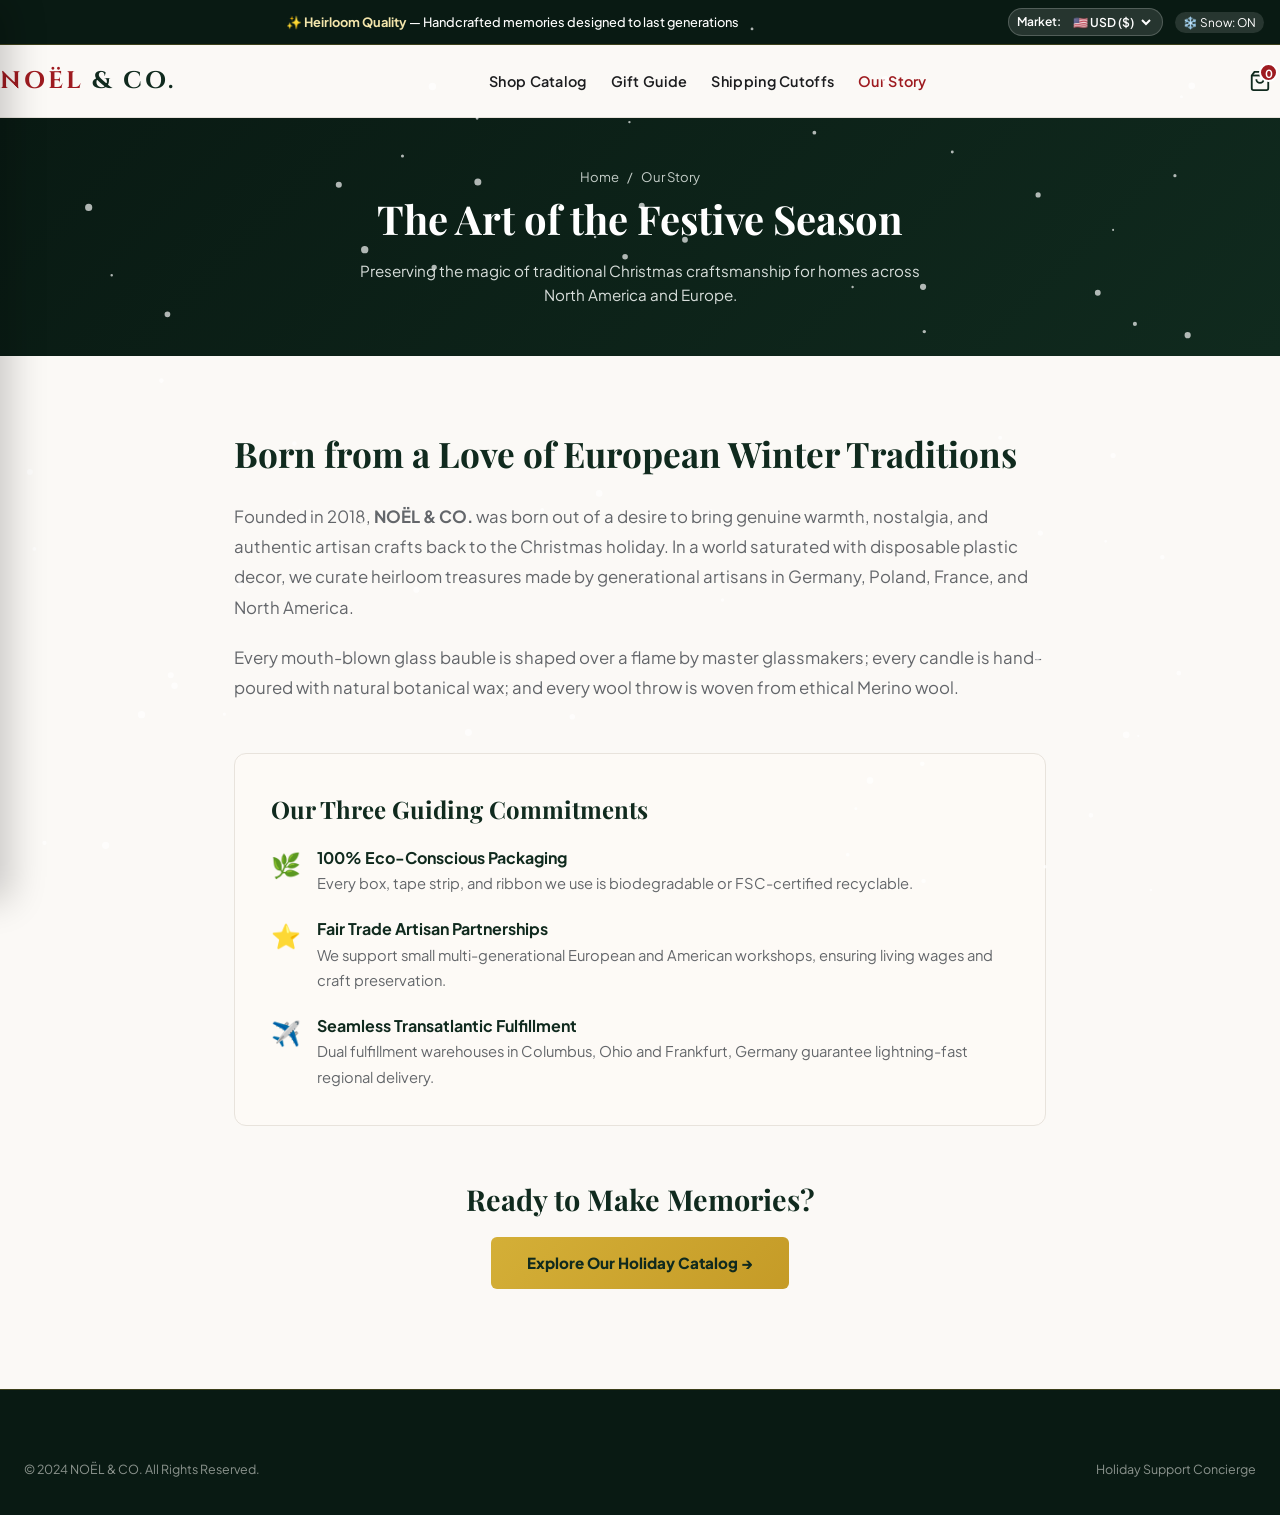
<file: about.html>
<!DOCTYPE html>
<html lang="en">
<head>
  <meta charset="UTF-8">
  <meta name="viewport" content="width=device-width, initial-scale=1.0">
  <title>Our Story &amp; Craftsmanship | NOËL & CO.</title>
  <meta name="description" content="Discover the artisans behind NOËL & CO., preserving centuries-old European Christmas crafts and sustainable holiday traditions.">
  <link rel="icon" href="data:image/svg+xml,<svg xmlns=%22http://www.w3.org/2000/svg%22 viewBox=%220 0 100 100%22><text y=%22.9em%22 font-size=%2290%22>🎄</text></svg>">
  <link rel="stylesheet" href="assets/css/theme.css">
</head>
<body>
  <canvas id="snow-canvas"></canvas>

  <div class="announcement-bar">
    <div class="announcement-bar__inner">
      <div class="announcement-slider" id="announcement-msg">
        <span>✨ <strong>Heirloom Quality</strong> — Handcrafted memories designed to last generations</span>
      </div>
      <div class="announcement-controls">
        <div class="currency-selector">
          <label for="currency-select" style="font-size:0.75rem; margin-right:4px;">Market:</label>
          <select id="currency-select">
            <option value="USD">🇺🇸 USD ($)</option>
            <option value="EUR">🇪🇺 EUR (€)</option>
          </select>
        </div>
        <button class="snow-toggle-btn" id="snow-toggle">❄️ Snow: ON</button>
      </div>
    </div>
  </div>

  <header class="site-header">
    <div class="container header-inner">
      <button class="hamburger-btn" id="hamburger-btn" aria-label="Menu">
        <svg width="24" height="24" viewBox="0 0 24 24" fill="none" stroke="currentColor" stroke-width="2.2"><line x1="3" y1="12" x2="21" y2="12"></line><line x1="3" y1="6" x2="21" y2="6"></line><line x1="3" y1="18" x2="21" y2="18"></line></svg>
      </button>
      <a href="index.html" class="site-brand">
        <div class="brand-logo-text"><span>NOËL</span> &amp; CO.</div>
      </a>
      <nav aria-label="Main Navigation">
        <ul class="site-nav">
          <li><a href="collections.html" class="nav-link">Shop Catalog</a></li>
          <li><a href="gift-guide.html" class="nav-link">Gift Guide</a></li>
          <li><a href="shipping-policy.html" class="nav-link">Shipping Cutoffs</a></li>
          <li><a href="about.html" class="nav-link active">Our Story</a></li>
        </ul>
      </nav>
      <div class="header-actions">
        <button class="action-btn" id="cart-toggle-btn" aria-label="Cart">
          <svg width="22" height="22" viewBox="0 0 24 24" fill="none" stroke="currentColor" stroke-width="2"><path d="M6 2L3 6v14a2 2 0 0 0 2 2h14a2 2 0 0 0 2-2V6l-3-4z"></path><line x1="3" y1="6" x2="21" y2="6"></line><path d="M16 10a4 4 0 0 1-8 0"></path></svg>
          <span class="cart-counter" id="cart-counter">0</span>
        </button>
      </div>
    </div>
  </header>

  <!-- Mobile Drawer -->
  <div class="mobile-nav-overlay" id="mobile-nav-overlay"></div>
  <aside class="mobile-nav-drawer" id="mobile-nav-drawer">
    <div class="mobile-nav-header">
      <div class="brand-logo-text" style="font-size:1.25rem;"><span>NOËL</span> &amp; CO.</div>
      <button id="close-mobile-nav-btn" style="font-size:1.2rem;">✕</button>
    </div>
    <div class="mobile-nav-body">
      <ul class="mobile-nav-list">
        <li class="mobile-nav-item"><a href="index.html">Home Page <span>→</span></a></li>
        <li class="mobile-nav-item"><a href="collections.html">Shop Catalog <span>→</span></a></li>
        <li class="mobile-nav-item"><a href="gift-guide.html">Official Gift Guide <span>→</span></a></li>
        <li class="mobile-nav-item"><a href="about.html" class="active">Our Craftsmanship Story <span>→</span></a></li>
        <li class="mobile-nav-item"><a href="shipping-policy.html">Shipping Cutoffs <span>→</span></a></li>
      </ul>
    </div>
  </aside>

  <div class="page-header-banner">
    <div class="container">
      <div class="breadcrumbs">
        <a href="index.html">Home</a> <span>/</span> <span>Our Story</span>
      </div>
      <h1 class="page-title">The Art of the Festive Season</h1>
      <p style="color: #d8dedb; max-width: 600px; margin: 0 auto; font-size: 0.95rem;">
        Preserving the magic of traditional Christmas craftsmanship for homes across North America and Europe.
      </p>
    </div>
  </div>

  <main style="padding: 70px 0 100px;">
    <div class="container" style="max-width: 860px;">
      <div style="margin-bottom: 50px;">
        <h2 style="font-family: var(--font-heading); font-size: 2.2rem; color: var(--color-primary-forest); margin-bottom: 20px;">
          Born from a Love of European Winter Traditions
        </h2>
        <p style="font-size: 1.05rem; line-height: 1.8; color: var(--color-text-muted); margin-bottom: 20px;">
          Founded in 2018, <strong>NOËL &amp; CO.</strong> was born out of a desire to bring genuine warmth, nostalgia, and authentic artisan crafts back to the Christmas holiday. In a world saturated with disposable plastic decor, we curate heirloom treasures made by generational artisans in Germany, Poland, France, and North America.
        </p>
        <p style="font-size: 1.05rem; line-height: 1.8; color: var(--color-text-muted);">
          Every mouth-blown glass bauble is shaped over a flame by master glassmakers; every candle is hand-poured with natural botanical wax; and every wool throw is woven from ethical Merino wool.
        </p>
      </div>

      <div style="background: #fdfaf6; border: 1px solid var(--color-border); border-radius: 12px; padding: 36px; margin-bottom: 50px;">
        <h3 style="font-family: var(--font-heading); font-size: 1.5rem; color: var(--color-primary-forest); margin-bottom: 16px;">
          Our Three Guiding Commitments
        </h3>
        <div style="display: flex; flex-direction: column; gap: 20px;">
          <div style="display: flex; gap: 16px;">
            <span style="font-size: 1.5rem;">🌿</span>
            <div>
              <strong style="color: var(--color-primary-forest); display: block; font-size: 1rem;">100% Eco-Conscious Packaging</strong>
              <span style="color: var(--color-text-muted); font-size: 0.92rem;">Every box, tape strip, and ribbon we use is biodegradable or FSC-certified recyclable.</span>
            </div>
          </div>
          <div style="display: flex; gap: 16px;">
            <span style="font-size: 1.5rem;">⭐</span>
            <div>
              <strong style="color: var(--color-primary-forest); display: block; font-size: 1rem;">Fair Trade Artisan Partnerships</strong>
              <span style="color: var(--color-text-muted); font-size: 0.92rem;">We support small multi-generational European and American workshops, ensuring living wages and craft preservation.</span>
            </div>
          </div>
          <div style="display: flex; gap: 16px;">
            <span style="font-size: 1.5rem;">✈️</span>
            <div>
              <strong style="color: var(--color-primary-forest); display: block; font-size: 1rem;">Seamless Transatlantic Fulfillment</strong>
              <span style="color: var(--color-text-muted); font-size: 0.92rem;">Dual fulfillment warehouses in Columbus, Ohio and Frankfurt, Germany guarantee lightning-fast regional delivery.</span>
            </div>
          </div>
        </div>
      </div>

      <div style="text-align: center;">
        <h3 style="font-family: var(--font-heading); font-size: 1.8rem; color: var(--color-primary-forest); margin-bottom: 14px;">
          Ready to Make Memories?
        </h3>
        <a href="collections.html" class="btn btn-gold" style="padding: 14px 36px;">
          Explore Our Holiday Catalog →
        </a>
      </div>
    </div>
  </main>

  <nav class="mobile-bottom-nav">
    <a href="index.html" class="bottom-nav-item">
      <svg viewBox="0 0 24 24" fill="none" stroke="currentColor" stroke-width="2"><path d="M3 9l9-7 9 7v11a2 2 0 0 1-2 2H5a2 2 0 0 1-2-2z"></path><polyline points="9 22 9 12 15 12 15 22"></polyline></svg>
      <span>Home</span>
    </a>
    <a href="collections.html" class="bottom-nav-item">
      <svg viewBox="0 0 24 24" fill="none" stroke="currentColor" stroke-width="2"><rect x="3" y="3" width="7" height="7"></rect><rect x="14" y="3" width="7" height="7"></rect><rect x="14" y="14" width="7" height="7"></rect><rect x="3" y="14" width="7" height="7"></rect></svg>
      <span>Shop</span>
    </a>
    <a href="gift-guide.html" class="bottom-nav-item">
      <svg viewBox="0 0 24 24" fill="none" stroke="currentColor" stroke-width="2"><polyline points="20 12 20 22 4 22 4 12"></polyline><rect x="2" y="7" width="20" height="5"></rect><line x1="12" y1="22" x2="12" y2="7"></line></svg>
      <span>Gift Guide</span>
    </a>
    <button class="bottom-nav-item" id="bottom-cart-toggle">
      <svg viewBox="0 0 24 24" fill="none" stroke="currentColor" stroke-width="2"><path d="M6 2L3 6v14a2 2 0 0 0 2 2h14a2 2 0 0 0 2-2V6l-3-4z"></path><line x1="3" y1="6" x2="21" y2="6"></line><path d="M16 10a4 4 0 0 1-8 0"></path></svg>
      <span>Bag</span>
      <span class="bottom-cart-badge" id="bottom-cart-badge">0</span>
    </button>
  </nav>

  <footer class="site-footer">
    <div class="container">
      <div class="footer-bottom" style="border-top:none; padding-top:0;">
        <div>&copy; 2024 NOËL &amp; CO. All Rights Reserved.</div>
        <div><a href="contact.html">Holiday Support Concierge</a></div>
      </div>
    </div>
  </footer>

  <script src="assets/js/products-data.js"></script>
  <script src="assets/js/theme.js"></script>
</body>
</html>
</file>
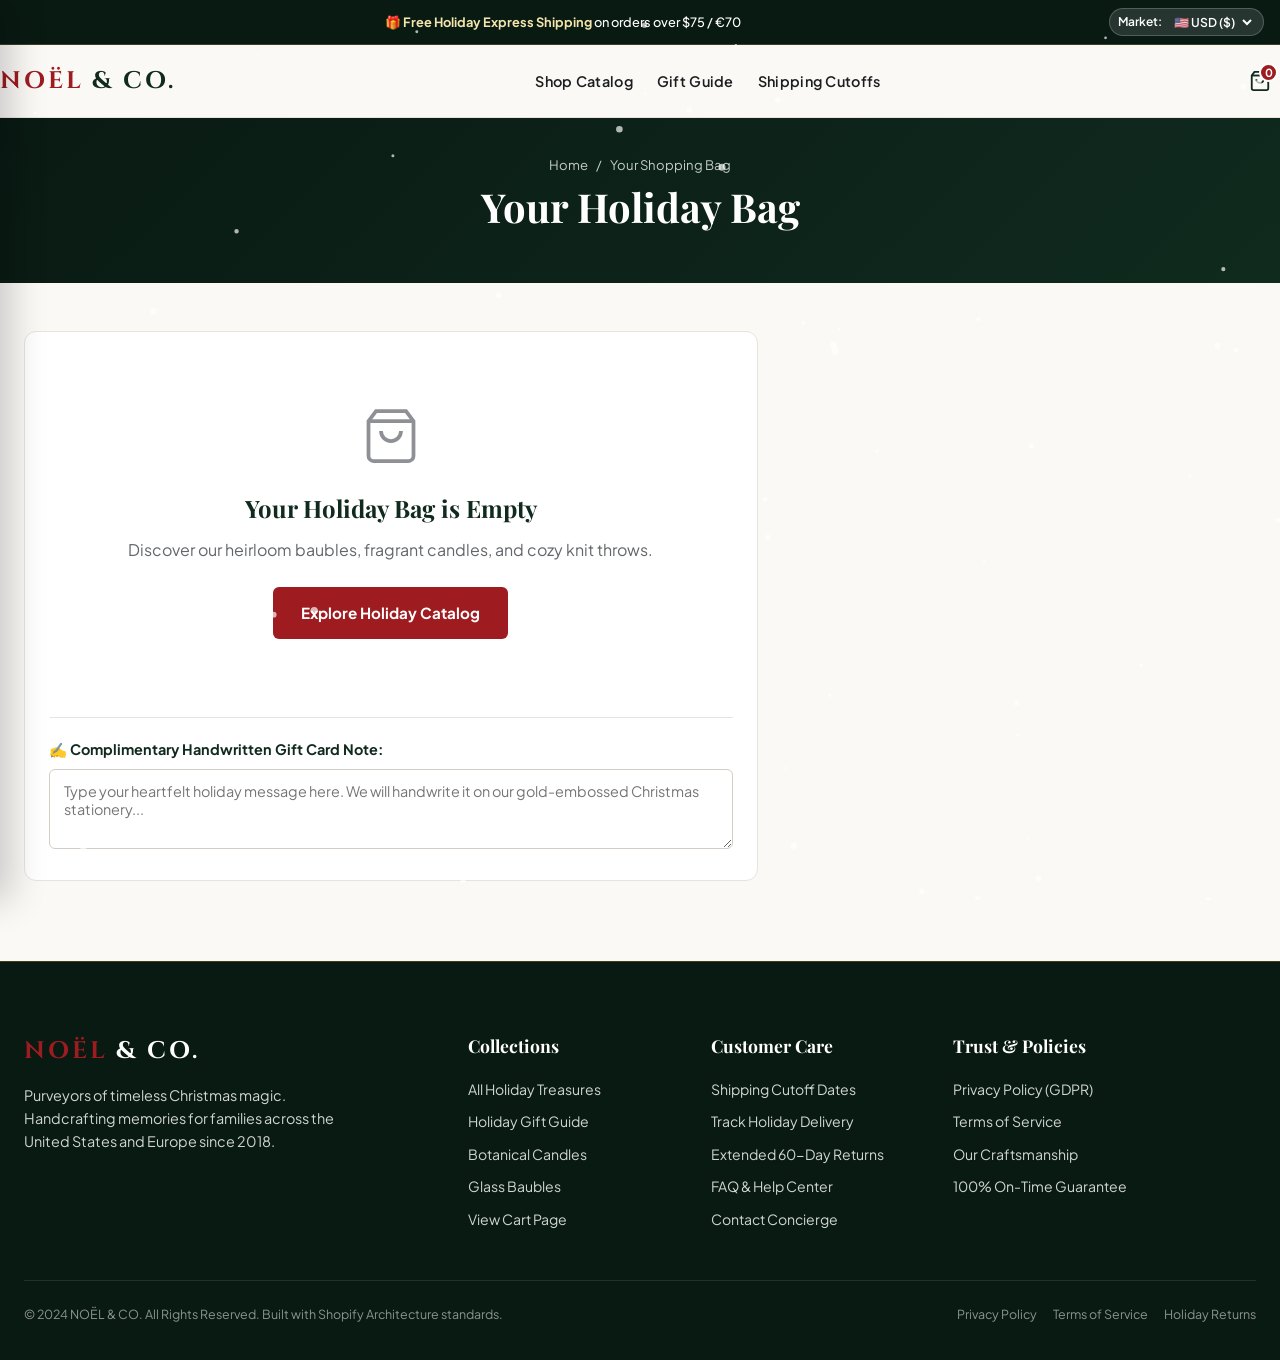
<file: cart.html>
<!DOCTYPE html>
<html lang="en">
<head>
  <meta charset="UTF-8">
  <meta name="viewport" content="width=device-width, initial-scale=1.0">
  <title>Your Holiday Shopping Bag | NOËL & CO.</title>
  <meta name="description" content="Review your holiday bag, customize luxury gift wrapping, apply coupon codes, and proceed to secure checkout.">
  <link rel="icon" href="data:image/svg+xml,<svg xmlns=%22http://www.w3.org/2000/svg%22 viewBox=%220 0 100 100%22><text y=%22.9em%22 font-size=%2290%22>🎄</text></svg>">
  <link rel="stylesheet" href="assets/css/theme.css">
</head>
<body>
  <canvas id="snow-canvas"></canvas>

  <div class="announcement-bar">
    <div class="announcement-bar__inner">
      <div class="announcement-slider" id="announcement-msg">
        <span>🎁 <strong>Free Holiday Express Shipping</strong> on orders over $75 / €70</span>
      </div>
      <div class="announcement-controls">
        <div class="currency-selector">
          <label for="currency-select" style="font-size:0.75rem; margin-right:4px;">Market:</label>
          <select id="currency-select">
            <option value="USD">🇺🇸 USD ($)</option>
            <option value="EUR">🇪🇺 EUR (€)</option>
          </select>
        </div>
      </div>
    </div>
  </div>

  <header class="site-header">
    <div class="container header-inner">
      <button class="hamburger-btn" id="hamburger-btn" aria-label="Menu">
        <svg width="24" height="24" viewBox="0 0 24 24" fill="none" stroke="currentColor" stroke-width="2.2"><line x1="3" y1="12" x2="21" y2="12"></line><line x1="3" y1="6" x2="21" y2="6"></line><line x1="3" y1="18" x2="21" y2="18"></line></svg>
      </button>
      <a href="index.html" class="site-brand">
        <div class="brand-logo-text"><span>NOËL</span> &amp; CO.</div>
      </a>
      <nav aria-label="Main Navigation">
        <ul class="site-nav">
          <li><a href="collections.html" class="nav-link">Shop Catalog</a></li>
          <li><a href="gift-guide.html" class="nav-link">Gift Guide</a></li>
          <li><a href="shipping-policy.html" class="nav-link">Shipping Cutoffs</a></li>
        </ul>
      </nav>
      <div class="header-actions">
        <a href="cart.html" class="action-btn" aria-label="Cart">
          <svg width="22" height="22" viewBox="0 0 24 24" fill="none" stroke="currentColor" stroke-width="2"><path d="M6 2L3 6v14a2 2 0 0 0 2 2h14a2 2 0 0 0 2-2V6l-3-4z"></path><line x1="3" y1="6" x2="21" y2="6"></line><path d="M16 10a4 4 0 0 1-8 0"></path></svg>
          <span class="cart-counter" id="cart-counter">0</span>
        </a>
      </div>
    </div>
  </header>

  <!-- Mobile Drawer -->
  <div class="mobile-nav-overlay" id="mobile-nav-overlay"></div>
  <aside class="mobile-nav-drawer" id="mobile-nav-drawer">
    <div class="mobile-nav-header">
      <div class="brand-logo-text" style="font-size:1.25rem;"><span>NOËL</span> &amp; CO.</div>
      <button id="close-mobile-nav-btn" style="font-size:1.2rem;">✕</button>
    </div>
    <div class="mobile-nav-body">
      <ul class="mobile-nav-list">
        <li class="mobile-nav-item"><a href="index.html">Home Page <span>→</span></a></li>
        <li class="mobile-nav-item"><a href="collections.html">Shop Catalog <span>→</span></a></li>
        <li class="mobile-nav-item"><a href="gift-guide.html">Official Gift Guide <span>→</span></a></li>
        <li class="mobile-nav-item"><a href="cart.html" class="active">View Full Cart <span>→</span></a></li>
        <li class="mobile-nav-item"><a href="checkout.html">Direct Checkout <span>→</span></a></li>
      </ul>
    </div>
  </aside>

  <div class="page-header-banner" style="padding: 36px 0;">
    <div class="container">
      <div class="breadcrumbs">
        <a href="index.html">Home</a> <span>/</span> <span>Your Shopping Bag</span>
      </div>
      <h1 class="page-title">Your Holiday Bag</h1>
    </div>
  </div>

  <main class="cart-page-section">
    <div class="container">
      <div class="cart-page-grid">
        <!-- Cart Items Table Card -->
        <div class="cart-table-card">
          <div id="cart-page-empty" style="display:none; text-align:center; padding:50px 20px;">
            <svg width="60" height="60" viewBox="0 0 24 24" fill="none" stroke="currentColor" stroke-width="1.5" style="color:var(--color-text-light); margin-bottom:16px;"><path d="M6 2L3 6v14a2 2 0 0 0 2 2h14a2 2 0 0 0 2-2V6l-3-4z"></path><line x1="3" y1="6" x2="21" y2="6"></line><path d="M16 10a4 4 0 0 1-8 0"></path></svg>
            <h2 style="font-family:var(--font-heading); color:var(--color-primary-forest); margin-bottom:10px;">Your Holiday Bag is Empty</h2>
            <p style="color:var(--color-text-muted); margin-bottom:24px;">Discover our heirloom baubles, fragrant candles, and cozy knit throws.</p>
            <a href="collections.html" class="btn btn-primary">Explore Holiday Catalog</a>
          </div>

          <div id="cart-page-items">
            <!-- Rendered by theme.js -->
          </div>

          <!-- Handwritten Holiday Card Note -->
          <div style="margin-top: 28px; padding-top: 20px; border-top: 1px solid var(--color-border);">
            <label for="gift-note-text" style="display:block; font-size:0.9rem; font-weight:700; color:var(--color-primary-forest); margin-bottom:8px;">
              ✍️ Complimentary Handwritten Gift Card Note:
            </label>
            <textarea id="gift-note-text" rows="3" class="checkout-input" placeholder="Type your heartfelt holiday message here. We will handwrite it on our gold-embossed Christmas stationery..."></textarea>
          </div>
        </div>

        <!-- Cart Summary Card -->
        <div class="cart-summary-card" id="cart-page-summary-box">
          <h3 style="font-family:var(--font-heading); font-size:1.35rem; color:var(--color-primary-forest); margin-bottom:18px;">
            Order Summary
          </h3>

          <div style="display:flex; justify-content:space-between; margin-bottom:10px; font-size:0.92rem;">
            <span style="color:var(--color-text-muted);">Bag Subtotal</span>
            <span id="cart-page-subtotal" style="font-weight:700;">$0.00</span>
          </div>

          <div id="cart-page-discount-row" style="display:none; justify-content:space-between; margin-bottom:10px; font-size:0.92rem; color:#27ae60;">
            <span>Holiday Promo</span>
            <span id="cart-page-discount-val">-$0.00</span>
          </div>

          <div style="display:flex; justify-content:space-between; margin-bottom:14px; font-size:0.92rem;">
            <span style="color:var(--color-text-muted);">Estimated Shipping</span>
            <span style="color:#27ae60; font-weight:700;">Pre-Christmas Delivery</span>
          </div>

          <div style="display:flex; justify-content:space-between; padding-top:14px; border-top:1px solid var(--color-border); font-size:1.25rem; font-weight:800; color:var(--color-primary-forest); margin-bottom:20px;">
            <span>Total</span>
            <span id="cart-page-final-total">$0.00</span>
          </div>

          <!-- Coupon Code Input -->
          <div style="margin-bottom:24px;">
            <span style="font-size:0.8rem; font-weight:700; color:var(--color-text-muted); text-transform:uppercase;">Holiday Promo Code:</span>
            <div class="coupon-box">
              <input type="text" id="coupon-code-input" class="coupon-input" placeholder="Enter XMAS15">
              <button class="coupon-btn" id="apply-coupon-btn">Apply</button>
            </div>
            <span style="font-size:0.75rem; color:#888; display:block; margin-top:4px;">Tip: Use code <strong>XMAS15</strong> for 15% OFF!</span>
          </div>

          <a href="checkout.html" class="btn btn-primary" style="width:100%; padding:14px; font-size:1rem;">
            Proceed to Secure Checkout →
          </a>

          <div class="cart-payment-icons" style="margin-top:18px;">
            <span class="payment-badge">Shop Pay</span>
            <span class="payment-badge">Apple Pay</span>
            <span class="payment-badge">PayPal</span>
            <span class="payment-badge">Klarna</span>
          </div>
        </div>
      </div>
    </div>
  </main>

  <nav class="mobile-bottom-nav">
    <a href="index.html" class="bottom-nav-item">
      <svg viewBox="0 0 24 24" fill="none" stroke="currentColor" stroke-width="2"><path d="M3 9l9-7 9 7v11a2 2 0 0 1-2 2H5a2 2 0 0 1-2-2z"></path><polyline points="9 22 9 12 15 12 15 22"></polyline></svg>
      <span>Home</span>
    </a>
    <a href="collections.html" class="bottom-nav-item">
      <svg viewBox="0 0 24 24" fill="none" stroke="currentColor" stroke-width="2"><rect x="3" y="3" width="7" height="7"></rect><rect x="14" y="3" width="7" height="7"></rect><rect x="14" y="14" width="7" height="7"></rect><rect x="3" y="14" width="7" height="7"></rect></svg>
      <span>Shop</span>
    </a>
    <a href="gift-guide.html" class="bottom-nav-item">
      <svg viewBox="0 0 24 24" fill="none" stroke="currentColor" stroke-width="2"><polyline points="20 12 20 22 4 22 4 12"></polyline><rect x="2" y="7" width="20" height="5"></rect><line x1="12" y1="22" x2="12" y2="7"></line></svg>
      <span>Gift Guide</span>
    </a>
    <a href="cart.html" class="bottom-nav-item active">
      <svg viewBox="0 0 24 24" fill="none" stroke="currentColor" stroke-width="2"><path d="M6 2L3 6v14a2 2 0 0 0 2 2h14a2 2 0 0 0 2-2V6l-3-4z"></path><line x1="3" y1="6" x2="21" y2="6"></line><path d="M16 10a4 4 0 0 1-8 0"></path></svg>
      <span>Bag</span>
      <span class="bottom-cart-badge" id="bottom-cart-badge">0</span>
    </a>
  </nav>

  <footer class="site-footer">
    <div class="container">
      <div class="footer-grid">
        <div>
          <div class="brand-logo-text" style="color:#ffffff; margin-bottom:14px;"><span>NOËL</span> &amp; CO.</div>
          <p style="font-size:0.9rem; line-height:1.6; max-width:320px; margin-bottom:20px;">
            Purveyors of timeless Christmas magic. Handcrafting memories for families across the United States and Europe since 2018.
          </p>
        </div>
        <div>
          <h4 class="footer-col-title">Collections</h4>
          <ul class="footer-links">
            <li><a href="collections.html">All Holiday Treasures</a></li>
            <li><a href="gift-guide.html">Holiday Gift Guide</a></li>
            <li><a href="product.html?id=prod-candle">Botanical Candles</a></li>
            <li><a href="product.html?id=prod-ornaments">Glass Baubles</a></li>
            <li><a href="cart.html">View Cart Page</a></li>
          </ul>
        </div>
        <div>
          <h4 class="footer-col-title">Customer Care</h4>
          <ul class="footer-links">
            <li><a href="shipping-policy.html">Shipping Cutoff Dates</a></li>
            <li><a href="track-order.html">Track Holiday Delivery</a></li>
            <li><a href="returns-policy.html">Extended 60-Day Returns</a></li>
            <li><a href="faq.html">FAQ &amp; Help Center</a></li>
            <li><a href="contact.html">Contact Concierge</a></li>
          </ul>
        </div>
        <div>
          <h4 class="footer-col-title">Trust &amp; Policies</h4>
          <ul class="footer-links">
            <li><a href="privacy-policy.html">Privacy Policy (GDPR)</a></li>
            <li><a href="terms-of-service.html">Terms of Service</a></li>
            <li><a href="about.html">Our Craftsmanship</a></li>
            <li><a href="shipping-policy.html">100% On-Time Guarantee</a></li>
          </ul>
        </div>
      </div>
      <div class="footer-bottom">
        <div>&copy; 2024 NOËL &amp; CO. All Rights Reserved. Built with Shopify Architecture standards.</div>
        <div style="display:flex; gap:16px;">
          <a href="privacy-policy.html">Privacy Policy</a>
          <a href="terms-of-service.html">Terms of Service</a>
          <a href="returns-policy.html">Holiday Returns</a>
        </div>
      </div>
    </div>
  </footer>

  <script src="assets/js/products-data.js"></script>
  <script src="assets/js/theme.js"></script>
</body>
</html>
</file>
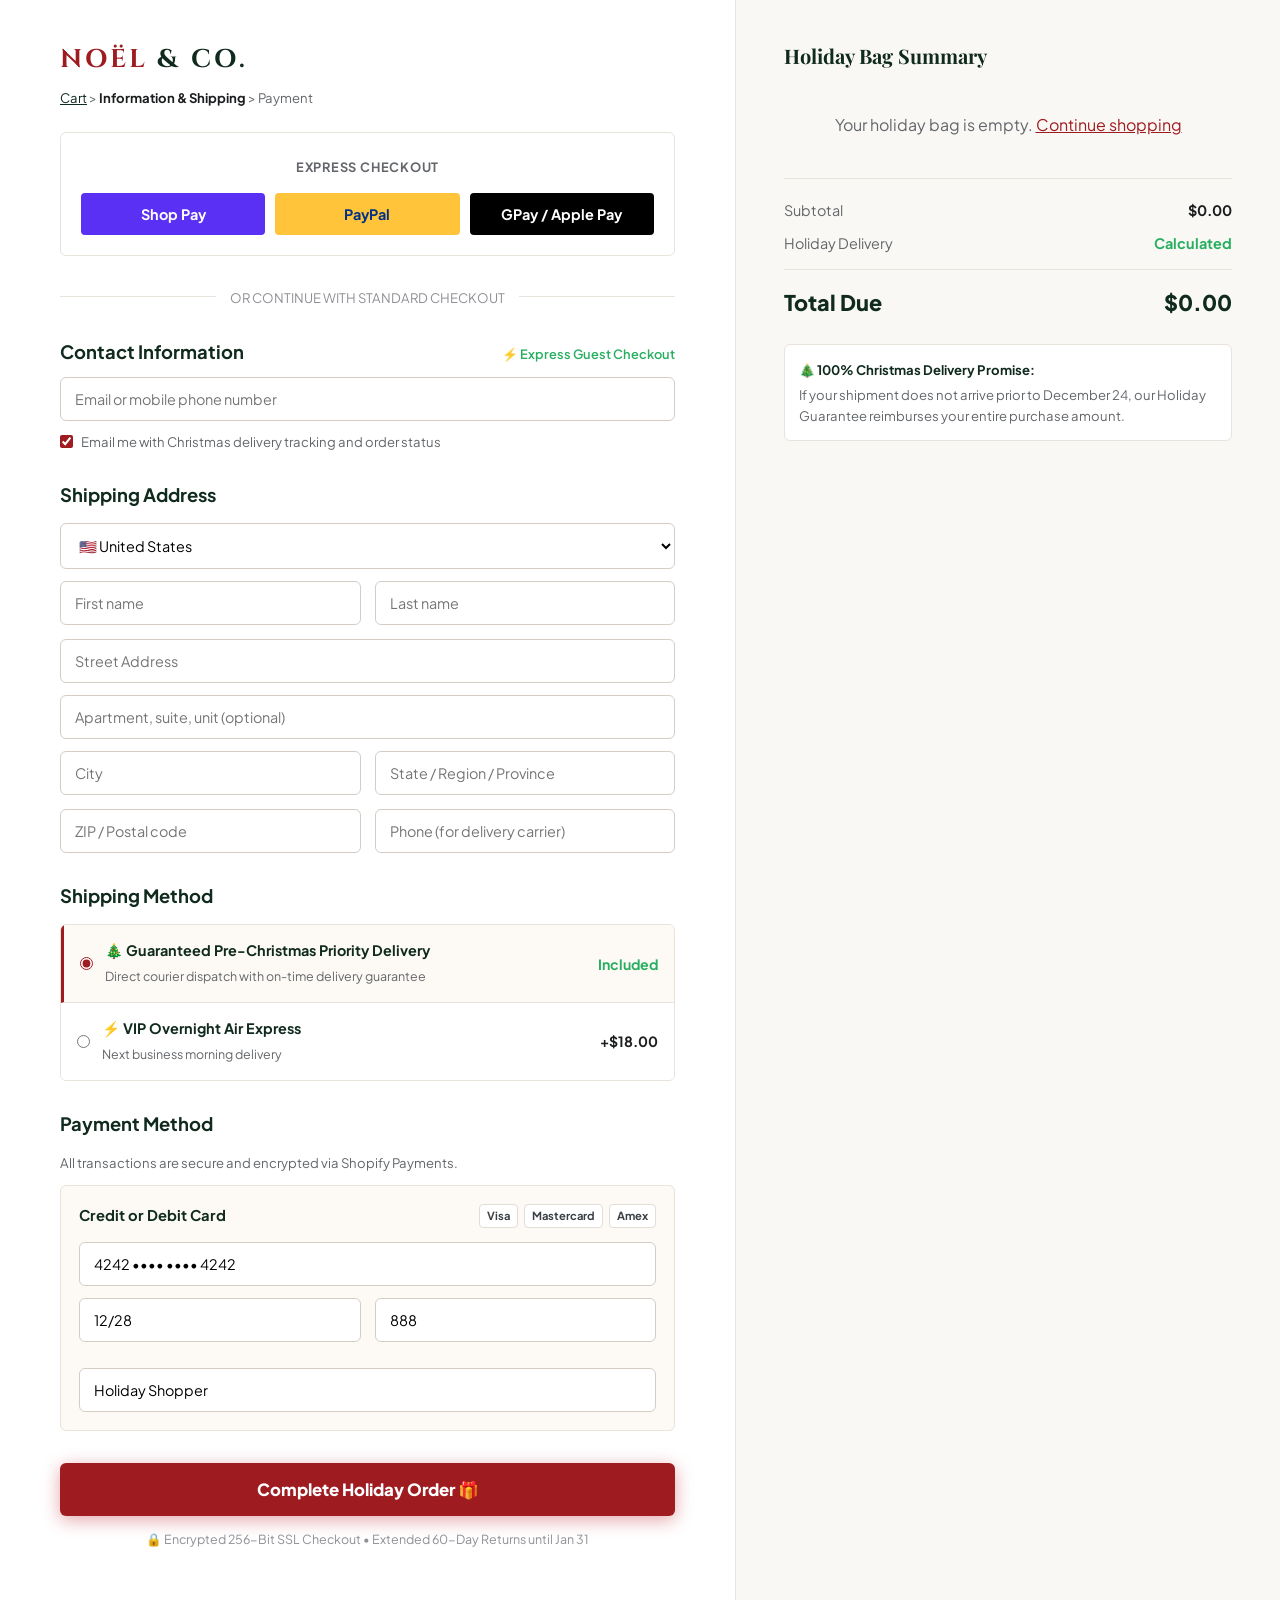
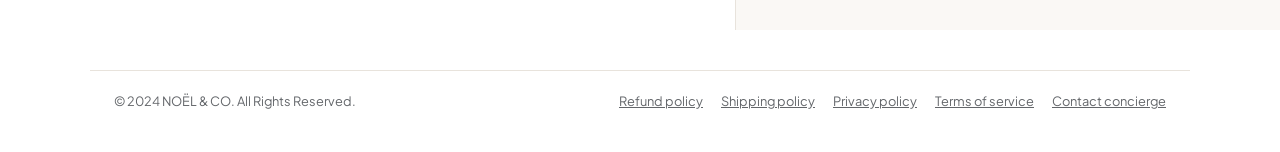
<file: checkout.html>
<!DOCTYPE html>
<html lang="en">
<head>
  <meta charset="UTF-8">
  <meta name="viewport" content="width=device-width, initial-scale=1.0">
  <title>Checkout | NOËL & CO. (Shopify Secure Checkout)</title>
  <meta name="description" content="Shopify 256-bit encrypted checkout. Guaranteed pre-Christmas holiday delivery to USA & EU.">
  <link rel="icon" href="data:image/svg+xml,<svg xmlns=%22http://www.w3.org/2000/svg%22 viewBox=%220 0 100 100%22><text y=%22.9em%22 font-size=%2290%22>🎄</text></svg>">
  <link rel="stylesheet" href="assets/css/theme.css">
</head>
<body style="background:#ffffff; padding-bottom:0;">

  <!-- Main Checkout 2-Column Split -->
  <div class="checkout-wrapper">
    <!-- Left Column: Checkout Form -->
    <main class="checkout-main">
      <!-- Checkout Brand Header -->
      <div style="margin-bottom: 24px;">
        <a href="index.html" class="brand-logo-text" style="font-size: 1.6rem;">
          <span>NOËL</span> &amp; CO.
        </a>
        <div style="font-size: 0.82rem; color: var(--color-text-muted); margin-top: 6px;">
          <a href="cart.html" style="color: var(--color-primary-forest); text-decoration: underline;">Cart</a> &gt;
          <span style="font-weight: 700; color: var(--color-text-main);">Information &amp; Shipping</span> &gt;
          <span>Payment</span>
        </div>
      </div>

      <!-- Express Checkout Options (Shopify Standard) -->
      <div class="express-checkout-box">
        <span style="font-size: 0.8rem; color: var(--color-text-muted); text-transform: uppercase; letter-spacing: 0.06em; font-weight: 700;">Express Checkout</span>
        <div class="express-buttons-grid">
          <button type="button" class="btn-express-shop-pay" onclick="window.NoelApp.showToast('Redirecting to Shop Pay Express...')">
            Shop Pay
          </button>
          <button type="button" class="btn-express-paypal" onclick="window.NoelApp.showToast('Connecting to PayPal Sandbox...')">
            PayPal
          </button>
          <button type="button" class="btn-express-gpay" onclick="window.NoelApp.showToast('Apple Pay / GPay activated')">
            GPay / Apple Pay
          </button>
        </div>
      </div>

      <div style="position: relative; text-align: center; margin: 28px 0;">
        <div style="position: absolute; top: 50%; left: 0; right: 0; height: 1px; background: var(--color-border); z-index: 1;"></div>
        <span style="position: relative; z-index: 2; background: #fff; padding: 0 14px; font-size: 0.82rem; color: var(--color-text-light); text-transform: uppercase;">OR CONTINUE WITH STANDARD CHECKOUT</span>
      </div>

      <!-- Checkout Form -->
      <form id="checkout-address-form">
        <!-- Contact Information -->
        <div style="margin-bottom: 28px;">
          <div style="display: flex; justify-content: space-between; align-items: baseline; margin-bottom: 10px;">
            <h3 class="checkout-section-title" style="margin-bottom: 0;">Contact Information</h3>
            <span style="font-size: 0.8rem; color: #27ae60; font-weight: 600;">⚡ Express Guest Checkout</span>
          </div>
          <input type="email" class="checkout-input" placeholder="Email or mobile phone number" required style="margin-bottom: 10px;">
          <label style="display: flex; align-items: center; gap: 8px; font-size: 0.82rem; color: var(--color-text-muted); cursor: pointer;">
            <input type="checkbox" checked style="accent-color: var(--color-festive-red);">
            Email me with Christmas delivery tracking and order status
          </label>
        </div>

        <!-- Shipping Address -->
        <div style="margin-bottom: 28px;">
          <h3 class="checkout-section-title">Shipping Address</h3>
          
          <div style="margin-bottom: 12px;">
            <select class="checkout-input" id="shipping-country-select">
              <option value="US">🇺🇸 United States</option>
              <option value="GB">🇬🇧 United Kingdom</option>
              <option value="DE">🇩🇪 Germany</option>
              <option value="FR">🇫🇷 France</option>
              <option value="IT">🇮🇹 Italy</option>
              <option value="ES">🇪🇸 Spain</option>
              <option value="NL">🇳🇱 Netherlands</option>
              <option value="CA">🇨🇦 Canada</option>
            </select>
          </div>

          <div class="form-grid-2">
            <input type="text" class="checkout-input" placeholder="First name" required>
            <input type="text" class="checkout-input" placeholder="Last name" required>
          </div>

          <input type="text" class="checkout-input" placeholder="Street Address" required style="margin-bottom: 12px;">
          <input type="text" class="checkout-input" placeholder="Apartment, suite, unit (optional)" style="margin-bottom: 12px;">

          <div class="form-grid-2">
            <input type="text" class="checkout-input" placeholder="City" required>
            <input type="text" class="checkout-input" placeholder="State / Region / Province" required>
          </div>

          <div class="form-grid-2">
            <input type="text" class="checkout-input" placeholder="ZIP / Postal code" required>
            <input type="tel" class="checkout-input" placeholder="Phone (for delivery carrier)">
          </div>
        </div>

        <!-- Shipping Method -->
        <div style="margin-bottom: 28px;">
          <h3 class="checkout-section-title">Shipping Method</h3>
          <div class="shipping-radio-box">
            <label class="shipping-radio-row selected">
              <div style="display: flex; align-items: center; gap: 12px;">
                <input type="radio" name="ship_method" checked style="accent-color: var(--color-festive-red);">
                <div>
                  <strong style="display: block; font-size: 0.9rem; color: var(--color-primary-forest);">🎄 Guaranteed Pre-Christmas Priority Delivery</strong>
                  <span style="font-size: 0.78rem; color: var(--color-text-muted);">Direct courier dispatch with on-time delivery guarantee</span>
                </div>
              </div>
              <span style="font-weight: 700; color: #27ae60; font-size: 0.88rem;">Included</span>
            </label>

            <label class="shipping-radio-row">
              <div style="display: flex; align-items: center; gap: 12px;">
                <input type="radio" name="ship_method" style="accent-color: var(--color-festive-red);">
                <div>
                  <strong style="display: block; font-size: 0.9rem; color: var(--color-primary-forest);">⚡ VIP Overnight Air Express</strong>
                  <span style="font-size: 0.78rem; color: var(--color-text-muted);">Next business morning delivery</span>
                </div>
              </div>
              <span style="font-weight: 700; font-size: 0.88rem;">+$18.00</span>
            </label>
          </div>
        </div>

        <!-- Payment -->
        <div style="margin-bottom: 32px;">
          <h3 class="checkout-section-title">Payment Method</h3>
          <p style="font-size: 0.82rem; color: var(--color-text-muted); margin-bottom: 12px;">All transactions are secure and encrypted via Shopify Payments.</p>
          
          <div style="border: 1px solid var(--color-border); border-radius: 6px; padding: 18px; background: #fdfaf6;">
            <div style="display:flex; justify-content:space-between; align-items:center; margin-bottom:14px;">
              <span style="font-weight:700; color:var(--color-primary-forest); font-size:0.92rem;">Credit or Debit Card</span>
              <div style="display:flex; gap:6px;">
                <span class="payment-badge">Visa</span>
                <span class="payment-badge">Mastercard</span>
                <span class="payment-badge">Amex</span>
              </div>
            </div>

            <input type="text" class="checkout-input" placeholder="Card number (4242 •••• •••• 4242)" style="margin-bottom: 12px;" value="4242 •••• •••• 4242">
            <div class="form-grid-2">
              <input type="text" class="checkout-input" placeholder="Expiration date (MM / YY)" value="12/28">
              <input type="text" class="checkout-input" placeholder="Security code (CVV)" value="888">
            </div>
            <input type="text" class="checkout-input" placeholder="Name on card" value="Holiday Shopper" style="margin-top: 12px;">
          </div>
        </div>

        <!-- Submit Button -->
        <button type="submit" class="btn btn-primary" style="width: 100%; padding: 16px; font-size: 1.05rem; font-weight: 800; border-radius: 6px; box-shadow: 0 4px 18px rgba(190, 30, 45, 0.4);">
          Complete Holiday Order 🎁
        </button>

        <p style="text-align: center; font-size: 0.78rem; color: var(--color-text-light); margin-top: 14px;">
          🔒 Encrypted 256-Bit SSL Checkout • Extended 60-Day Returns until Jan 31
        </p>
      </form>
    </main>

    <!-- Right Column: Order Summary Sidebar -->
    <aside class="checkout-sidebar">
      <div style="position: sticky; top: 40px;">
        <h3 style="font-family: var(--font-heading); font-size: 1.25rem; color: var(--color-primary-forest); margin-bottom: 20px;">
          Holiday Bag Summary
        </h3>

        <!-- Cart Items Injected Dynamically -->
        <div id="checkout-order-items" style="border-bottom: 1px solid var(--color-border); padding-bottom: 20px; margin-bottom: 20px;">
          <!-- Dynamically populated by theme.js -->
        </div>

        <!-- Costs Breakdown -->
        <div style="display: flex; justify-content: space-between; font-size: 0.9rem; margin-bottom: 10px;">
          <span style="color: var(--color-text-muted);">Subtotal</span>
          <span id="checkout-subtotal" style="font-weight: 700;">$0.00</span>
        </div>

        <div style="display: flex; justify-content: space-between; font-size: 0.9rem; margin-bottom: 14px;">
          <span style="color: var(--color-text-muted);">Holiday Delivery</span>
          <span id="checkout-shipping-val" style="font-weight: 700; color: #27ae60;">Calculated</span>
        </div>

        <div style="display: flex; justify-content: space-between; align-items: baseline; padding-top: 16px; border-top: 1px solid var(--color-border); font-size: 1.35rem; font-weight: 800; color: var(--color-primary-forest);">
          <span>Total Due</span>
          <span id="checkout-final-amount">$0.00</span>
        </div>

        <div style="background: #ffffff; border: 1px solid var(--color-border); border-radius: 6px; padding: 14px; margin-top: 24px; font-size: 0.82rem; color: var(--color-text-muted);">
          <strong style="color: var(--color-primary-forest); display: block; margin-bottom: 4px;">🎄 100% Christmas Delivery Promise:</strong>
          If your shipment does not arrive prior to December 24, our Holiday Guarantee reimburses your entire purchase amount.
        </div>
      </div>
    </aside>
  </div>

  <footer style="max-width: 1100px; margin: 40px auto 20px; padding: 20px 24px; border-top: 1px solid var(--color-border); display: flex; flex-wrap: wrap; justify-content: space-between; align-items: center; font-size: 0.8rem; color: var(--color-text-muted); gap: 12px;">
    <div>&copy; 2024 NOËL &amp; CO. All Rights Reserved.</div>
    <div style="display: flex; gap: 18px; flex-wrap: wrap;">
      <a href="returns-policy.html" style="color: var(--color-text-muted); text-decoration: underline;">Refund policy</a>
      <a href="shipping-policy.html" style="color: var(--color-text-muted); text-decoration: underline;">Shipping policy</a>
      <a href="privacy-policy.html" style="color: var(--color-text-muted); text-decoration: underline;">Privacy policy</a>
      <a href="terms-of-service.html" style="color: var(--color-text-muted); text-decoration: underline;">Terms of service</a>
      <a href="contact.html" style="color: var(--color-text-muted); text-decoration: underline;">Contact concierge</a>
    </div>
  </footer>

  <script src="assets/js/products-data.js"></script>
  <script src="assets/js/theme.js"></script>
</body>
</html>
</file>
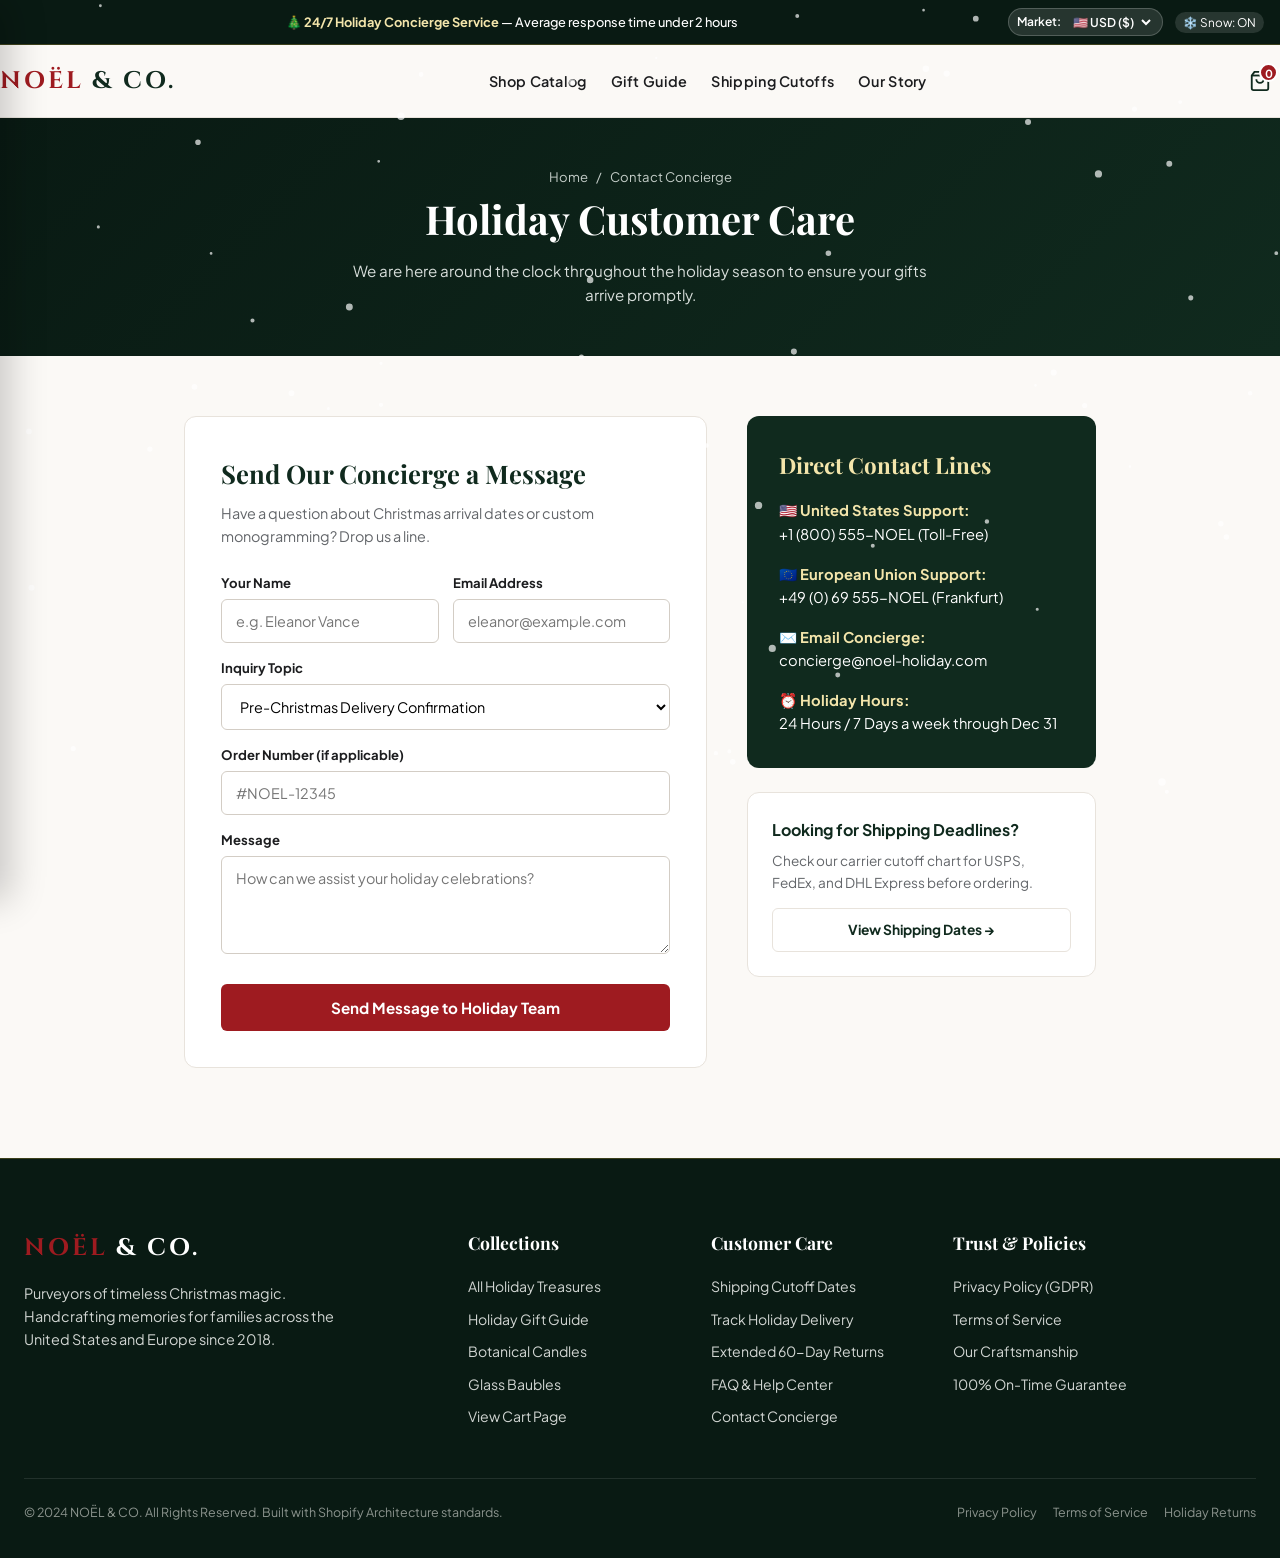
<file: contact.html>
<!DOCTYPE html>
<html lang="en">
<head>
  <meta charset="UTF-8">
  <meta name="viewport" content="width=device-width, initial-scale=1.0">
  <title>Holiday Concierge &amp; Support | NOËL & CO.</title>
  <meta name="description" content="Reach our 24/7 Holiday Concierge for order tracking, expedited shipping inquiries, and corporate gift consulting.">
  <link rel="icon" href="data:image/svg+xml,<svg xmlns=%22http://www.w3.org/2000/svg%22 viewBox=%220 0 100 100%22><text y=%22.9em%22 font-size=%2290%22>🎄</text></svg>">
  <link rel="stylesheet" href="assets/css/theme.css">
</head>
<body>
  <canvas id="snow-canvas"></canvas>

  <div class="announcement-bar">
    <div class="announcement-bar__inner">
      <div class="announcement-slider" id="announcement-msg">
        <span>🎄 <strong>24/7 Holiday Concierge Service</strong> — Average response time under 2 hours</span>
      </div>
      <div class="announcement-controls">
        <div class="currency-selector">
          <label for="currency-select" style="font-size:0.75rem; margin-right:4px;">Market:</label>
          <select id="currency-select">
            <option value="USD">🇺🇸 USD ($)</option>
            <option value="EUR">🇪🇺 EUR (€)</option>
          </select>
        </div>
        <button class="snow-toggle-btn" id="snow-toggle">❄️ Snow: ON</button>
      </div>
    </div>
  </div>

  <header class="site-header">
    <div class="container header-inner">
      <button class="hamburger-btn" id="hamburger-btn" aria-label="Menu">
        <svg width="24" height="24" viewBox="0 0 24 24" fill="none" stroke="currentColor" stroke-width="2.2"><line x1="3" y1="12" x2="21" y2="12"></line><line x1="3" y1="6" x2="21" y2="6"></line><line x1="3" y1="18" x2="21" y2="18"></line></svg>
      </button>
      <a href="index.html" class="site-brand">
        <div class="brand-logo-text"><span>NOËL</span> &amp; CO.</div>
      </a>
      <nav aria-label="Main Navigation">
        <ul class="site-nav">
          <li><a href="collections.html" class="nav-link">Shop Catalog</a></li>
          <li><a href="gift-guide.html" class="nav-link">Gift Guide</a></li>
          <li><a href="shipping-policy.html" class="nav-link">Shipping Cutoffs</a></li>
          <li><a href="about.html" class="nav-link">Our Story</a></li>
        </ul>
      </nav>
      <div class="header-actions">
        <button class="action-btn" id="cart-toggle-btn" aria-label="Cart">
          <svg width="22" height="22" viewBox="0 0 24 24" fill="none" stroke="currentColor" stroke-width="2"><path d="M6 2L3 6v14a2 2 0 0 0 2 2h14a2 2 0 0 0 2-2V6l-3-4z"></path><line x1="3" y1="6" x2="21" y2="6"></line><path d="M16 10a4 4 0 0 1-8 0"></path></svg>
          <span class="cart-counter" id="cart-counter">0</span>
        </button>
      </div>
    </div>
  </header>

  <!-- Mobile Drawer -->
  <div class="mobile-nav-overlay" id="mobile-nav-overlay"></div>
  <aside class="mobile-nav-drawer" id="mobile-nav-drawer">
    <div class="mobile-nav-header">
      <div class="brand-logo-text" style="font-size:1.25rem;"><span>NOËL</span> &amp; CO.</div>
      <button id="close-mobile-nav-btn" style="font-size:1.2rem;">✕</button>
    </div>
    <div class="mobile-nav-body">
      <ul class="mobile-nav-list">
        <li class="mobile-nav-item"><a href="index.html">Home Page <span>→</span></a></li>
        <li class="mobile-nav-item"><a href="collections.html">Shop Catalog <span>→</span></a></li>
        <li class="mobile-nav-item"><a href="gift-guide.html">Official Gift Guide <span>→</span></a></li>
        <li class="mobile-nav-item"><a href="contact.html" class="active">Holiday Concierge <span>→</span></a></li>
        <li class="mobile-nav-item"><a href="shipping-policy.html">Shipping Cutoffs <span>→</span></a></li>
      </ul>
    </div>
  </aside>

  <div class="page-header-banner">
    <div class="container">
      <div class="breadcrumbs">
        <a href="index.html">Home</a> <span>/</span> <span>Contact Concierge</span>
      </div>
      <h1 class="page-title">Holiday Customer Care</h1>
      <p style="color: #d8dedb; max-width: 600px; margin: 0 auto; font-size: 0.95rem;">
        We are here around the clock throughout the holiday season to ensure your gifts arrive promptly.
      </p>
    </div>
  </div>

  <main style="padding: 60px 0 90px;">
    <div class="container" style="max-width: 960px;">
      <div style="display: grid; grid-template-columns: 1.2fr 0.8fr; gap: 40px;">
        <!-- Contact Form -->
        <div class="contact-card-box">
          <h2 style="font-family: var(--font-heading); color: var(--color-primary-forest); font-size: 1.6rem; margin-bottom: 8px;">
            Send Our Concierge a Message
          </h2>
          <p style="color: var(--color-text-muted); font-size: 0.9rem; margin-bottom: 24px;">
            Have a question about Christmas arrival dates or custom monogramming? Drop us a line.
          </p>

          <form onsubmit="event.preventDefault(); window.NoelApp.showToast('Message sent! Our concierge will reply within 2 hours.'); this.reset();">
            <div class="form-grid-2">
              <div>
                <label style="display:block; font-size:0.82rem; font-weight:700; margin-bottom:6px;">Your Name</label>
                <input type="text" class="checkout-input" placeholder="e.g. Eleanor Vance" required>
              </div>
              <div>
                <label style="display:block; font-size:0.82rem; font-weight:700; margin-bottom:6px;">Email Address</label>
                <input type="email" class="checkout-input" placeholder="eleanor@example.com" required>
              </div>
            </div>

            <div style="margin-bottom: 14px;">
              <label style="display:block; font-size:0.82rem; font-weight:700; margin-bottom:6px;">Inquiry Topic</label>
              <select class="checkout-input">
                <option>Pre-Christmas Delivery Confirmation</option>
                <option>Track an Existing Holiday Order</option>
                <option>Custom Gift Wrapping &amp; Card Message</option>
                <option>Corporate &amp; Bulk Holiday Gifting</option>
                <option>Product Question</option>
              </select>
            </div>

            <div style="margin-bottom: 14px;">
              <label style="display:block; font-size:0.82rem; font-weight:700; margin-bottom:6px;">Order Number (if applicable)</label>
              <input type="text" class="checkout-input" placeholder="#NOEL-12345">
            </div>

            <div style="margin-bottom: 24px;">
              <label style="display:block; font-size:0.82rem; font-weight:700; margin-bottom:6px;">Message</label>
              <textarea class="checkout-input" rows="4" placeholder="How can we assist your holiday celebrations?" required></textarea>
            </div>

            <button type="submit" class="btn btn-primary" style="width: 100%; padding: 14px;">
              Send Message to Holiday Team
            </button>
          </form>
        </div>

        <!-- Direct Contact Details -->
        <div>
          <div style="background: var(--color-primary-forest); color: #fff; border-radius: var(--radius-md); padding: 32px; margin-bottom: 24px;">
            <h3 style="font-family: var(--font-heading); font-size: 1.4rem; margin-bottom: 16px; color: var(--color-gold-light);">
              Direct Contact Lines
            </h3>
            <div style="display: flex; flex-direction: column; gap: 16px; font-size: 0.92rem;">
              <div>
                <strong style="color: var(--color-gold-light); display: block;">🇺🇸 United States Support:</strong>
                <span>+1 (800) 555-NOEL (Toll-Free)</span>
              </div>
              <div>
                <strong style="color: var(--color-gold-light); display: block;">🇪🇺 European Union Support:</strong>
                <span>+49 (0) 69 555-NOEL (Frankfurt)</span>
              </div>
              <div>
                <strong style="color: var(--color-gold-light); display: block;">✉️ Email Concierge:</strong>
                <span>concierge@noel-holiday.com</span>
              </div>
              <div>
                <strong style="color: var(--color-gold-light); display: block;">⏰ Holiday Hours:</strong>
                <span>24 Hours / 7 Days a week through Dec 31</span>
              </div>
            </div>
          </div>

          <div style="background: #fff; border: 1px solid var(--color-border); border-radius: var(--radius-md); padding: 24px;">
            <h4 style="font-weight: 700; color: var(--color-primary-forest); margin-bottom: 8px;">Looking for Shipping Deadlines?</h4>
            <p style="font-size: 0.85rem; color: var(--color-text-muted); margin-bottom: 14px;">
              Check our carrier cutoff chart for USPS, FedEx, and DHL Express before ordering.
            </p>
            <a href="shipping-policy.html" class="btn btn-outline" style="width: 100%; color: var(--color-primary-forest); border-color: var(--color-border); padding: 10px; font-size: 0.86rem;">
              View Shipping Dates →
            </a>
          </div>
        </div>
      </div>
    </div>
  </main>

  <nav class="mobile-bottom-nav">
    <a href="index.html" class="bottom-nav-item">
      <svg viewBox="0 0 24 24" fill="none" stroke="currentColor" stroke-width="2"><path d="M3 9l9-7 9 7v11a2 2 0 0 1-2 2H5a2 2 0 0 1-2-2z"></path><polyline points="9 22 9 12 15 12 15 22"></polyline></svg>
      <span>Home</span>
    </a>
    <a href="collections.html" class="bottom-nav-item">
      <svg viewBox="0 0 24 24" fill="none" stroke="currentColor" stroke-width="2"><rect x="3" y="3" width="7" height="7"></rect><rect x="14" y="3" width="7" height="7"></rect><rect x="14" y="14" width="7" height="7"></rect><rect x="3" y="14" width="7" height="7"></rect></svg>
      <span>Shop</span>
    </a>
    <a href="gift-guide.html" class="bottom-nav-item">
      <svg viewBox="0 0 24 24" fill="none" stroke="currentColor" stroke-width="2"><polyline points="20 12 20 22 4 22 4 12"></polyline><rect x="2" y="7" width="20" height="5"></rect><line x1="12" y1="22" x2="12" y2="7"></line></svg>
      <span>Gift Guide</span>
    </a>
    <button class="bottom-nav-item" id="bottom-cart-toggle">
      <svg viewBox="0 0 24 24" fill="none" stroke="currentColor" stroke-width="2"><path d="M6 2L3 6v14a2 2 0 0 0 2 2h14a2 2 0 0 0 2-2V6l-3-4z"></path><line x1="3" y1="6" x2="21" y2="6"></line><path d="M16 10a4 4 0 0 1-8 0"></path></svg>
      <span>Bag</span>
      <span class="bottom-cart-badge" id="bottom-cart-badge">0</span>
    </button>
  </nav>

  <footer class="site-footer">
    <div class="container">
      <div class="footer-grid">
        <div>
          <div class="brand-logo-text" style="color:#ffffff; margin-bottom:14px;"><span>NOËL</span> &amp; CO.</div>
          <p style="font-size:0.9rem; line-height:1.6; max-width:320px; margin-bottom:20px;">
            Purveyors of timeless Christmas magic. Handcrafting memories for families across the United States and Europe since 2018.
          </p>
        </div>
        <div>
          <h4 class="footer-col-title">Collections</h4>
          <ul class="footer-links">
            <li><a href="collections.html">All Holiday Treasures</a></li>
            <li><a href="gift-guide.html">Holiday Gift Guide</a></li>
            <li><a href="product.html?id=prod-candle">Botanical Candles</a></li>
            <li><a href="product.html?id=prod-ornaments">Glass Baubles</a></li>
            <li><a href="cart.html">View Cart Page</a></li>
          </ul>
        </div>
        <div>
          <h4 class="footer-col-title">Customer Care</h4>
          <ul class="footer-links">
            <li><a href="shipping-policy.html">Shipping Cutoff Dates</a></li>
            <li><a href="track-order.html">Track Holiday Delivery</a></li>
            <li><a href="returns-policy.html">Extended 60-Day Returns</a></li>
            <li><a href="faq.html">FAQ &amp; Help Center</a></li>
            <li><a href="contact.html">Contact Concierge</a></li>
          </ul>
        </div>
        <div>
          <h4 class="footer-col-title">Trust &amp; Policies</h4>
          <ul class="footer-links">
            <li><a href="privacy-policy.html">Privacy Policy (GDPR)</a></li>
            <li><a href="terms-of-service.html">Terms of Service</a></li>
            <li><a href="about.html">Our Craftsmanship</a></li>
            <li><a href="shipping-policy.html">100% On-Time Guarantee</a></li>
          </ul>
        </div>
      </div>
      <div class="footer-bottom">
        <div>&copy; 2024 NOËL &amp; CO. All Rights Reserved. Built with Shopify Architecture standards.</div>
        <div style="display:flex; gap:16px;">
          <a href="privacy-policy.html">Privacy Policy</a>
          <a href="terms-of-service.html">Terms of Service</a>
          <a href="returns-policy.html">Holiday Returns</a>
        </div>
      </div>
    </div>
  </footer>

  <script src="assets/js/products-data.js"></script>
  <script src="assets/js/theme.js"></script>
</body>
</html>
</file>
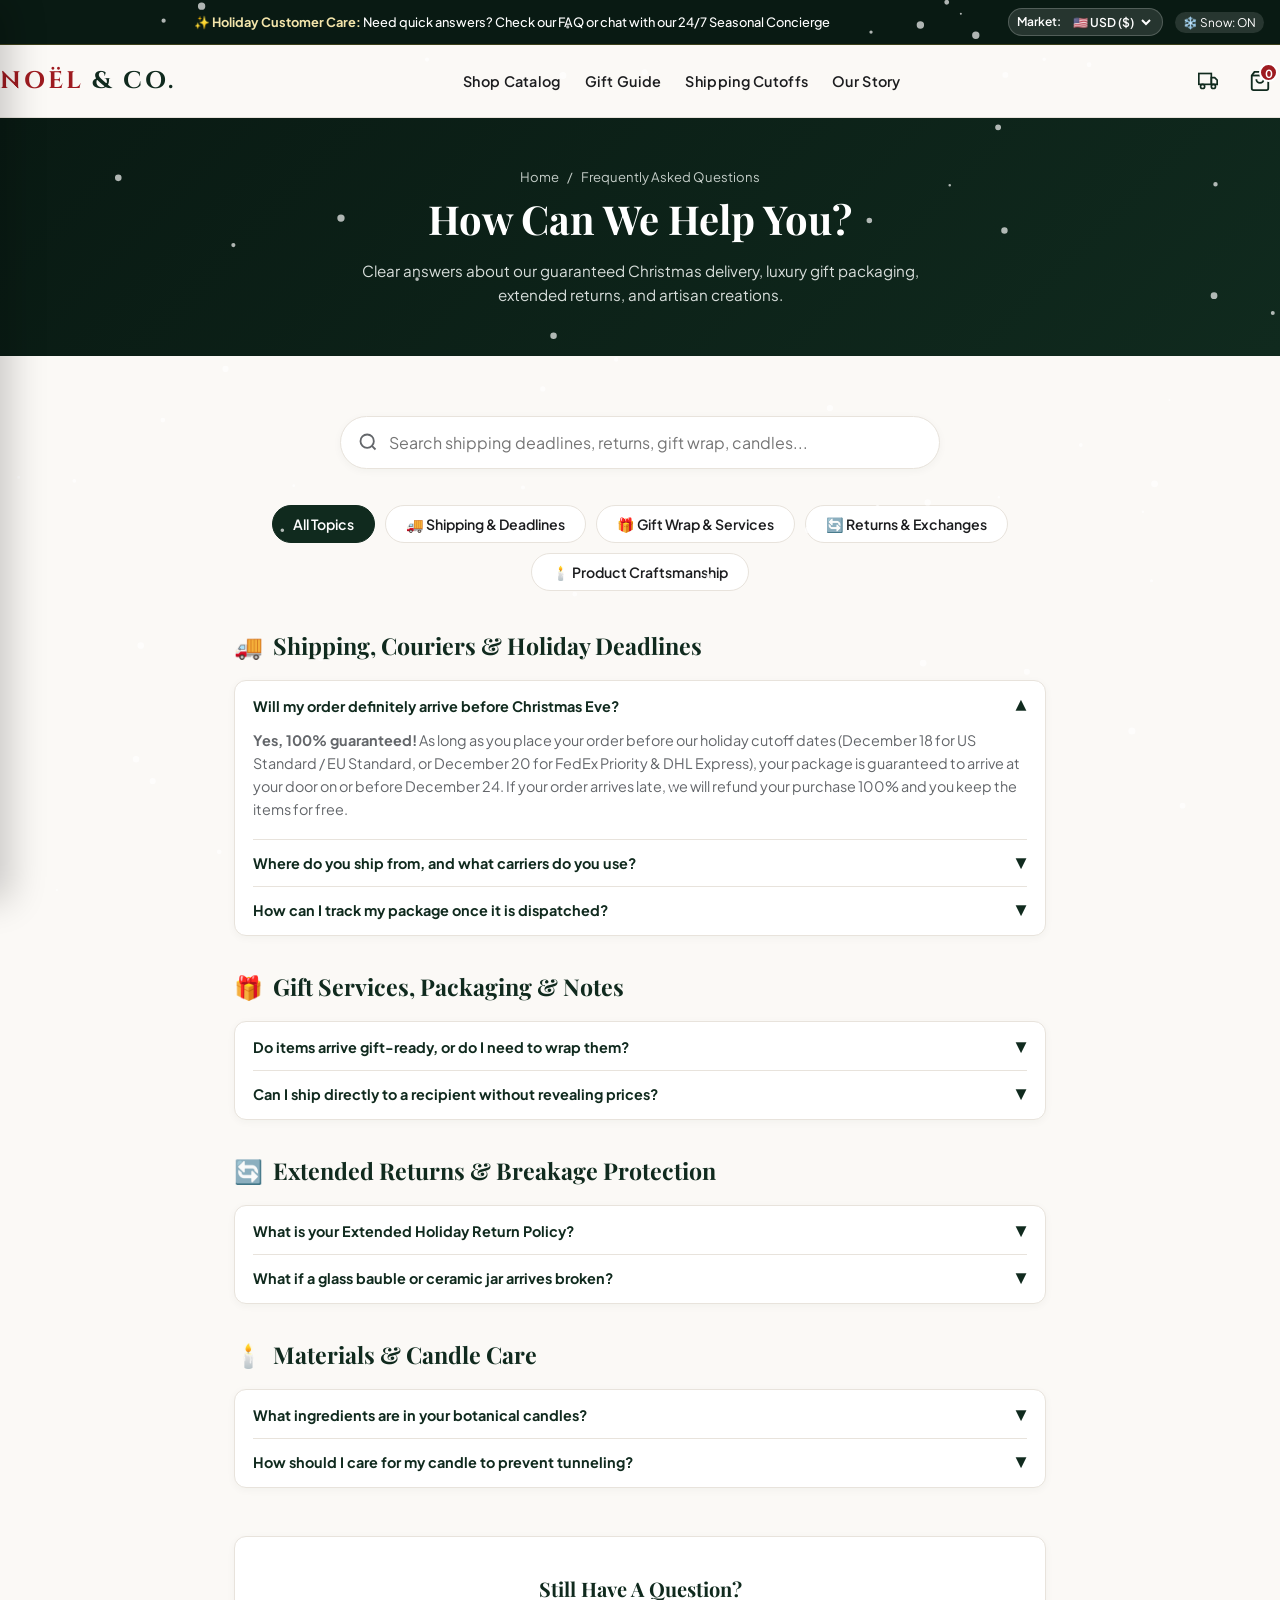
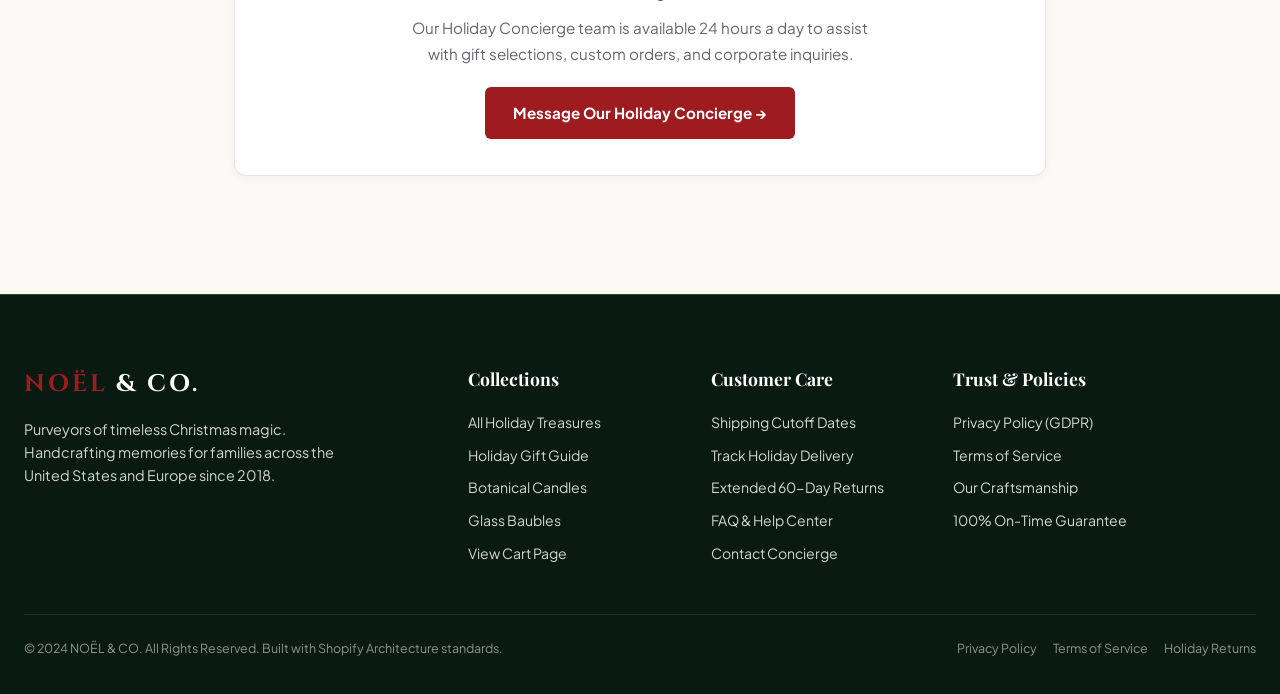
<file: faq.html>
<!DOCTYPE html>
<html lang="en">
<head>
  <meta charset="UTF-8">
  <meta name="viewport" content="width=device-width, initial-scale=1.0">
  <title>Frequently Asked Questions &amp; Help Center | NOËL &amp; CO.</title>
  <meta name="description" content="Answers to all your holiday shopping questions. Christmas delivery deadlines, gift wrapping, extended Jan 31 returns, and transatlantic shipping.">
  <link rel="icon" href="data:image/svg+xml,<svg xmlns=%22http://www.w3.org/2000/svg%22 viewBox=%220 0 100 100%22><text y=%22.9em%22 font-size=%2290%22>🎄</text></svg>">
  <link rel="stylesheet" href="assets/css/theme.css">
</head>
<body>
  <canvas id="snow-canvas"></canvas>

  <div class="announcement-bar">
    <div class="announcement-bar__inner">
      <div class="announcement-slider" id="announcement-msg">
        <span>✨ <strong>Holiday Customer Care:</strong> Need quick answers? Check our FAQ or chat with our 24/7 Seasonal Concierge</span>
      </div>
      <div class="announcement-controls">
        <div class="currency-selector">
          <label for="currency-select" style="font-size:0.75rem; margin-right:4px;">Market:</label>
          <select id="currency-select">
            <option value="USD">🇺🇸 USD ($)</option>
            <option value="EUR">🇪🇺 EUR (€)</option>
          </select>
        </div>
        <button class="snow-toggle-btn" id="snow-toggle">❄️ Snow: ON</button>
      </div>
    </div>
  </div>

  <header class="site-header">
    <div class="container header-inner">
      <button class="hamburger-btn" id="hamburger-btn" aria-label="Menu">
        <svg width="24" height="24" viewBox="0 0 24 24" fill="none" stroke="currentColor" stroke-width="2.2"><line x1="3" y1="12" x2="21" y2="12"></line><line x1="3" y1="6" x2="21" y2="6"></line><line x1="3" y1="18" x2="21" y2="18"></line></svg>
      </button>
      <a href="index.html" class="site-brand">
        <div class="brand-logo-text"><span>NOËL</span> &amp; CO.</div>
      </a>
      <nav aria-label="Main Navigation">
        <ul class="site-nav">
          <li><a href="collections.html" class="nav-link">Shop Catalog</a></li>
          <li><a href="gift-guide.html" class="nav-link">Gift Guide</a></li>
          <li><a href="shipping-policy.html" class="nav-link">Shipping Cutoffs</a></li>
          <li><a href="about.html" class="nav-link">Our Story</a></li>
        </ul>
      </nav>
      <div class="header-actions">
        <a href="track-order.html" class="action-btn" title="Track Order">
          <svg width="20" height="20" viewBox="0 0 24 24" fill="none" stroke="currentColor" stroke-width="2"><rect x="1" y="3" width="15" height="13"></rect><polygon points="16 8 20 8 23 11 23 16 16 16 16 8"></polygon><circle cx="5.5" cy="18.5" r="2.5"></circle><circle cx="18.5" cy="18.5" r="2.5"></circle></svg>
        </a>
        <button class="action-btn" id="cart-toggle-btn" aria-label="Cart">
          <svg width="22" height="22" viewBox="0 0 24 24" fill="none" stroke="currentColor" stroke-width="2"><path d="M6 2L3 6v14a2 2 0 0 0 2 2h14a2 2 0 0 0 2-2V6l-3-4z"></path><line x1="3" y1="6" x2="21" y2="6"></line><path d="M16 10a4 4 0 0 1-8 0"></path></svg>
          <span class="cart-counter" id="cart-counter">0</span>
        </button>
      </div>
    </div>
  </header>

  <!-- Mobile Drawer -->
  <div class="mobile-nav-overlay" id="mobile-nav-overlay"></div>
  <aside class="mobile-nav-drawer" id="mobile-nav-drawer">
    <div class="mobile-nav-header">
      <div class="brand-logo-text" style="font-size:1.25rem;"><span>NOËL</span> &amp; CO.</div>
      <button id="close-mobile-nav-btn" style="font-size:1.2rem;">✕</button>
    </div>
    <div class="mobile-nav-body">
      <ul class="mobile-nav-list">
        <li class="mobile-nav-item"><a href="index.html">Home Page <span>→</span></a></li>
        <li class="mobile-nav-item"><a href="collections.html">Shop Catalog <span>→</span></a></li>
        <li class="mobile-nav-item"><a href="gift-guide.html">Official Gift Guide <span>→</span></a></li>
        <li class="mobile-nav-item"><a href="track-order.html">Track Order <span>→</span></a></li>
        <li class="mobile-nav-item"><a href="returns-policy.html">Holiday Returns <span>→</span></a></li>
        <li class="mobile-nav-item"><a href="faq.html" class="active">FAQ &amp; Help <span>→</span></a></li>
        <li class="mobile-nav-item"><a href="shipping-policy.html">Shipping Cutoff Dates <span>→</span></a></li>
      </ul>
    </div>
  </aside>

  <div class="page-header-banner">
    <div class="container">
      <div class="breadcrumbs">
        <a href="index.html">Home</a> <span>/</span> <span>Frequently Asked Questions</span>
      </div>
      <h1 class="page-title">How Can We Help You?</h1>
      <p style="color: #d8dedb; max-width: 620px; margin: 0 auto; font-size: 0.95rem;">
        Clear answers about our guaranteed Christmas delivery, luxury gift packaging, extended returns, and artisan creations.
      </p>
    </div>
  </div>

  <main style="padding: 60px 0 90px;">
    <div class="container" style="max-width: 860px;">

      <!-- Search Input -->
      <div class="faq-search-box">
        <svg class="faq-search-icon" width="20" height="20" viewBox="0 0 24 24" fill="none" stroke="currentColor" stroke-width="2.2"><circle cx="11" cy="11" r="8"></circle><line x1="21" y1="21" x2="16.65" y2="16.65"></line></svg>
        <input type="text" id="faq-search" class="faq-search-input" placeholder="Search shipping deadlines, returns, gift wrap, candles..." oninput="window.NoelApp.filterFAQ(this.value)">
      </div>

      <!-- Category Filter Tabs -->
      <div class="faq-categories">
        <button class="faq-tab-btn active" onclick="window.NoelApp.switchFAQCategory('all', this)">All Topics</button>
        <button class="faq-tab-btn" onclick="window.NoelApp.switchFAQCategory('shipping', this)">🚚 Shipping &amp; Deadlines</button>
        <button class="faq-tab-btn" onclick="window.NoelApp.switchFAQCategory('gifting', this)">🎁 Gift Wrap &amp; Services</button>
        <button class="faq-tab-btn" onclick="window.NoelApp.switchFAQCategory('returns', this)">🔄 Returns &amp; Exchanges</button>
        <button class="faq-tab-btn" onclick="window.NoelApp.switchFAQCategory('products', this)">🕯️ Product Craftsmanship</button>
      </div>

      <!-- FAQ Groups Container -->
      <div id="faq-accordion-container">
        
        <!-- Group 1: Shipping -->
        <div class="faq-group-section" data-category="shipping">
          <h2 class="faq-group-title"><span>🚚</span> Shipping, Couriers &amp; Holiday Deadlines</h2>
          <div class="pdp-accordions" style="margin-bottom:24px;">
            <div class="accordion-item open">
              <button class="accordion-header">
                <span>Will my order definitely arrive before Christmas Eve?</span>
                <span class="accordion-icon">▼</span>
              </button>
              <div class="accordion-content">
                <p><strong>Yes, 100% guaranteed!</strong> As long as you place your order before our holiday cutoff dates (December 18 for US Standard / EU Standard, or December 20 for FedEx Priority &amp; DHL Express), your package is guaranteed to arrive at your door on or before December 24. If your order arrives late, we will refund your purchase 100% and you keep the items for free.</p>
              </div>
            </div>

            <div class="accordion-item">
              <button class="accordion-header">
                <span>Where do you ship from, and what carriers do you use?</span>
                <span class="accordion-icon">▼</span>
              </button>
              <div class="accordion-content">
                <p>We operate dedicated transatlantic fulfillment centers in <strong>Columbus, Ohio (USA)</strong> and <strong>Frankfurt, Germany (EU)</strong>. Domestic US orders ship via FedEx Priority and USPS Express. European orders ship via DHL Express with full end-to-end GPS satellite tracking.</p>
              </div>
            </div>

            <div class="accordion-item">
              <button class="accordion-header">
                <span>How can I track my package once it is dispatched?</span>
                <span class="accordion-icon">▼</span>
              </button>
              <div class="accordion-content">
                <p>As soon as your holiday treasures are packaged, you will receive an automated email and SMS notification containing your direct tracking link. You can also track your order at any moment on our <a href="track-order.html" style="color:var(--color-festive-red); font-weight:700;">Live Order Tracking page</a> using your order number (#NOEL-XXXXX).</p>
              </div>
            </div>
          </div>
        </div>

        <!-- Group 2: Gifting -->
        <div class="faq-group-section" data-category="gifting">
          <h2 class="faq-group-title"><span>🎁</span> Gift Services, Packaging &amp; Notes</h2>
          <div class="pdp-accordions" style="margin-bottom:24px;">
            <div class="accordion-item">
              <button class="accordion-header">
                <span>Do items arrive gift-ready, or do I need to wrap them?</span>
                <span class="accordion-icon">▼</span>
              </button>
              <div class="accordion-content">
                <p>Every NOËL &amp; CO. creation comes enclosed in our signature emerald presentation box with gold-foil filigree embossing. If you select our <strong>Deluxe Gift Wrap option (+ $4.99 / €4.50)</strong> at checkout, your item will be hand-wrapped in heavyweight holiday paper, tied with a custom scarlet velvet ribbon, and sealed with an authentic antique gold wax seal.</p>
              </div>
            </div>

            <div class="accordion-item">
              <button class="accordion-header">
                <span>Can I ship directly to a recipient without revealing prices?</span>
                <span class="accordion-icon">▼</span>
              </button>
              <div class="accordion-content">
                <p><strong>Absolutely.</strong> All gift orders ship with a complimentary holiday gift packing slip that lists the contents without any pricing or billing information. You can also include a custom handwritten personal message of up to 250 characters during checkout.</p>
              </div>
            </div>
          </div>
        </div>

        <!-- Group 3: Returns -->
        <div class="faq-group-section" data-category="returns">
          <h2 class="faq-group-title"><span>🔄</span> Extended Returns &amp; Breakage Protection</h2>
          <div class="pdp-accordions" style="margin-bottom:24px;">
            <div class="accordion-item">
              <button class="accordion-header">
                <span>What is your Extended Holiday Return Policy?</span>
                <span class="accordion-icon">▼</span>
              </button>
              <div class="accordion-content">
                <p>All purchases placed between October 1 and December 24, 2024 are covered by our <strong>Extended Holiday Return window until January 31, 2025</strong>. Items must be in unlit/unhung original condition with presentation gift packaging. See our <a href="returns-policy.html" style="color:var(--color-festive-red); font-weight:700;">Full Return Policy</a> for complete details.</p>
              </div>
            </div>

            <div class="accordion-item">
              <button class="accordion-header">
                <span>What if a glass bauble or ceramic jar arrives broken?</span>
                <span class="accordion-icon">▼</span>
              </button>
              <div class="accordion-content">
                <p>We provide a <strong>100% Fragile Breakage Guarantee</strong>. If anything arrives cracked or broken, simply snap a photo and email <a href="mailto:support@noelchristmas.com" style="color:var(--color-festive-red); font-weight:700;">support@noelchristmas.com</a>. We will dispatch a complimentary express replacement within 24 hours with zero hassle or claim forms.</p>
              </div>
            </div>
          </div>
        </div>

        <!-- Group 4: Products -->
        <div class="faq-group-section" data-category="products">
          <h2 class="faq-group-title"><span>🕯️</span> Materials &amp; Candle Care</h2>
          <div class="pdp-accordions">
            <div class="accordion-item">
              <button class="accordion-header">
                <span>What ingredients are in your botanical candles?</span>
                <span class="accordion-icon">▼</span>
              </button>
              <div class="accordion-content">
                <p>Our candles are hand-poured with a 100% pure organic coconut-soy wax blend infused with essential oils and phthalate-free European fine fragrances. We use lead-free organic cotton wicks paired with crackling natural hardwood dual wicks for a soothing fireplace crackle and zero black soot.</p>
              </div>
            </div>

            <div class="accordion-item">
              <button class="accordion-header">
                <span>How should I care for my candle to prevent tunneling?</span>
                <span class="accordion-icon">▼</span>
              </button>
              <div class="accordion-content">
                <p>On your first burn, allow the candle to burn for 3 to 4 hours until the melted wax pool reaches all edges of the glass jar. Always trim the wick to 1/4 inch (6mm) before lighting to ensure a steady, fragrant 65-hour total burn time.</p>
              </div>
            </div>
          </div>
        </div>

      </div>

      <!-- Still Need Help Box -->
      <div class="policy-card" style="margin-top:48px; text-align:center;">
        <h3 style="margin-top:0;">Still Have A Question?</h3>
        <p style="color:var(--color-text-muted); max-width:480px; margin:0 auto 20px;">
          Our Holiday Concierge team is available 24 hours a day to assist with gift selections, custom orders, and corporate inquiries.
        </p>
        <a href="contact.html" class="btn btn-primary" style="padding:14px 28px;">
          Message Our Holiday Concierge →
        </a>
      </div>

    </div>
  </main>

  <!-- Site Footer -->
  <footer class="site-footer">
    <div class="container">
      <div class="footer-grid">
        <div>
          <div class="brand-logo-text" style="color:#ffffff; margin-bottom:14px;"><span>NOËL</span> &amp; CO.</div>
          <p style="font-size:0.9rem; line-height:1.6; max-width:320px; margin-bottom:20px;">
            Purveyors of timeless Christmas magic. Handcrafting memories for families across the United States and Europe since 2018.
          </p>
        </div>
        <div>
          <h4 class="footer-col-title">Collections</h4>
          <ul class="footer-links">
            <li><a href="collections.html">All Holiday Treasures</a></li>
            <li><a href="gift-guide.html">Holiday Gift Guide</a></li>
            <li><a href="product.html?id=prod-candle">Botanical Candles</a></li>
            <li><a href="product.html?id=prod-ornaments">Glass Baubles</a></li>
            <li><a href="cart.html">View Cart Page</a></li>
          </ul>
        </div>
        <div>
          <h4 class="footer-col-title">Customer Care</h4>
          <ul class="footer-links">
            <li><a href="shipping-policy.html">Shipping Cutoff Dates</a></li>
            <li><a href="track-order.html">Track Holiday Delivery</a></li>
            <li><a href="returns-policy.html">Extended 60-Day Returns</a></li>
            <li><a href="faq.html">FAQ &amp; Help Center</a></li>
            <li><a href="contact.html">Contact Concierge</a></li>
          </ul>
        </div>
        <div>
          <h4 class="footer-col-title">Trust &amp; Policies</h4>
          <ul class="footer-links">
            <li><a href="privacy-policy.html">Privacy Policy (GDPR)</a></li>
            <li><a href="terms-of-service.html">Terms of Service</a></li>
            <li><a href="about.html">Our Craftsmanship</a></li>
            <li><a href="shipping-policy.html">100% On-Time Guarantee</a></li>
          </ul>
        </div>
      </div>
      <div class="footer-bottom">
        <div>&copy; 2024 NOËL &amp; CO. All Rights Reserved. Built with Shopify Architecture standards.</div>
        <div style="display:flex; gap:16px;">
          <a href="privacy-policy.html">Privacy Policy</a>
          <a href="terms-of-service.html">Terms of Service</a>
          <a href="returns-policy.html">Holiday Returns</a>
        </div>
      </div>
    </div>
  </footer>

  <script src="assets/js/products-data.js"></script>
  <script src="assets/js/theme.js"></script>
</body>
</html>
</file>
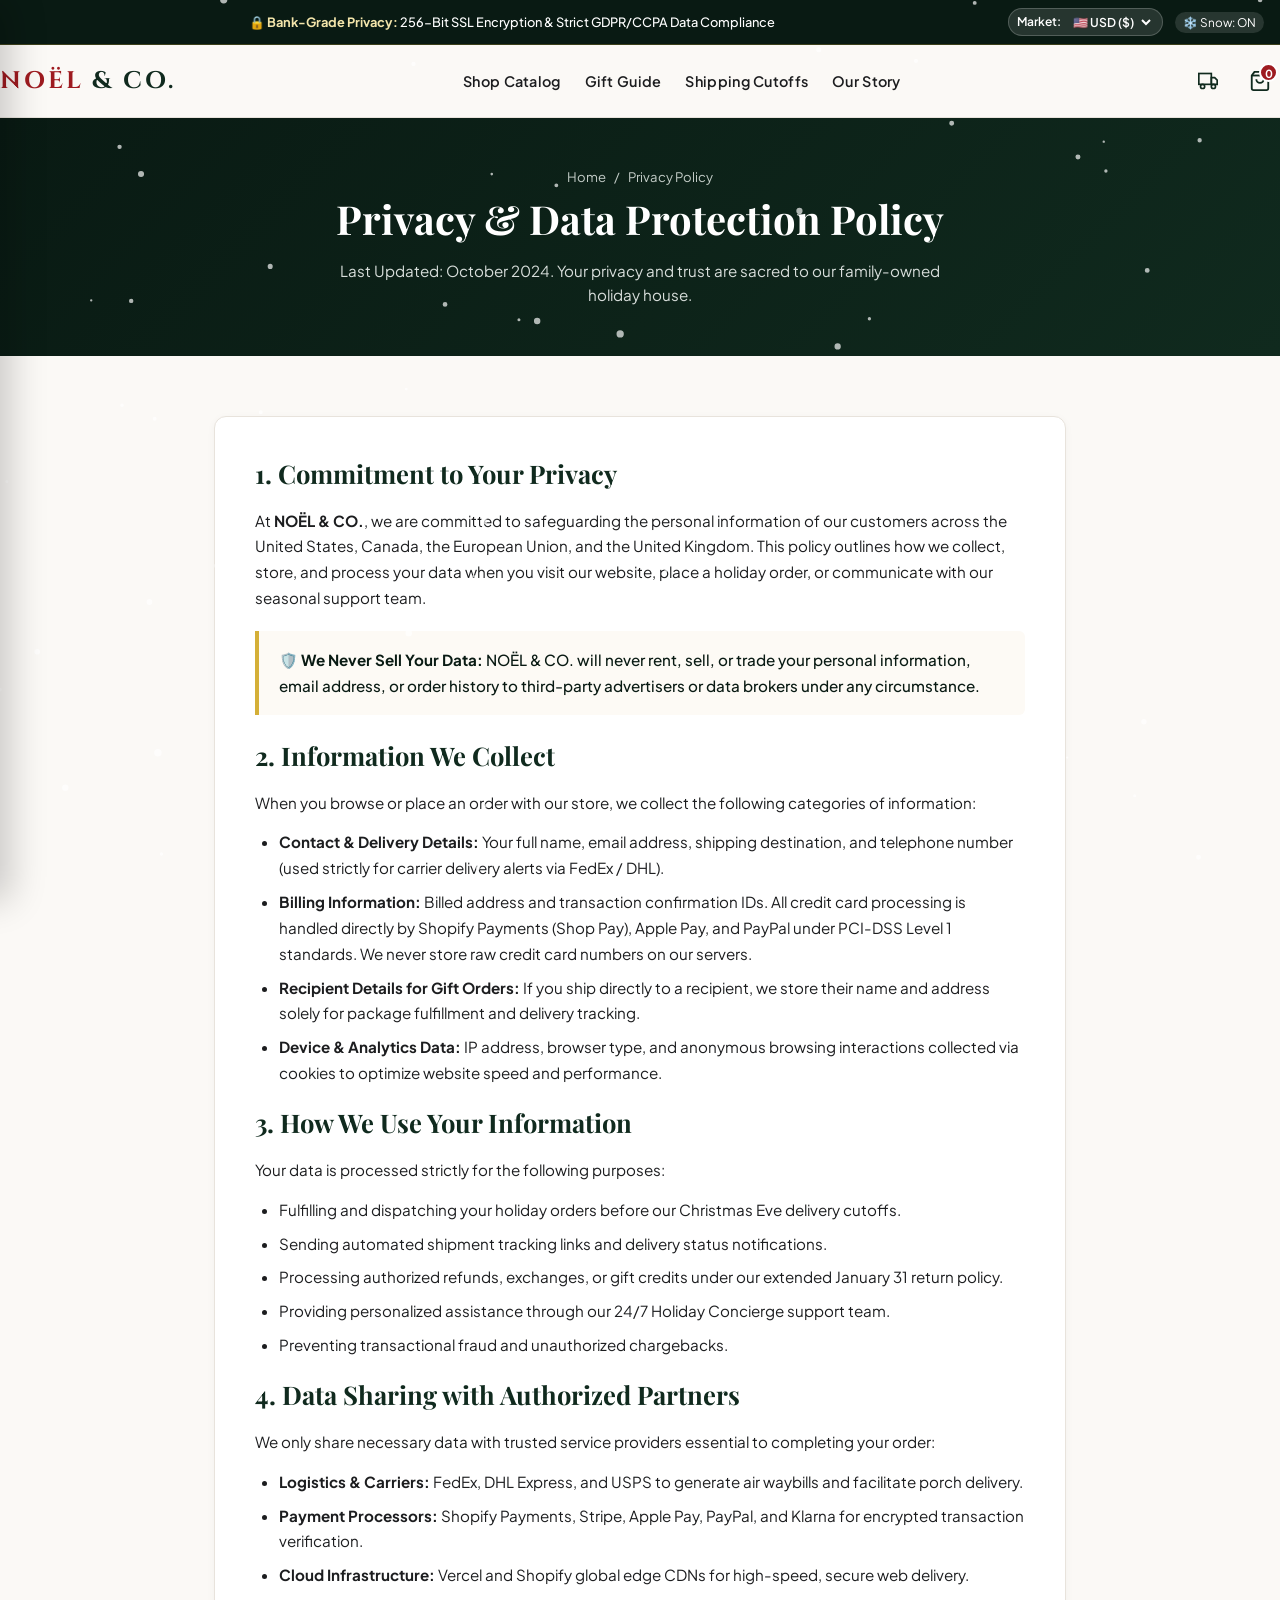
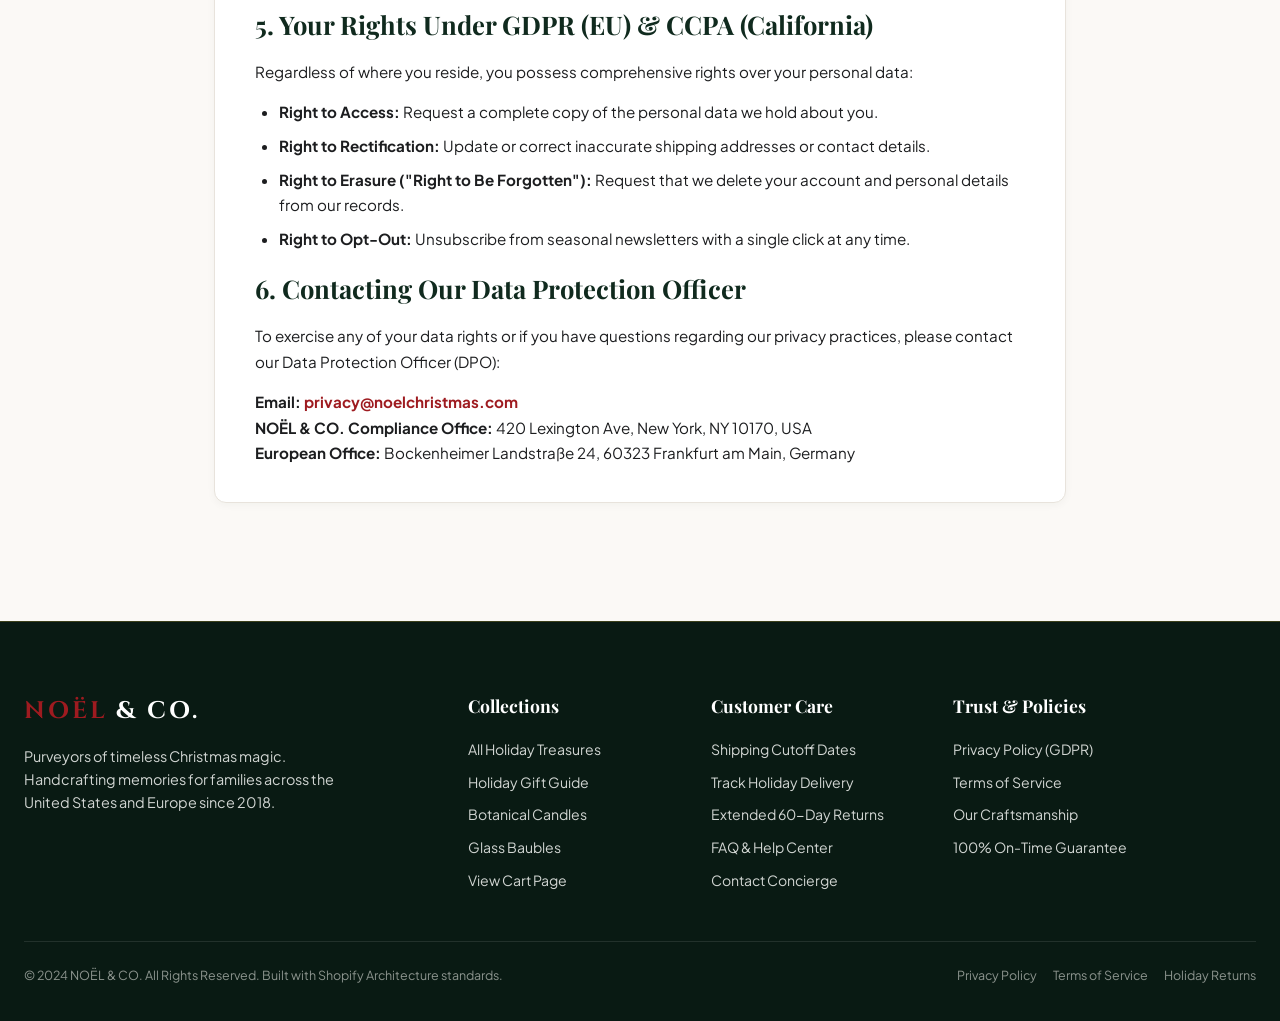
<file: privacy-policy.html>
<!DOCTYPE html>
<html lang="en">
<head>
  <meta charset="UTF-8">
  <meta name="viewport" content="width=device-width, initial-scale=1.0">
  <title>Privacy Policy | NOËL &amp; CO.</title>
  <meta name="description" content="NOËL &amp; CO. Privacy Policy. Fully compliant with EU GDPR and California CCPA standards. 256-bit SSL encrypted data protection.">
  <link rel="icon" href="data:image/svg+xml,<svg xmlns=%22http://www.w3.org/2000/svg%22 viewBox=%220 0 100 100%22><text y=%22.9em%22 font-size=%2290%22>🎄</text></svg>">
  <link rel="stylesheet" href="assets/css/theme.css">
</head>
<body>
  <canvas id="snow-canvas"></canvas>

  <div class="announcement-bar">
    <div class="announcement-bar__inner">
      <div class="announcement-slider" id="announcement-msg">
        <span>🔒 <strong>Bank-Grade Privacy:</strong> 256-Bit SSL Encryption &amp; Strict GDPR/CCPA Data Compliance</span>
      </div>
      <div class="announcement-controls">
        <div class="currency-selector">
          <label for="currency-select" style="font-size:0.75rem; margin-right:4px;">Market:</label>
          <select id="currency-select">
            <option value="USD">🇺🇸 USD ($)</option>
            <option value="EUR">🇪🇺 EUR (€)</option>
          </select>
        </div>
        <button class="snow-toggle-btn" id="snow-toggle">❄️ Snow: ON</button>
      </div>
    </div>
  </div>

  <header class="site-header">
    <div class="container header-inner">
      <button class="hamburger-btn" id="hamburger-btn" aria-label="Menu">
        <svg width="24" height="24" viewBox="0 0 24 24" fill="none" stroke="currentColor" stroke-width="2.2"><line x1="3" y1="12" x2="21" y2="12"></line><line x1="3" y1="6" x2="21" y2="6"></line><line x1="3" y1="18" x2="21" y2="18"></line></svg>
      </button>
      <a href="index.html" class="site-brand">
        <div class="brand-logo-text"><span>NOËL</span> &amp; CO.</div>
      </a>
      <nav aria-label="Main Navigation">
        <ul class="site-nav">
          <li><a href="collections.html" class="nav-link">Shop Catalog</a></li>
          <li><a href="gift-guide.html" class="nav-link">Gift Guide</a></li>
          <li><a href="shipping-policy.html" class="nav-link">Shipping Cutoffs</a></li>
          <li><a href="about.html" class="nav-link">Our Story</a></li>
        </ul>
      </nav>
      <div class="header-actions">
        <a href="track-order.html" class="action-btn" title="Track Order">
          <svg width="20" height="20" viewBox="0 0 24 24" fill="none" stroke="currentColor" stroke-width="2"><rect x="1" y="3" width="15" height="13"></rect><polygon points="16 8 20 8 23 11 23 16 16 16 16 8"></polygon><circle cx="5.5" cy="18.5" r="2.5"></circle><circle cx="18.5" cy="18.5" r="2.5"></circle></svg>
        </a>
        <button class="action-btn" id="cart-toggle-btn" aria-label="Cart">
          <svg width="22" height="22" viewBox="0 0 24 24" fill="none" stroke="currentColor" stroke-width="2"><path d="M6 2L3 6v14a2 2 0 0 0 2 2h14a2 2 0 0 0 2-2V6l-3-4z"></path><line x1="3" y1="6" x2="21" y2="6"></line><path d="M16 10a4 4 0 0 1-8 0"></path></svg>
          <span class="cart-counter" id="cart-counter">0</span>
        </button>
      </div>
    </div>
  </header>

  <!-- Mobile Drawer -->
  <div class="mobile-nav-overlay" id="mobile-nav-overlay"></div>
  <aside class="mobile-nav-drawer" id="mobile-nav-drawer">
    <div class="mobile-nav-header">
      <div class="brand-logo-text" style="font-size:1.25rem;"><span>NOËL</span> &amp; CO.</div>
      <button id="close-mobile-nav-btn" style="font-size:1.2rem;">✕</button>
    </div>
    <div class="mobile-nav-body">
      <ul class="mobile-nav-list">
        <li class="mobile-nav-item"><a href="index.html">Home Page <span>→</span></a></li>
        <li class="mobile-nav-item"><a href="collections.html">Shop Catalog <span>→</span></a></li>
        <li class="mobile-nav-item"><a href="gift-guide.html">Official Gift Guide <span>→</span></a></li>
        <li class="mobile-nav-item"><a href="track-order.html">Track Order <span>→</span></a></li>
        <li class="mobile-nav-item"><a href="returns-policy.html">Holiday Returns <span>→</span></a></li>
        <li class="mobile-nav-item"><a href="faq.html">FAQ &amp; Help <span>→</span></a></li>
        <li class="mobile-nav-item"><a href="shipping-policy.html">Shipping Cutoff Dates <span>→</span></a></li>
      </ul>
    </div>
  </aside>

  <div class="page-header-banner">
    <div class="container">
      <div class="breadcrumbs">
        <a href="index.html">Home</a> <span>/</span> <span>Privacy Policy</span>
      </div>
      <h1 class="page-title">Privacy &amp; Data Protection Policy</h1>
      <p style="color: #d8dedb; max-width: 620px; margin: 0 auto; font-size: 0.95rem;">
        Last Updated: October 2024. Your privacy and trust are sacred to our family-owned holiday house.
      </p>
    </div>
  </div>

  <main style="padding: 60px 0 90px;">
    <div class="container" style="max-width: 900px;">
      
      <div class="policy-card">
        <h2>1. Commitment to Your Privacy</h2>
        <p>
          At <strong>NOËL &amp; CO.</strong>, we are committed to safeguarding the personal information of our customers across the United States, Canada, the European Union, and the United Kingdom. This policy outlines how we collect, store, and process your data when you visit our website, place a holiday order, or communicate with our seasonal support team.
        </p>

        <div class="policy-highlight-box">
          <p>
            🛡️ <strong>We Never Sell Your Data:</strong> NOËL &amp; CO. will never rent, sell, or trade your personal information, email address, or order history to third-party advertisers or data brokers under any circumstance.
          </p>
        </div>

        <h2>2. Information We Collect</h2>
        <p>When you browse or place an order with our store, we collect the following categories of information:</p>
        <ul>
          <li><strong>Contact &amp; Delivery Details:</strong> Your full name, email address, shipping destination, and telephone number (used strictly for carrier delivery alerts via FedEx / DHL).</li>
          <li><strong>Billing Information:</strong> Billed address and transaction confirmation IDs. All credit card processing is handled directly by Shopify Payments (Shop Pay), Apple Pay, and PayPal under PCI-DSS Level 1 standards. We never store raw credit card numbers on our servers.</li>
          <li><strong>Recipient Details for Gift Orders:</strong> If you ship directly to a recipient, we store their name and address solely for package fulfillment and delivery tracking.</li>
          <li><strong>Device &amp; Analytics Data:</strong> IP address, browser type, and anonymous browsing interactions collected via cookies to optimize website speed and performance.</li>
        </ul>

        <h2>3. How We Use Your Information</h2>
        <p>Your data is processed strictly for the following purposes:</p>
        <ul>
          <li>Fulfilling and dispatching your holiday orders before our Christmas Eve delivery cutoffs.</li>
          <li>Sending automated shipment tracking links and delivery status notifications.</li>
          <li>Processing authorized refunds, exchanges, or gift credits under our extended January 31 return policy.</li>
          <li>Providing personalized assistance through our 24/7 Holiday Concierge support team.</li>
          <li>Preventing transactional fraud and unauthorized chargebacks.</li>
        </ul>

        <h2>4. Data Sharing with Authorized Partners</h2>
        <p>We only share necessary data with trusted service providers essential to completing your order:</p>
        <ul>
          <li><strong>Logistics &amp; Carriers:</strong> FedEx, DHL Express, and USPS to generate air waybills and facilitate porch delivery.</li>
          <li><strong>Payment Processors:</strong> Shopify Payments, Stripe, Apple Pay, PayPal, and Klarna for encrypted transaction verification.</li>
          <li><strong>Cloud Infrastructure:</strong> Vercel and Shopify global edge CDNs for high-speed, secure web delivery.</li>
        </ul>

        <h2>5. Your Rights Under GDPR (EU) &amp; CCPA (California)</h2>
        <p>Regardless of where you reside, you possess comprehensive rights over your personal data:</p>
        <ul>
          <li><strong>Right to Access:</strong> Request a complete copy of the personal data we hold about you.</li>
          <li><strong>Right to Rectification:</strong> Update or correct inaccurate shipping addresses or contact details.</li>
          <li><strong>Right to Erasure ("Right to Be Forgotten"):</strong> Request that we delete your account and personal details from our records.</li>
          <li><strong>Right to Opt-Out:</strong> Unsubscribe from seasonal newsletters with a single click at any time.</li>
        </ul>

        <h2>6. Contacting Our Data Protection Officer</h2>
        <p>
          To exercise any of your data rights or if you have questions regarding our privacy practices, please contact our Data Protection Officer (DPO):
        </p>
        <p style="margin-bottom:0;">
          <strong>Email:</strong> <a href="mailto:privacy@noelchristmas.com" style="color:var(--color-festive-red); font-weight:700;">privacy@noelchristmas.com</a><br>
          <strong>NOËL &amp; CO. Compliance Office:</strong> 420 Lexington Ave, New York, NY 10170, USA<br>
          <strong>European Office:</strong> Bockenheimer Landstraße 24, 60323 Frankfurt am Main, Germany
        </p>
      </div>

    </div>
  </main>

  <!-- Site Footer -->
  <footer class="site-footer">
    <div class="container">
      <div class="footer-grid">
        <div>
          <div class="brand-logo-text" style="color:#ffffff; margin-bottom:14px;"><span>NOËL</span> &amp; CO.</div>
          <p style="font-size:0.9rem; line-height:1.6; max-width:320px; margin-bottom:20px;">
            Purveyors of timeless Christmas magic. Handcrafting memories for families across the United States and Europe since 2018.
          </p>
        </div>
        <div>
          <h4 class="footer-col-title">Collections</h4>
          <ul class="footer-links">
            <li><a href="collections.html">All Holiday Treasures</a></li>
            <li><a href="gift-guide.html">Holiday Gift Guide</a></li>
            <li><a href="product.html?id=prod-candle">Botanical Candles</a></li>
            <li><a href="product.html?id=prod-ornaments">Glass Baubles</a></li>
            <li><a href="cart.html">View Cart Page</a></li>
          </ul>
        </div>
        <div>
          <h4 class="footer-col-title">Customer Care</h4>
          <ul class="footer-links">
            <li><a href="shipping-policy.html">Shipping Cutoff Dates</a></li>
            <li><a href="track-order.html">Track Holiday Delivery</a></li>
            <li><a href="returns-policy.html">Extended 60-Day Returns</a></li>
            <li><a href="faq.html">FAQ &amp; Help Center</a></li>
            <li><a href="contact.html">Contact Concierge</a></li>
          </ul>
        </div>
        <div>
          <h4 class="footer-col-title">Trust &amp; Policies</h4>
          <ul class="footer-links">
            <li><a href="privacy-policy.html">Privacy Policy (GDPR)</a></li>
            <li><a href="terms-of-service.html">Terms of Service</a></li>
            <li><a href="about.html">Our Craftsmanship</a></li>
            <li><a href="shipping-policy.html">100% On-Time Guarantee</a></li>
          </ul>
        </div>
      </div>
      <div class="footer-bottom">
        <div>&copy; 2024 NOËL &amp; CO. All Rights Reserved. Built with Shopify Architecture standards.</div>
        <div style="display:flex; gap:16px;">
          <a href="privacy-policy.html">Privacy Policy</a>
          <a href="terms-of-service.html">Terms of Service</a>
          <a href="returns-policy.html">Holiday Returns</a>
        </div>
      </div>
    </div>
  </footer>

  <script src="assets/js/products-data.js"></script>
  <script src="assets/js/theme.js"></script>
</body>
</html>
</file>
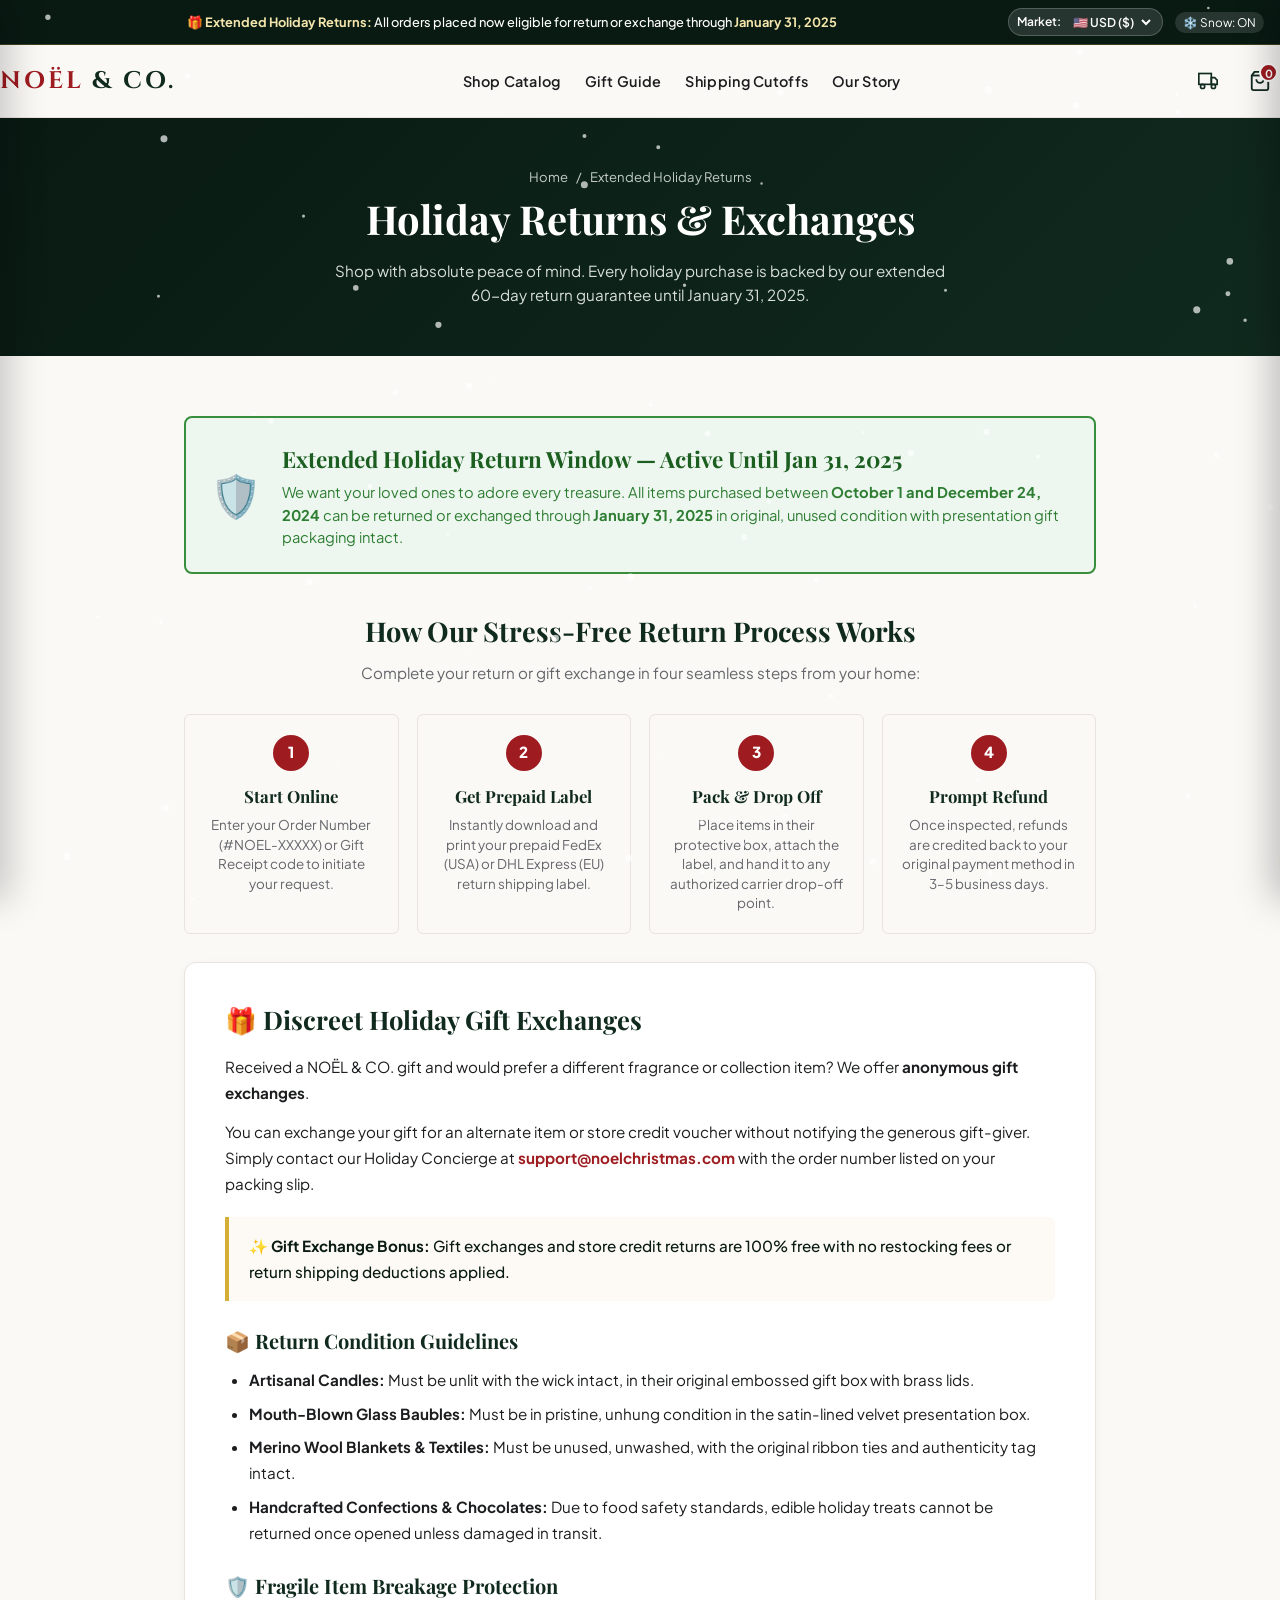
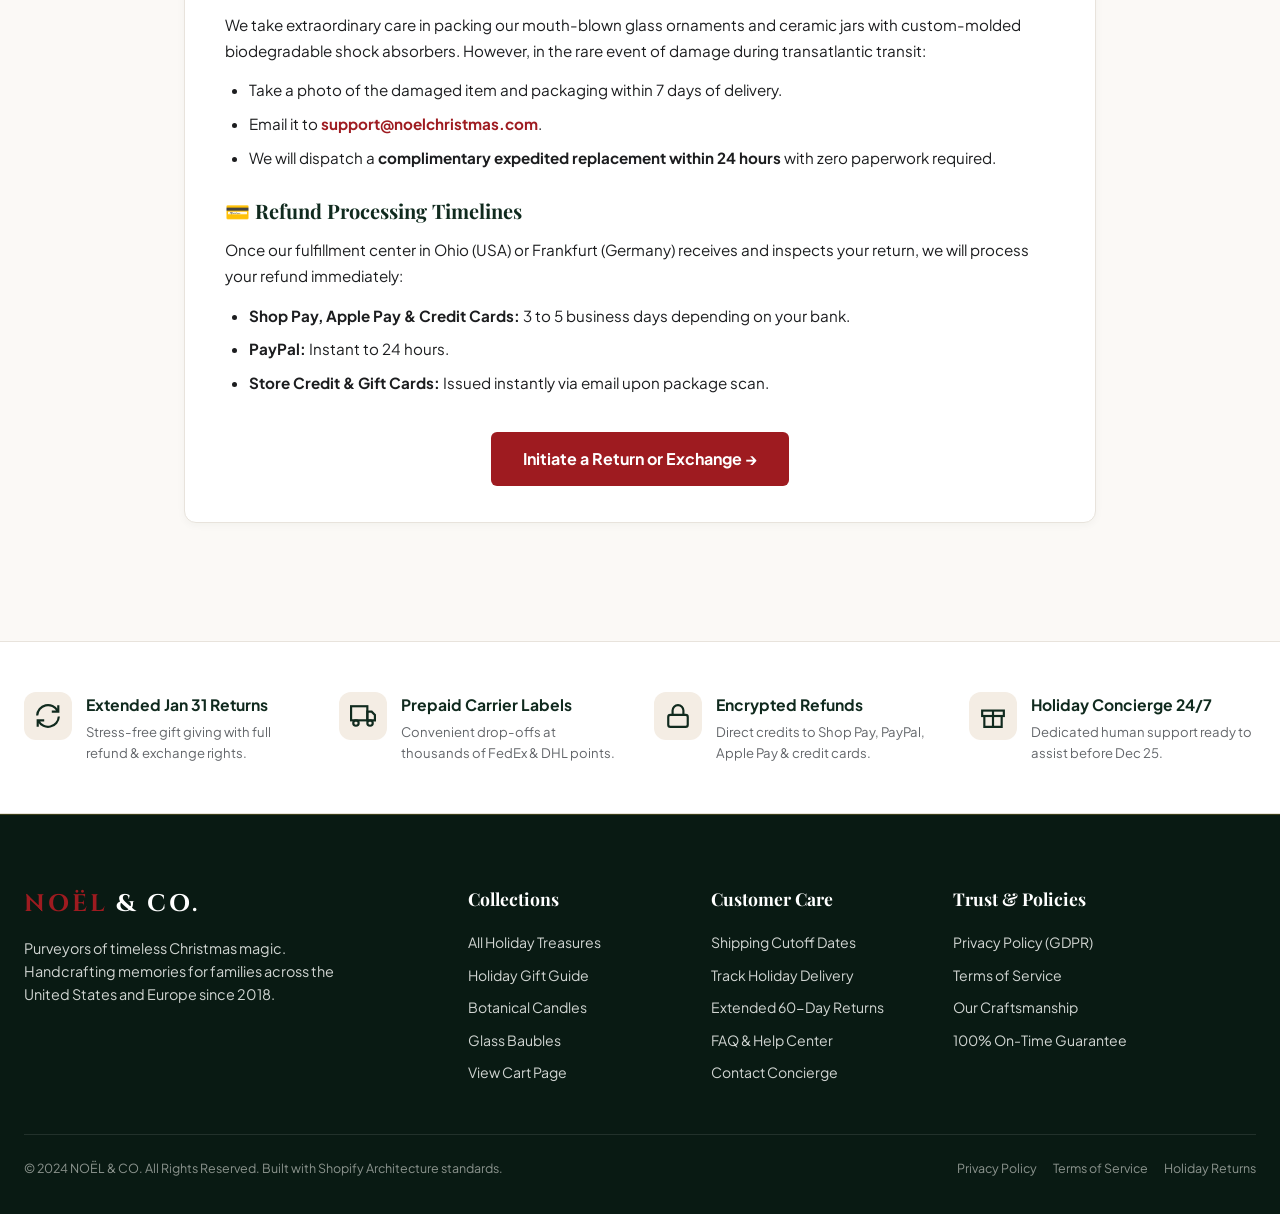
<file: returns-policy.html>
<!DOCTYPE html>
<html lang="en">
<head>
  <meta charset="UTF-8">
  <meta name="viewport" content="width=device-width, initial-scale=1.0">
  <title>Extended Holiday Returns &amp; Exchanges | NOËL &amp; CO.</title>
  <meta name="description" content="Extended holiday returns until January 31, 2025. Free gift exchanges, prepaid shipping labels, and 100% fragile breakage protection.">
  <link rel="icon" href="data:image/svg+xml,<svg xmlns=%22http://www.w3.org/2000/svg%22 viewBox=%220 0 100 100%22><text y=%22.9em%22 font-size=%2290%22>🎄</text></svg>">
  <link rel="stylesheet" href="assets/css/theme.css">
</head>
<body>
  <canvas id="snow-canvas"></canvas>

  <div class="announcement-bar">
    <div class="announcement-bar__inner">
      <div class="announcement-slider" id="announcement-msg">
        <span>🎁 <strong>Extended Holiday Returns:</strong> All orders placed now eligible for return or exchange through <strong>January 31, 2025</strong></span>
      </div>
      <div class="announcement-controls">
        <div class="currency-selector">
          <label for="currency-select" style="font-size:0.75rem; margin-right:4px;">Market:</label>
          <select id="currency-select">
            <option value="USD">🇺🇸 USD ($)</option>
            <option value="EUR">🇪🇺 EUR (€)</option>
          </select>
        </div>
        <button class="snow-toggle-btn" id="snow-toggle">❄️ Snow: ON</button>
      </div>
    </div>
  </div>

  <header class="site-header">
    <div class="container header-inner">
      <button class="hamburger-btn" id="hamburger-btn" aria-label="Menu">
        <svg width="24" height="24" viewBox="0 0 24 24" fill="none" stroke="currentColor" stroke-width="2.2"><line x1="3" y1="12" x2="21" y2="12"></line><line x1="3" y1="6" x2="21" y2="6"></line><line x1="3" y1="18" x2="21" y2="18"></line></svg>
      </button>
      <a href="index.html" class="site-brand">
        <div class="brand-logo-text"><span>NOËL</span> &amp; CO.</div>
      </a>
      <nav aria-label="Main Navigation">
        <ul class="site-nav">
          <li><a href="collections.html" class="nav-link">Shop Catalog</a></li>
          <li><a href="gift-guide.html" class="nav-link">Gift Guide</a></li>
          <li><a href="shipping-policy.html" class="nav-link">Shipping Cutoffs</a></li>
          <li><a href="about.html" class="nav-link">Our Story</a></li>
        </ul>
      </nav>
      <div class="header-actions">
        <a href="track-order.html" class="action-btn" title="Track Order">
          <svg width="20" height="20" viewBox="0 0 24 24" fill="none" stroke="currentColor" stroke-width="2"><rect x="1" y="3" width="15" height="13"></rect><polygon points="16 8 20 8 23 11 23 16 16 16 16 8"></polygon><circle cx="5.5" cy="18.5" r="2.5"></circle><circle cx="18.5" cy="18.5" r="2.5"></circle></svg>
        </a>
        <button class="action-btn" id="cart-toggle-btn" aria-label="Cart">
          <svg width="22" height="22" viewBox="0 0 24 24" fill="none" stroke="currentColor" stroke-width="2"><path d="M6 2L3 6v14a2 2 0 0 0 2 2h14a2 2 0 0 0 2-2V6l-3-4z"></path><line x1="3" y1="6" x2="21" y2="6"></line><path d="M16 10a4 4 0 0 1-8 0"></path></svg>
          <span class="cart-counter" id="cart-counter">0</span>
        </button>
      </div>
    </div>
  </header>

  <!-- Mobile Drawer -->
  <div class="mobile-nav-overlay" id="mobile-nav-overlay"></div>
  <aside class="mobile-nav-drawer" id="mobile-nav-drawer">
    <div class="mobile-nav-header">
      <div class="brand-logo-text" style="font-size:1.25rem;"><span>NOËL</span> &amp; CO.</div>
      <button id="close-mobile-nav-btn" style="font-size:1.2rem;">✕</button>
    </div>
    <div class="mobile-nav-body">
      <ul class="mobile-nav-list">
        <li class="mobile-nav-item"><a href="index.html">Home Page <span>→</span></a></li>
        <li class="mobile-nav-item"><a href="collections.html">Shop Catalog <span>→</span></a></li>
        <li class="mobile-nav-item"><a href="gift-guide.html">Official Gift Guide <span>→</span></a></li>
        <li class="mobile-nav-item"><a href="track-order.html">Track Order <span>→</span></a></li>
        <li class="mobile-nav-item"><a href="returns-policy.html" class="active">Holiday Returns <span>→</span></a></li>
        <li class="mobile-nav-item"><a href="faq.html">FAQ &amp; Help <span>→</span></a></li>
        <li class="mobile-nav-item"><a href="shipping-policy.html">Shipping Cutoff Dates <span>→</span></a></li>
      </ul>
    </div>
  </aside>

  <div class="page-header-banner">
    <div class="container">
      <div class="breadcrumbs">
        <a href="index.html">Home</a> <span>/</span> <span>Extended Holiday Returns</span>
      </div>
      <h1 class="page-title">Holiday Returns &amp; Exchanges</h1>
      <p style="color: #d8dedb; max-width: 640px; margin: 0 auto; font-size: 0.95rem;">
        Shop with absolute peace of mind. Every holiday purchase is backed by our extended 60-day return guarantee until January 31, 2025.
      </p>
    </div>
  </div>

  <main style="padding: 60px 0 90px;">
    <div class="container" style="max-width: 960px;">
      
      <!-- Highlight Banner -->
      <div style="background: #edf7f0; border: 2px solid #388e3c; border-radius: 8px; padding: 24px; margin-bottom: 36px; display: flex; align-items: center; gap: 20px;">
        <div style="font-size: 2.6rem;">🛡️</div>
        <div>
          <h2 style="font-family: var(--font-heading); color: #1b5e20; font-size: 1.4rem; margin-bottom: 4px;">
            Extended Holiday Return Window — Active Until Jan 31, 2025
          </h2>
          <p style="color: #2e7d32; font-size: 0.92rem; line-height: 1.5; margin: 0;">
            We want your loved ones to adore every treasure. All items purchased between <strong>October 1 and December 24, 2024</strong> can be returned or exchanged through <strong>January 31, 2025</strong> in original, unused condition with presentation gift packaging intact.
          </p>
        </div>
      </div>

      <!-- 4-Step Process Grid -->
      <h2 style="font-family: var(--font-heading); color: var(--color-primary-forest); font-size: 1.7rem; text-align: center; margin-bottom: 8px;">
        How Our Stress-Free Return Process Works
      </h2>
      <p style="text-align: center; color: var(--color-text-muted); font-size: 0.95rem; margin-bottom: 24px;">
        Complete your return or gift exchange in four seamless steps from your home:
      </p>

      <div class="return-steps-grid">
        <div class="return-step-card">
          <div class="return-step-number">1</div>
          <h3 class="return-step-title">Start Online</h3>
          <p class="return-step-desc">Enter your Order Number (#NOEL-XXXXX) or Gift Receipt code to initiate your request.</p>
        </div>

        <div class="return-step-card">
          <div class="return-step-number">2</div>
          <h3 class="return-step-title">Get Prepaid Label</h3>
          <p class="return-step-desc">Instantly download and print your prepaid FedEx (USA) or DHL Express (EU) return shipping label.</p>
        </div>

        <div class="return-step-card">
          <div class="return-step-number">3</div>
          <h3 class="return-step-title">Pack &amp; Drop Off</h3>
          <p class="return-step-desc">Place items in their protective box, attach the label, and hand it to any authorized carrier drop-off point.</p>
        </div>

        <div class="return-step-card">
          <div class="return-step-number">4</div>
          <h3 class="return-step-title">Prompt Refund</h3>
          <p class="return-step-desc">Once inspected, refunds are credited back to your original payment method in 3–5 business days.</p>
        </div>
      </div>

      <!-- Policy Details Card -->
      <div class="policy-card">
        <h2>🎁 Discreet Holiday Gift Exchanges</h2>
        <p>
          Received a NOËL &amp; CO. gift and would prefer a different fragrance or collection item? We offer <strong>anonymous gift exchanges</strong>.
        </p>
        <p>
          You can exchange your gift for an alternate item or store credit voucher without notifying the generous gift-giver. Simply contact our Holiday Concierge at <a href="mailto:support@noelchristmas.com" style="color:var(--color-festive-red); font-weight:700;">support@noelchristmas.com</a> with the order number listed on your packing slip.
        </p>

        <div class="policy-highlight-box">
          <p>
            ✨ <strong>Gift Exchange Bonus:</strong> Gift exchanges and store credit returns are 100% free with no restocking fees or return shipping deductions applied.
          </p>
        </div>

        <h3>📦 Return Condition Guidelines</h3>
        <ul>
          <li><strong>Artisanal Candles:</strong> Must be unlit with the wick intact, in their original embossed gift box with brass lids.</li>
          <li><strong>Mouth-Blown Glass Baubles:</strong> Must be in pristine, unhung condition in the satin-lined velvet presentation box.</li>
          <li><strong>Merino Wool Blankets &amp; Textiles:</strong> Must be unused, unwashed, with the original ribbon ties and authenticity tag intact.</li>
          <li><strong>Handcrafted Confections &amp; Chocolates:</strong> Due to food safety standards, edible holiday treats cannot be returned once opened unless damaged in transit.</li>
        </ul>

        <h3>🛡️ Fragile Item Breakage Protection</h3>
        <p>
          We take extraordinary care in packing our mouth-blown glass ornaments and ceramic jars with custom-molded biodegradable shock absorbers. However, in the rare event of damage during transatlantic transit:
        </p>
        <ul>
          <li>Take a photo of the damaged item and packaging within 7 days of delivery.</li>
          <li>Email it to <a href="mailto:support@noelchristmas.com" style="color:var(--color-festive-red); font-weight:700;">support@noelchristmas.com</a>.</li>
          <li>We will dispatch a <strong>complimentary expedited replacement within 24 hours</strong> with zero paperwork required.</li>
        </ul>

        <h3>💳 Refund Processing Timelines</h3>
        <p>
          Once our fulfillment center in Ohio (USA) or Frankfurt (Germany) receives and inspects your return, we will process your refund immediately:
        </p>
        <ul>
          <li><strong>Shop Pay, Apple Pay &amp; Credit Cards:</strong> 3 to 5 business days depending on your bank.</li>
          <li><strong>PayPal:</strong> Instant to 24 hours.</li>
          <li><strong>Store Credit &amp; Gift Cards:</strong> Issued instantly via email upon package scan.</li>
        </ul>

        <div style="text-align: center; margin-top: 36px;">
          <a href="contact.html" class="btn btn-primary" style="padding: 14px 32px; font-size: 1rem;">
            Initiate a Return or Exchange →
          </a>
        </div>
      </div>

    </div>
  </main>

  <!-- Trust Badges -->
  <section class="trust-section">
    <div class="container">
      <div class="trust-grid">
        <div class="trust-card">
          <div class="trust-icon">
            <svg width="26" height="26" viewBox="0 0 24 24" fill="none" stroke="currentColor" stroke-width="2"><path d="M21.5 2v6h-6M2.5 22v-6h6M2 11.5a10 10 0 0 1 18.8-4.3M22 12.5a10 10 0 0 1-18.8 4.2"></path></svg>
          </div>
          <div>
            <h4 class="trust-title">Extended Jan 31 Returns</h4>
            <p class="trust-desc">Stress-free gift giving with full refund &amp; exchange rights.</p>
          </div>
        </div>
        <div class="trust-card">
          <div class="trust-icon">
            <svg width="26" height="26" viewBox="0 0 24 24" fill="none" stroke="currentColor" stroke-width="2"><rect x="1" y="3" width="15" height="13"></rect><polygon points="16 8 20 8 23 11 23 16 16 16 8"></polygon><circle cx="5.5" cy="18.5" r="2.5"></circle><circle cx="18.5" cy="18.5" r="2.5"></circle></svg>
          </div>
          <div>
            <h4 class="trust-title">Prepaid Carrier Labels</h4>
            <p class="trust-desc">Convenient drop-offs at thousands of FedEx &amp; DHL points.</p>
          </div>
        </div>
        <div class="trust-card">
          <div class="trust-icon">
            <svg width="26" height="26" viewBox="0 0 24 24" fill="none" stroke="currentColor" stroke-width="2"><rect x="3" y="11" width="18" height="11" rx="2" ry="2"></rect><path d="M7 11V7a5 5 0 0 1 10 0v4"></path></svg>
          </div>
          <div>
            <h4 class="trust-title">Encrypted Refunds</h4>
            <p class="trust-desc">Direct credits to Shop Pay, PayPal, Apple Pay &amp; credit cards.</p>
          </div>
        </div>
        <div class="trust-card">
          <div class="trust-icon">
            <svg width="26" height="26" viewBox="0 0 24 24" fill="none" stroke="currentColor" stroke-width="2"><polyline points="20 12 20 22 4 22 4 12"></polyline><rect x="2" y="7" width="20" height="5"></rect><line x1="12" y1="22" x2="12" y2="7"></line></svg>
          </div>
          <div>
            <h4 class="trust-title">Holiday Concierge 24/7</h4>
            <p class="trust-desc">Dedicated human support ready to assist before Dec 25.</p>
          </div>
        </div>
      </div>
    </div>
  </section>

  <!-- Cart Drawer -->
  <div class="cart-drawer-overlay" id="cart-drawer-overlay"></div>
  <aside class="cart-drawer" id="cart-drawer">
    <div class="cart-drawer__header">
      <h3 class="cart-drawer__title"><span>🎁</span> Your Holiday Bag</h3>
      <button class="btn-close-drawer" id="close-cart-btn">✕</button>
    </div>
    <div class="cart-shipping-bar">
      <div class="shipping-bar-text" id="shipping-bar-msg">Free Holiday Shipping on orders over $75 / €70</div>
      <div class="shipping-progress-track">
        <div class="shipping-progress-fill" id="shipping-progress-fill"></div>
      </div>
    </div>
    <div class="cart-drawer__body">
      <div class="cart-empty-state" id="cart-empty-state">
        <p>Your holiday bag is empty</p>
      </div>
      <div id="cart-items-list"></div>
    </div>
    <div class="cart-drawer__footer" id="cart-footer-box" style="display:none;">
      <div class="cart-subtotal-row">
        <span>Estimated Total</span>
        <span class="cart-subtotal-amount" id="cart-subtotal-val">$0.00</span>
      </div>
      <div style="display: flex; gap: 8px; margin-top: 10px;">
        <a href="cart.html" class="btn btn-outline" style="flex:1; padding: 12px; font-size: 0.88rem; color: var(--color-primary-forest); border-color: var(--color-border);">View Full Cart</a>
        <a href="checkout.html" class="btn btn-primary" style="flex:1.5; padding: 12px; font-size: 0.88rem;">Checkout Now →</a>
      </div>
    </div>
  </aside>

  <!-- Mobile Bottom Nav -->
  <nav class="mobile-bottom-nav">
    <a href="index.html" class="bottom-nav-item">
      <svg viewBox="0 0 24 24" fill="none" stroke="currentColor" stroke-width="2"><path d="M3 9l9-7 9 7v11a2 2 0 0 1-2 2H5a2 2 0 0 1-2-2z"></path><polyline points="9 22 9 12 15 12 15 22"></polyline></svg>
      <span>Home</span>
    </a>
    <a href="collections.html" class="bottom-nav-item">
      <svg viewBox="0 0 24 24" fill="none" stroke="currentColor" stroke-width="2"><rect x="3" y="3" width="7" height="7"></rect><rect x="14" y="3" width="7" height="7"></rect><rect x="14" y="14" width="7" height="7"></rect><rect x="3" y="14" width="7" height="7"></rect></svg>
      <span>Shop</span>
    </a>
    <a href="track-order.html" class="bottom-nav-item">
      <svg viewBox="0 0 24 24" fill="none" stroke="currentColor" stroke-width="2"><rect x="1" y="3" width="15" height="13"></rect><polygon points="16 8 20 8 23 11 23 16 16 16 16 8"></polygon><circle cx="5.5" cy="18.5" r="2.5"></circle><circle cx="18.5" cy="18.5" r="2.5"></circle></svg>
      <span>Track</span>
    </a>
    <button class="bottom-nav-item" id="bottom-cart-toggle">
      <svg viewBox="0 0 24 24" fill="none" stroke="currentColor" stroke-width="2"><path d="M6 2L3 6v14a2 2 0 0 0 2 2h14a2 2 0 0 0 2-2V6l-3-4z"></path><line x1="3" y1="6" x2="21" y2="6"></line><path d="M16 10a4 4 0 0 1-8 0"></path></svg>
      <span>Bag</span>
      <span class="bottom-cart-badge" id="bottom-cart-badge">0</span>
    </button>
  </nav>

  <!-- Site Footer -->
  <footer class="site-footer">
    <div class="container">
      <div class="footer-grid">
        <div>
          <div class="brand-logo-text" style="color:#ffffff; margin-bottom:14px;"><span>NOËL</span> &amp; CO.</div>
          <p style="font-size:0.9rem; line-height:1.6; max-width:320px; margin-bottom:20px;">
            Purveyors of timeless Christmas magic. Handcrafting memories for families across the United States and Europe since 2018.
          </p>
        </div>
        <div>
          <h4 class="footer-col-title">Collections</h4>
          <ul class="footer-links">
            <li><a href="collections.html">All Holiday Treasures</a></li>
            <li><a href="gift-guide.html">Holiday Gift Guide</a></li>
            <li><a href="product.html?id=prod-candle">Botanical Candles</a></li>
            <li><a href="product.html?id=prod-ornaments">Glass Baubles</a></li>
            <li><a href="cart.html">View Cart Page</a></li>
          </ul>
        </div>
        <div>
          <h4 class="footer-col-title">Customer Care</h4>
          <ul class="footer-links">
            <li><a href="shipping-policy.html">Shipping Cutoff Dates</a></li>
            <li><a href="track-order.html">Track Holiday Delivery</a></li>
            <li><a href="returns-policy.html">Extended 60-Day Returns</a></li>
            <li><a href="faq.html">FAQ &amp; Help Center</a></li>
            <li><a href="contact.html">Contact Concierge</a></li>
          </ul>
        </div>
        <div>
          <h4 class="footer-col-title">Trust &amp; Policies</h4>
          <ul class="footer-links">
            <li><a href="privacy-policy.html">Privacy Policy (GDPR)</a></li>
            <li><a href="terms-of-service.html">Terms of Service</a></li>
            <li><a href="about.html">Our Craftsmanship</a></li>
            <li><a href="shipping-policy.html">100% On-Time Guarantee</a></li>
          </ul>
        </div>
      </div>
      <div class="footer-bottom">
        <div>&copy; 2024 NOËL &amp; CO. All Rights Reserved. Built with Shopify Architecture standards.</div>
        <div style="display:flex; gap:16px;">
          <a href="privacy-policy.html">Privacy Policy</a>
          <a href="terms-of-service.html">Terms of Service</a>
          <a href="returns-policy.html">Holiday Returns</a>
        </div>
      </div>
    </div>
  </footer>

  <script src="assets/js/products-data.js"></script>
  <script src="assets/js/theme.js"></script>
</body>
</html>
</file>
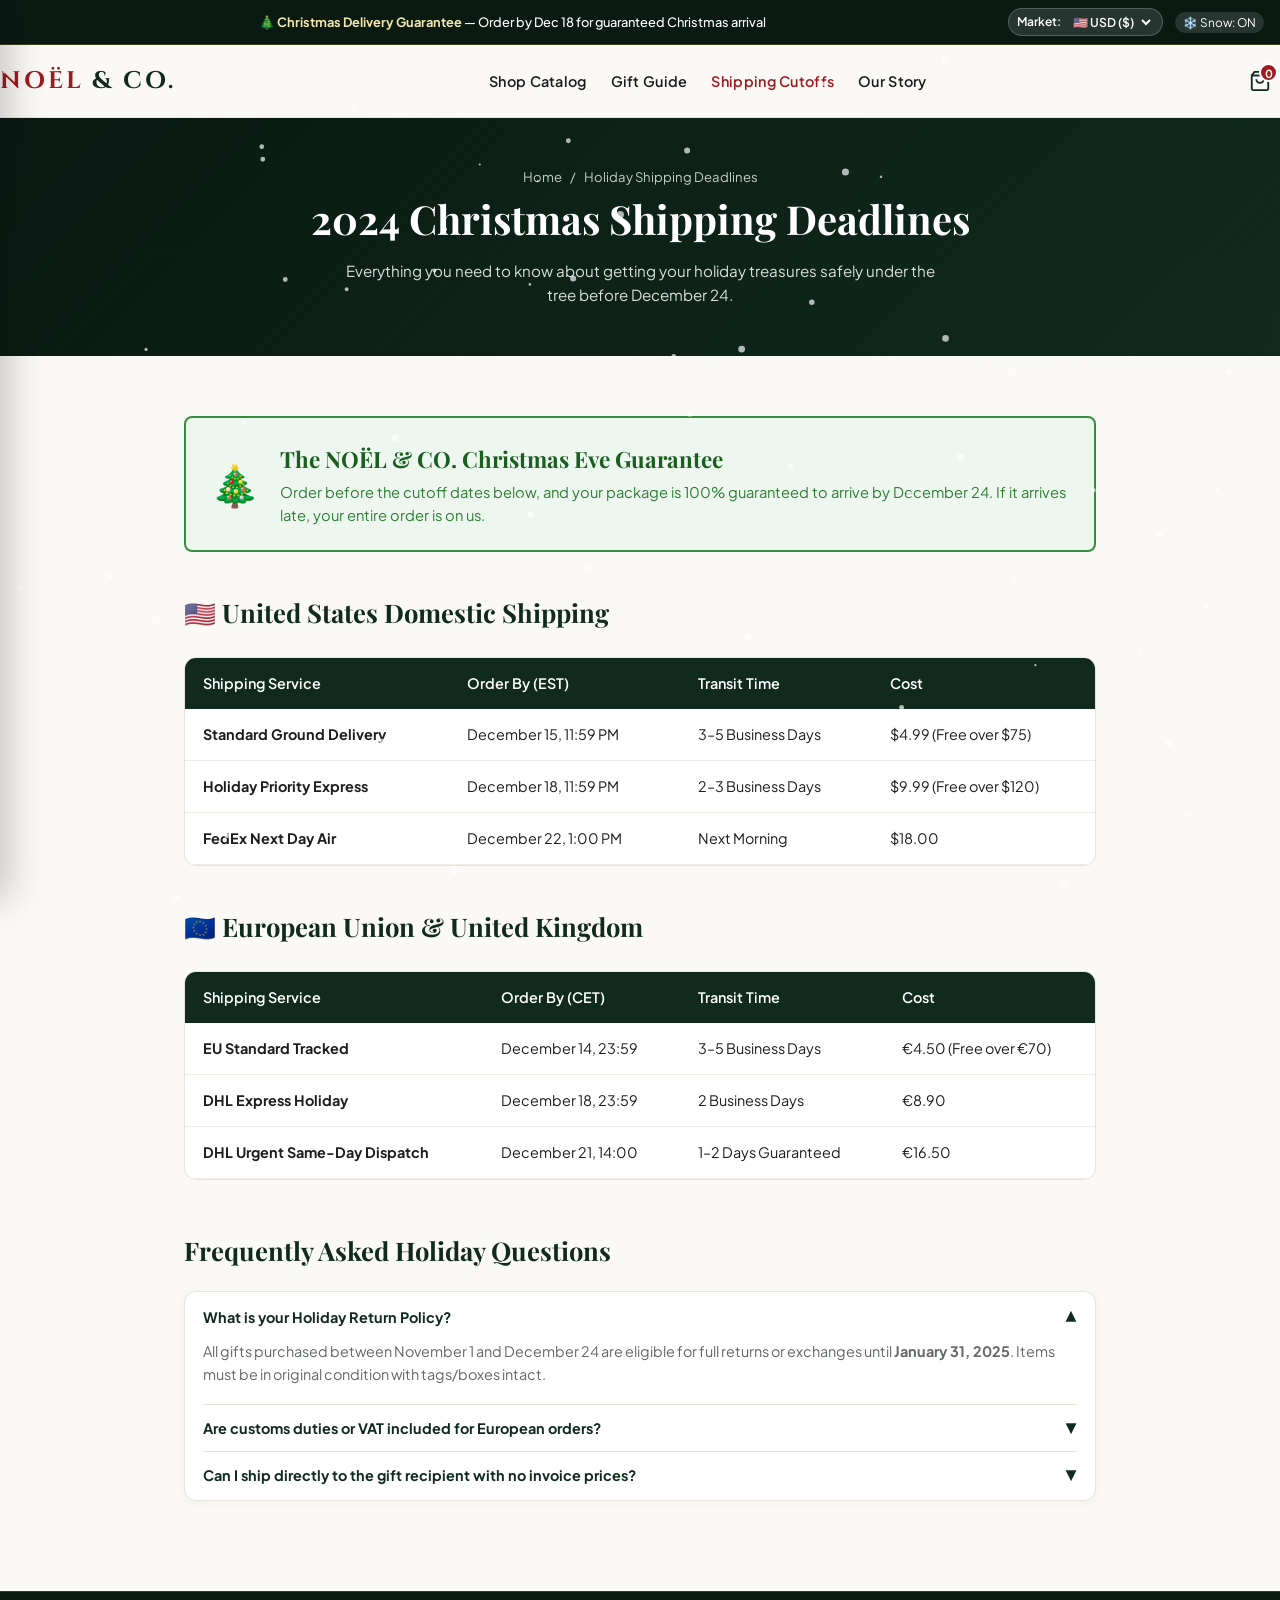
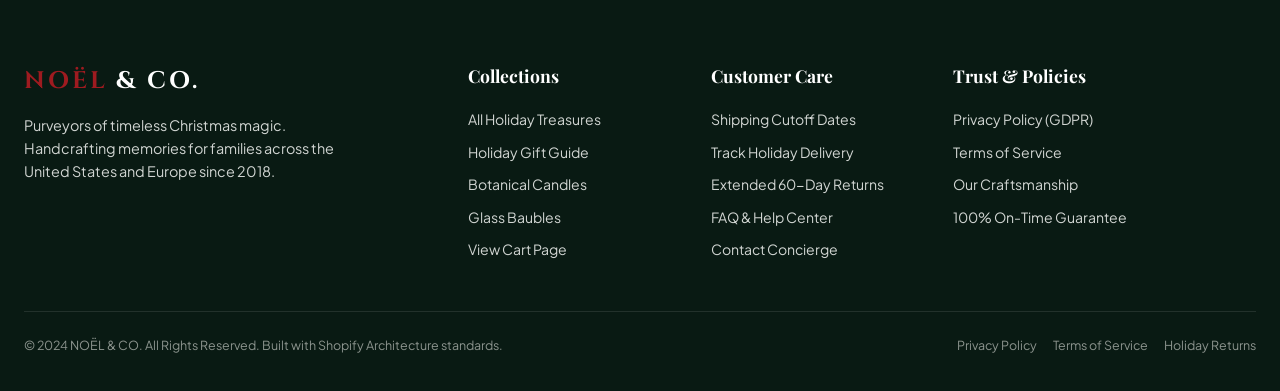
<file: shipping-policy.html>
<!DOCTYPE html>
<html lang="en">
<head>
  <meta charset="UTF-8">
  <meta name="viewport" content="width=device-width, initial-scale=1.0">
  <title>Holiday Shipping Deadlines &amp; Guarantees | NOËL & CO.</title>
  <meta name="description" content="Official 2024 Christmas delivery cutoff dates for USA and Europe carriers. 100% on-time guarantee and extended returns until Jan 31.">
  <link rel="icon" href="data:image/svg+xml,<svg xmlns=%22http://www.w3.org/2000/svg%22 viewBox=%220 0 100 100%22><text y=%22.9em%22 font-size=%2290%22>🎄</text></svg>">
  <link rel="stylesheet" href="assets/css/theme.css">
</head>
<body>
  <canvas id="snow-canvas"></canvas>

  <div class="announcement-bar">
    <div class="announcement-bar__inner">
      <div class="announcement-slider" id="announcement-msg">
        <span>🎄 <strong>Christmas Delivery Guarantee</strong> — Order by Dec 18 for guaranteed Christmas arrival</span>
      </div>
      <div class="announcement-controls">
        <div class="currency-selector">
          <label for="currency-select" style="font-size:0.75rem; margin-right:4px;">Market:</label>
          <select id="currency-select">
            <option value="USD">🇺🇸 USD ($)</option>
            <option value="EUR">🇪🇺 EUR (€)</option>
          </select>
        </div>
        <button class="snow-toggle-btn" id="snow-toggle">❄️ Snow: ON</button>
      </div>
    </div>
  </div>

  <header class="site-header">
    <div class="container header-inner">
      <button class="hamburger-btn" id="hamburger-btn" aria-label="Menu">
        <svg width="24" height="24" viewBox="0 0 24 24" fill="none" stroke="currentColor" stroke-width="2.2"><line x1="3" y1="12" x2="21" y2="12"></line><line x1="3" y1="6" x2="21" y2="6"></line><line x1="3" y1="18" x2="21" y2="18"></line></svg>
      </button>
      <a href="index.html" class="site-brand">
        <div class="brand-logo-text"><span>NOËL</span> &amp; CO.</div>
      </a>
      <nav aria-label="Main Navigation">
        <ul class="site-nav">
          <li><a href="collections.html" class="nav-link">Shop Catalog</a></li>
          <li><a href="gift-guide.html" class="nav-link">Gift Guide</a></li>
          <li><a href="shipping-policy.html" class="nav-link active">Shipping Cutoffs</a></li>
          <li><a href="about.html" class="nav-link">Our Story</a></li>
        </ul>
      </nav>
      <div class="header-actions">
        <button class="action-btn" id="cart-toggle-btn" aria-label="Cart">
          <svg width="22" height="22" viewBox="0 0 24 24" fill="none" stroke="currentColor" stroke-width="2"><path d="M6 2L3 6v14a2 2 0 0 0 2 2h14a2 2 0 0 0 2-2V6l-3-4z"></path><line x1="3" y1="6" x2="21" y2="6"></line><path d="M16 10a4 4 0 0 1-8 0"></path></svg>
          <span class="cart-counter" id="cart-counter">0</span>
        </button>
      </div>
    </div>
  </header>

  <!-- Mobile Drawer -->
  <div class="mobile-nav-overlay" id="mobile-nav-overlay"></div>
  <aside class="mobile-nav-drawer" id="mobile-nav-drawer">
    <div class="mobile-nav-header">
      <div class="brand-logo-text" style="font-size:1.25rem;"><span>NOËL</span> &amp; CO.</div>
      <button id="close-mobile-nav-btn" style="font-size:1.2rem;">✕</button>
    </div>
    <div class="mobile-nav-body">
      <ul class="mobile-nav-list">
        <li class="mobile-nav-item"><a href="index.html">Home Page <span>→</span></a></li>
        <li class="mobile-nav-item"><a href="collections.html">Shop Catalog <span>→</span></a></li>
        <li class="mobile-nav-item"><a href="gift-guide.html">Official Gift Guide <span>→</span></a></li>
        <li class="mobile-nav-item"><a href="cart.html">View Full Cart <span>→</span></a></li>
        <li class="mobile-nav-item"><a href="checkout.html">Direct Checkout <span>→</span></a></li>
        <li class="mobile-nav-item"><a href="shipping-policy.html" class="active">Shipping Cutoff Dates <span>→</span></a></li>
      </ul>
    </div>
  </aside>

  <div class="page-header-banner">
    <div class="container">
      <div class="breadcrumbs">
        <a href="index.html">Home</a> <span>/</span> <span>Holiday Shipping Deadlines</span>
      </div>
      <h1 class="page-title">2024 Christmas Shipping Deadlines</h1>
      <p style="color: #d8dedb; max-width: 620px; margin: 0 auto; font-size: 0.95rem;">
        Everything you need to know about getting your holiday treasures safely under the tree before December 24.
      </p>
    </div>
  </div>

  <main style="padding: 60px 0 90px;">
    <div class="container" style="max-width: 960px;">
      <!-- Guarantee Box -->
      <div style="background: #edf7f0; border: 2px solid #388e3c; border-radius: 8px; padding: 24px; margin-bottom: 40px; display: flex; align-items: center; gap: 20px;">
        <div style="font-size: 2.5rem;">🎄</div>
        <div>
          <h2 style="font-family: var(--font-heading); color: #1b5e20; font-size: 1.4rem; margin-bottom: 4px;">
            The NOËL &amp; CO. Christmas Eve Guarantee
          </h2>
          <p style="color: #2e7d32; font-size: 0.92rem; line-height: 1.5;">
            Order before the cutoff dates below, and your package is 100% guaranteed to arrive by December 24. If it arrives late, your entire order is on us.
          </p>
        </div>
      </div>

      <!-- US Deadlines Table -->
      <h2 style="font-family: var(--font-heading); font-size: 1.6rem; color: var(--color-primary-forest); margin-bottom: 12px;">
        🇺🇸 United States Domestic Shipping
      </h2>
      <div class="table-responsive">
        <table class="holiday-table">
          <thead>
            <tr>
              <th>Shipping Service</th>
              <th>Order By (EST)</th>
              <th>Transit Time</th>
              <th>Cost</th>
            </tr>
          </thead>
          <tbody>
            <tr>
              <td><strong>Standard Ground Delivery</strong></td>
              <td>December 15, 11:59 PM</td>
              <td>3–5 Business Days</td>
              <td>$4.99 (Free over $75)</td>
            </tr>
            <tr>
              <td><strong>Holiday Priority Express</strong></td>
              <td>December 18, 11:59 PM</td>
              <td>2–3 Business Days</td>
              <td>$9.99 (Free over $120)</td>
            </tr>
            <tr>
              <td><strong>FedEx Next Day Air</strong></td>
              <td>December 22, 1:00 PM</td>
              <td>Next Morning</td>
              <td>$18.00</td>
            </tr>
          </tbody>
        </table>
      </div>

      <!-- EU Deadlines Table -->
      <h2 style="font-family: var(--font-heading); font-size: 1.6rem; color: var(--color-primary-forest); margin-top: 40px; margin-bottom: 12px;">
        🇪🇺 European Union &amp; United Kingdom
      </h2>
      <div class="table-responsive">
        <table class="holiday-table">
          <thead>
            <tr>
              <th>Shipping Service</th>
              <th>Order By (CET)</th>
              <th>Transit Time</th>
              <th>Cost</th>
            </tr>
          </thead>
          <tbody>
            <tr>
              <td><strong>EU Standard Tracked</strong></td>
              <td>December 14, 23:59</td>
              <td>3–5 Business Days</td>
              <td>€4.50 (Free over €70)</td>
            </tr>
            <tr>
              <td><strong>DHL Express Holiday</strong></td>
              <td>December 18, 23:59</td>
              <td>2 Business Days</td>
              <td>€8.90</td>
            </tr>
            <tr>
              <td><strong>DHL Urgent Same-Day Dispatch</strong></td>
              <td>December 21, 14:00</td>
              <td>1–2 Days Guaranteed</td>
              <td>€16.50</td>
            </tr>
          </tbody>
        </table>
      </div>

      <!-- FAQ Accordion -->
      <div style="margin-top: 50px;">
        <h2 style="font-family: var(--font-heading); font-size: 1.6rem; color: var(--color-primary-forest); margin-bottom: 20px;">
          Frequently Asked Holiday Questions
        </h2>
        <div class="pdp-accordions">
          <div class="accordion-item open">
            <button class="accordion-header">
              <span>What is your Holiday Return Policy?</span>
              <span class="accordion-icon">▼</span>
            </button>
            <div class="accordion-content">
              All gifts purchased between November 1 and December 24 are eligible for full returns or exchanges until <strong>January 31, 2025</strong>. Items must be in original condition with tags/boxes intact.
            </div>
          </div>

          <div class="accordion-item">
            <button class="accordion-header">
              <span>Are customs duties or VAT included for European orders?</span>
              <span class="accordion-icon">▼</span>
            </button>
            <div class="accordion-content">
              Yes! All EU orders are fulfilled directly from our distribution hub in Frankfurt, Germany. There are zero customs duties, additional tariffs, or unexpected fees for customers in EU member countries.
            </div>
          </div>

          <div class="accordion-item">
            <button class="accordion-header">
              <span>Can I ship directly to the gift recipient with no invoice prices?</span>
              <span class="accordion-icon">▼</span>
            </button>
            <div class="accordion-content">
              Absolutely! Simply check the "Gift Wrapping" option at checkout or enter a gift note. We always include a packing slip without pricing for gift deliveries.
            </div>
          </div>
        </div>
      </div>
    </div>
  </main>

  <nav class="mobile-bottom-nav">
    <a href="index.html" class="bottom-nav-item">
      <svg viewBox="0 0 24 24" fill="none" stroke="currentColor" stroke-width="2"><path d="M3 9l9-7 9 7v11a2 2 0 0 1-2 2H5a2 2 0 0 1-2-2z"></path><polyline points="9 22 9 12 15 12 15 22"></polyline></svg>
      <span>Home</span>
    </a>
    <a href="collections.html" class="bottom-nav-item">
      <svg viewBox="0 0 24 24" fill="none" stroke="currentColor" stroke-width="2"><rect x="3" y="3" width="7" height="7"></rect><rect x="14" y="3" width="7" height="7"></rect><rect x="14" y="14" width="7" height="7"></rect><rect x="3" y="14" width="7" height="7"></rect></svg>
      <span>Shop</span>
    </a>
    <a href="gift-guide.html" class="bottom-nav-item">
      <svg viewBox="0 0 24 24" fill="none" stroke="currentColor" stroke-width="2"><polyline points="20 12 20 22 4 22 4 12"></polyline><rect x="2" y="7" width="20" height="5"></rect><line x1="12" y1="22" x2="12" y2="7"></line></svg>
      <span>Gift Guide</span>
    </a>
    <button class="bottom-nav-item" id="bottom-cart-toggle">
      <svg viewBox="0 0 24 24" fill="none" stroke="currentColor" stroke-width="2"><path d="M6 2L3 6v14a2 2 0 0 0 2 2h14a2 2 0 0 0 2-2V6l-3-4z"></path><line x1="3" y1="6" x2="21" y2="6"></line><path d="M16 10a4 4 0 0 1-8 0"></path></svg>
      <span>Bag</span>
      <span class="bottom-cart-badge" id="bottom-cart-badge">0</span>
    </button>
  </nav>

  <footer class="site-footer">
    <div class="container">
      <div class="footer-grid">
        <div>
          <div class="brand-logo-text" style="color:#ffffff; margin-bottom:14px;"><span>NOËL</span> &amp; CO.</div>
          <p style="font-size:0.9rem; line-height:1.6; max-width:320px; margin-bottom:20px;">
            Purveyors of timeless Christmas magic. Handcrafting memories for families across the United States and Europe since 2018.
          </p>
        </div>
        <div>
          <h4 class="footer-col-title">Collections</h4>
          <ul class="footer-links">
            <li><a href="collections.html">All Holiday Treasures</a></li>
            <li><a href="gift-guide.html">Holiday Gift Guide</a></li>
            <li><a href="product.html?id=prod-candle">Botanical Candles</a></li>
            <li><a href="product.html?id=prod-ornaments">Glass Baubles</a></li>
            <li><a href="cart.html">View Cart Page</a></li>
          </ul>
        </div>
        <div>
          <h4 class="footer-col-title">Customer Care</h4>
          <ul class="footer-links">
            <li><a href="shipping-policy.html">Shipping Cutoff Dates</a></li>
            <li><a href="track-order.html">Track Holiday Delivery</a></li>
            <li><a href="returns-policy.html">Extended 60-Day Returns</a></li>
            <li><a href="faq.html">FAQ &amp; Help Center</a></li>
            <li><a href="contact.html">Contact Concierge</a></li>
          </ul>
        </div>
        <div>
          <h4 class="footer-col-title">Trust &amp; Policies</h4>
          <ul class="footer-links">
            <li><a href="privacy-policy.html">Privacy Policy (GDPR)</a></li>
            <li><a href="terms-of-service.html">Terms of Service</a></li>
            <li><a href="about.html">Our Craftsmanship</a></li>
            <li><a href="shipping-policy.html">100% On-Time Guarantee</a></li>
          </ul>
        </div>
      </div>
      <div class="footer-bottom">
        <div>&copy; 2024 NOËL &amp; CO. All Rights Reserved. Built with Shopify Architecture standards.</div>
        <div style="display:flex; gap:16px;">
          <a href="privacy-policy.html">Privacy Policy</a>
          <a href="terms-of-service.html">Terms of Service</a>
          <a href="returns-policy.html">Holiday Returns</a>
        </div>
      </div>
    </div>
  </footer>

  <script src="assets/js/products-data.js"></script>
  <script src="assets/js/theme.js"></script>
</body>
</html>
</file>
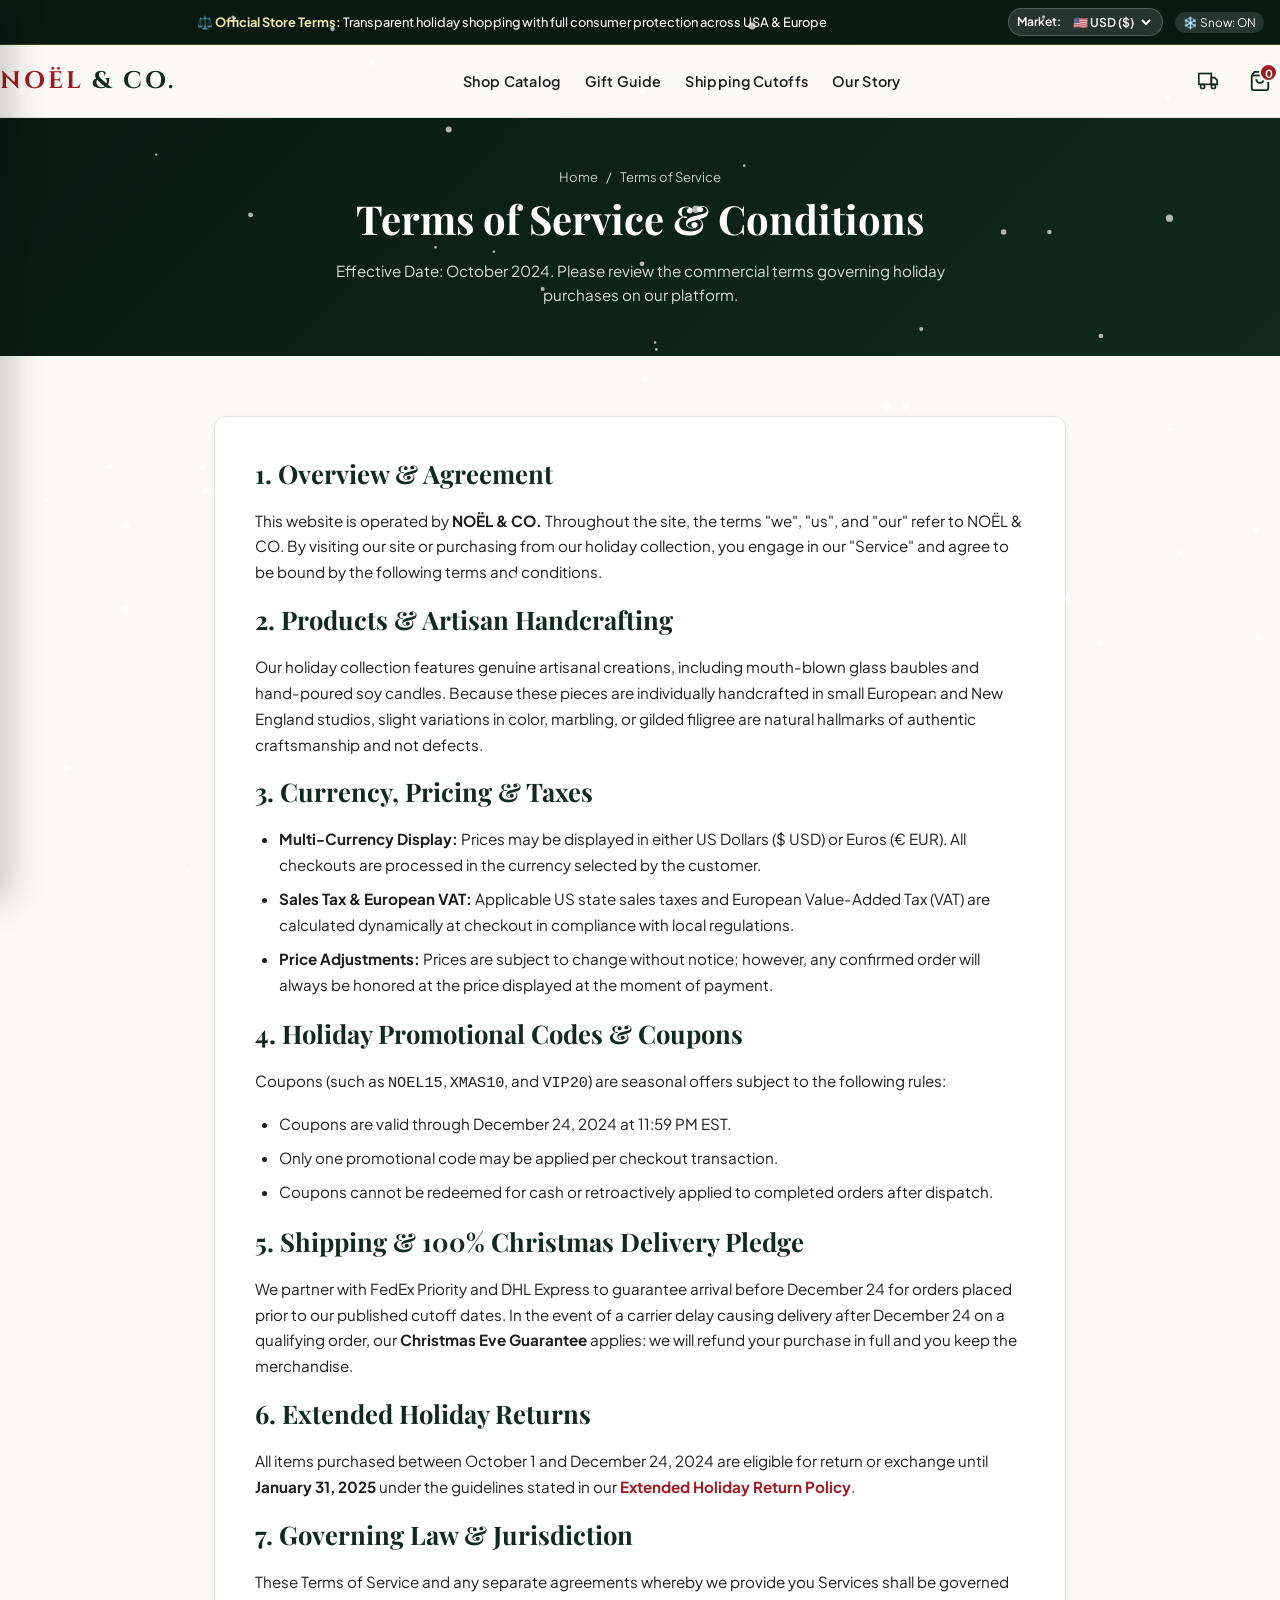
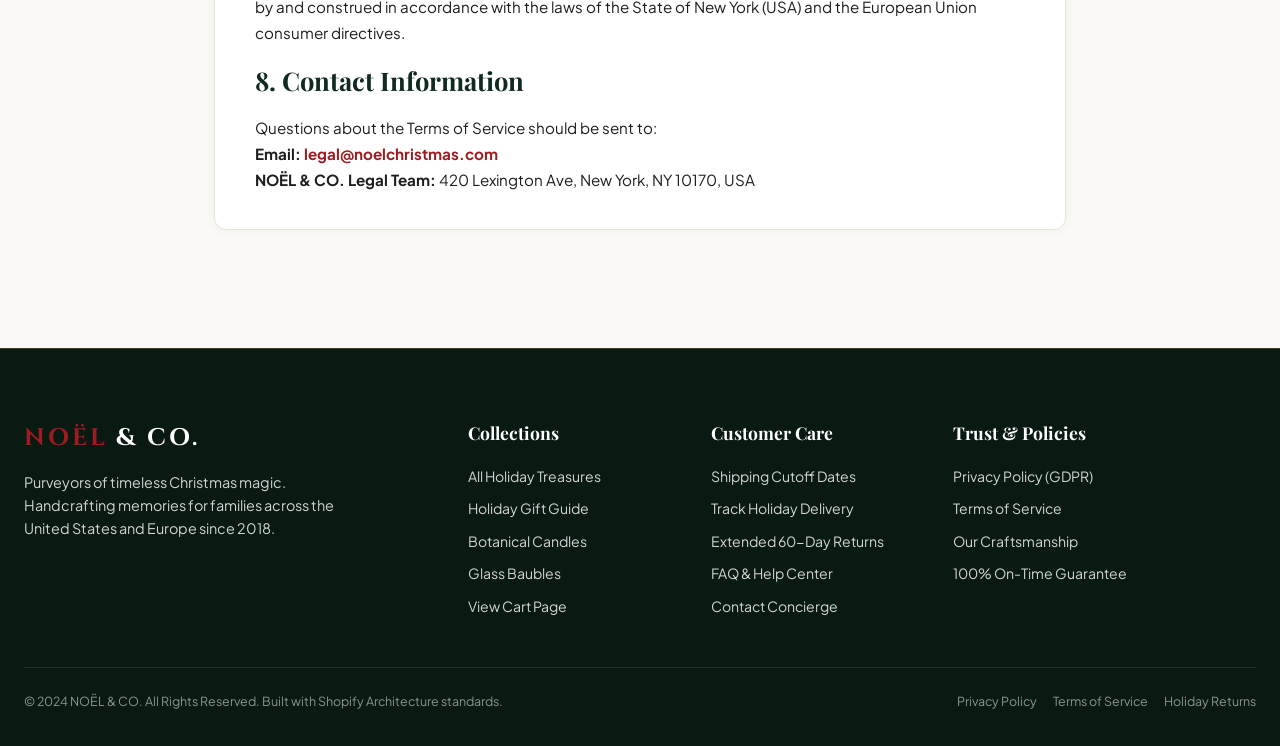
<file: terms-of-service.html>
<!DOCTYPE html>
<html lang="en">
<head>
  <meta charset="UTF-8">
  <meta name="viewport" content="width=device-width, initial-scale=1.0">
  <title>Terms of Service | NOËL &amp; CO.</title>
  <meta name="description" content="NOËL &amp; CO. Commercial Terms of Service. Order conditions, holiday delivery guarantees, coupon rules, and extended return rights.">
  <link rel="icon" href="data:image/svg+xml,<svg xmlns=%22http://www.w3.org/2000/svg%22 viewBox=%220 0 100 100%22><text y=%22.9em%22 font-size=%2290%22>🎄</text></svg>">
  <link rel="stylesheet" href="assets/css/theme.css">
</head>
<body>
  <canvas id="snow-canvas"></canvas>

  <div class="announcement-bar">
    <div class="announcement-bar__inner">
      <div class="announcement-slider" id="announcement-msg">
        <span>⚖️ <strong>Official Store Terms:</strong> Transparent holiday shopping with full consumer protection across USA &amp; Europe</span>
      </div>
      <div class="announcement-controls">
        <div class="currency-selector">
          <label for="currency-select" style="font-size:0.75rem; margin-right:4px;">Market:</label>
          <select id="currency-select">
            <option value="USD">🇺🇸 USD ($)</option>
            <option value="EUR">🇪🇺 EUR (€)</option>
          </select>
        </div>
        <button class="snow-toggle-btn" id="snow-toggle">❄️ Snow: ON</button>
      </div>
    </div>
  </div>

  <header class="site-header">
    <div class="container header-inner">
      <button class="hamburger-btn" id="hamburger-btn" aria-label="Menu">
        <svg width="24" height="24" viewBox="0 0 24 24" fill="none" stroke="currentColor" stroke-width="2.2"><line x1="3" y1="12" x2="21" y2="12"></line><line x1="3" y1="6" x2="21" y2="6"></line><line x1="3" y1="18" x2="21" y2="18"></line></svg>
      </button>
      <a href="index.html" class="site-brand">
        <div class="brand-logo-text"><span>NOËL</span> &amp; CO.</div>
      </a>
      <nav aria-label="Main Navigation">
        <ul class="site-nav">
          <li><a href="collections.html" class="nav-link">Shop Catalog</a></li>
          <li><a href="gift-guide.html" class="nav-link">Gift Guide</a></li>
          <li><a href="shipping-policy.html" class="nav-link">Shipping Cutoffs</a></li>
          <li><a href="about.html" class="nav-link">Our Story</a></li>
        </ul>
      </nav>
      <div class="header-actions">
        <a href="track-order.html" class="action-btn" title="Track Order">
          <svg width="20" height="20" viewBox="0 0 24 24" fill="none" stroke="currentColor" stroke-width="2"><rect x="1" y="3" width="15" height="13"></rect><polygon points="16 8 20 8 23 11 23 16 16 16 8"></polygon><circle cx="5.5" cy="18.5" r="2.5"></circle><circle cx="18.5" cy="18.5" r="2.5"></circle></svg>
        </a>
        <button class="action-btn" id="cart-toggle-btn" aria-label="Cart">
          <svg width="22" height="22" viewBox="0 0 24 24" fill="none" stroke="currentColor" stroke-width="2"><path d="M6 2L3 6v14a2 2 0 0 0 2 2h14a2 2 0 0 0 2-2V6l-3-4z"></path><line x1="3" y1="6" x2="21" y2="6"></line><path d="M16 10a4 4 0 0 1-8 0"></path></svg>
          <span class="cart-counter" id="cart-counter">0</span>
        </button>
      </div>
    </div>
  </header>

  <!-- Mobile Drawer -->
  <div class="mobile-nav-overlay" id="mobile-nav-overlay"></div>
  <aside class="mobile-nav-drawer" id="mobile-nav-drawer">
    <div class="mobile-nav-header">
      <div class="brand-logo-text" style="font-size:1.25rem;"><span>NOËL</span> &amp; CO.</div>
      <button id="close-mobile-nav-btn" style="font-size:1.2rem;">✕</button>
    </div>
    <div class="mobile-nav-body">
      <ul class="mobile-nav-list">
        <li class="mobile-nav-item"><a href="index.html">Home Page <span>→</span></a></li>
        <li class="mobile-nav-item"><a href="collections.html">Shop Catalog <span>→</span></a></li>
        <li class="mobile-nav-item"><a href="gift-guide.html">Official Gift Guide <span>→</span></a></li>
        <li class="mobile-nav-item"><a href="track-order.html">Track Order <span>→</span></a></li>
        <li class="mobile-nav-item"><a href="returns-policy.html">Holiday Returns <span>→</span></a></li>
        <li class="mobile-nav-item"><a href="faq.html">FAQ &amp; Help <span>→</span></a></li>
        <li class="mobile-nav-item"><a href="shipping-policy.html">Shipping Cutoff Dates <span>→</span></a></li>
      </ul>
    </div>
  </aside>

  <div class="page-header-banner">
    <div class="container">
      <div class="breadcrumbs">
        <a href="index.html">Home</a> <span>/</span> <span>Terms of Service</span>
      </div>
      <h1 class="page-title">Terms of Service &amp; Conditions</h1>
      <p style="color: #d8dedb; max-width: 620px; margin: 0 auto; font-size: 0.95rem;">
        Effective Date: October 2024. Please review the commercial terms governing holiday purchases on our platform.
      </p>
    </div>
  </div>

  <main style="padding: 60px 0 90px;">
    <div class="container" style="max-width: 900px;">
      
      <div class="policy-card">
        <h2>1. Overview &amp; Agreement</h2>
        <p>
          This website is operated by <strong>NOËL &amp; CO.</strong> Throughout the site, the terms "we", "us", and "our" refer to NOËL &amp; CO. By visiting our site or purchasing from our holiday collection, you engage in our "Service" and agree to be bound by the following terms and conditions.
        </p>

        <h2>2. Products &amp; Artisan Handcrafting</h2>
        <p>
          Our holiday collection features genuine artisanal creations, including mouth-blown glass baubles and hand-poured soy candles. Because these pieces are individually handcrafted in small European and New England studios, slight variations in color, marbling, or gilded filigree are natural hallmarks of authentic craftsmanship and not defects.
        </p>

        <h2>3. Currency, Pricing &amp; Taxes</h2>
        <ul>
          <li><strong>Multi-Currency Display:</strong> Prices may be displayed in either US Dollars ($ USD) or Euros (€ EUR). All checkouts are processed in the currency selected by the customer.</li>
          <li><strong>Sales Tax &amp; European VAT:</strong> Applicable US state sales taxes and European Value-Added Tax (VAT) are calculated dynamically at checkout in compliance with local regulations.</li>
          <li><strong>Price Adjustments:</strong> Prices are subject to change without notice; however, any confirmed order will always be honored at the price displayed at the moment of payment.</li>
        </ul>

        <h2>4. Holiday Promotional Codes &amp; Coupons</h2>
        <p>
          Coupons (such as <code>NOEL15</code>, <code>XMAS10</code>, and <code>VIP20</code>) are seasonal offers subject to the following rules:
        </p>
        <ul>
          <li>Coupons are valid through December 24, 2024 at 11:59 PM EST.</li>
          <li>Only one promotional code may be applied per checkout transaction.</li>
          <li>Coupons cannot be redeemed for cash or retroactively applied to completed orders after dispatch.</li>
        </ul>

        <h2>5. Shipping &amp; 100% Christmas Delivery Pledge</h2>
        <p>
          We partner with FedEx Priority and DHL Express to guarantee arrival before December 24 for orders placed prior to our published cutoff dates. In the event of a carrier delay causing delivery after December 24 on a qualifying order, our <strong>Christmas Eve Guarantee</strong> applies: we will refund your purchase in full and you keep the merchandise.
        </p>

        <h2>6. Extended Holiday Returns</h2>
        <p>
          All items purchased between October 1 and December 24, 2024 are eligible for return or exchange until <strong>January 31, 2025</strong> under the guidelines stated in our <a href="returns-policy.html" style="color:var(--color-festive-red); font-weight:700;">Extended Holiday Return Policy</a>.
        </p>

        <h2>7. Governing Law &amp; Jurisdiction</h2>
        <p>
          These Terms of Service and any separate agreements whereby we provide you Services shall be governed by and construed in accordance with the laws of the State of New York (USA) and the European Union consumer directives.
        </p>

        <h2>8. Contact Information</h2>
        <p style="margin-bottom:0;">
          Questions about the Terms of Service should be sent to:
          <br>
          <strong>Email:</strong> <a href="mailto:legal@noelchristmas.com" style="color:var(--color-festive-red); font-weight:700;">legal@noelchristmas.com</a><br>
          <strong>NOËL &amp; CO. Legal Team:</strong> 420 Lexington Ave, New York, NY 10170, USA
        </p>
      </div>

    </div>
  </main>

  <!-- Site Footer -->
  <footer class="site-footer">
    <div class="container">
      <div class="footer-grid">
        <div>
          <div class="brand-logo-text" style="color:#ffffff; margin-bottom:14px;"><span>NOËL</span> &amp; CO.</div>
          <p style="font-size:0.9rem; line-height:1.6; max-width:320px; margin-bottom:20px;">
            Purveyors of timeless Christmas magic. Handcrafting memories for families across the United States and Europe since 2018.
          </p>
        </div>
        <div>
          <h4 class="footer-col-title">Collections</h4>
          <ul class="footer-links">
            <li><a href="collections.html">All Holiday Treasures</a></li>
            <li><a href="gift-guide.html">Holiday Gift Guide</a></li>
            <li><a href="product.html?id=prod-candle">Botanical Candles</a></li>
            <li><a href="product.html?id=prod-ornaments">Glass Baubles</a></li>
            <li><a href="cart.html">View Cart Page</a></li>
          </ul>
        </div>
        <div>
          <h4 class="footer-col-title">Customer Care</h4>
          <ul class="footer-links">
            <li><a href="shipping-policy.html">Shipping Cutoff Dates</a></li>
            <li><a href="track-order.html">Track Holiday Delivery</a></li>
            <li><a href="returns-policy.html">Extended 60-Day Returns</a></li>
            <li><a href="faq.html">FAQ &amp; Help Center</a></li>
            <li><a href="contact.html">Contact Concierge</a></li>
          </ul>
        </div>
        <div>
          <h4 class="footer-col-title">Trust &amp; Policies</h4>
          <ul class="footer-links">
            <li><a href="privacy-policy.html">Privacy Policy (GDPR)</a></li>
            <li><a href="terms-of-service.html">Terms of Service</a></li>
            <li><a href="about.html">Our Craftsmanship</a></li>
            <li><a href="shipping-policy.html">100% On-Time Guarantee</a></li>
          </ul>
        </div>
      </div>
      <div class="footer-bottom">
        <div>&copy; 2024 NOËL &amp; CO. All Rights Reserved. Built with Shopify Architecture standards.</div>
        <div style="display:flex; gap:16px;">
          <a href="privacy-policy.html">Privacy Policy</a>
          <a href="terms-of-service.html">Terms of Service</a>
          <a href="returns-policy.html">Holiday Returns</a>
        </div>
      </div>
    </div>
  </footer>

  <script src="assets/js/products-data.js"></script>
  <script src="assets/js/theme.js"></script>
</body>
</html>
</file>
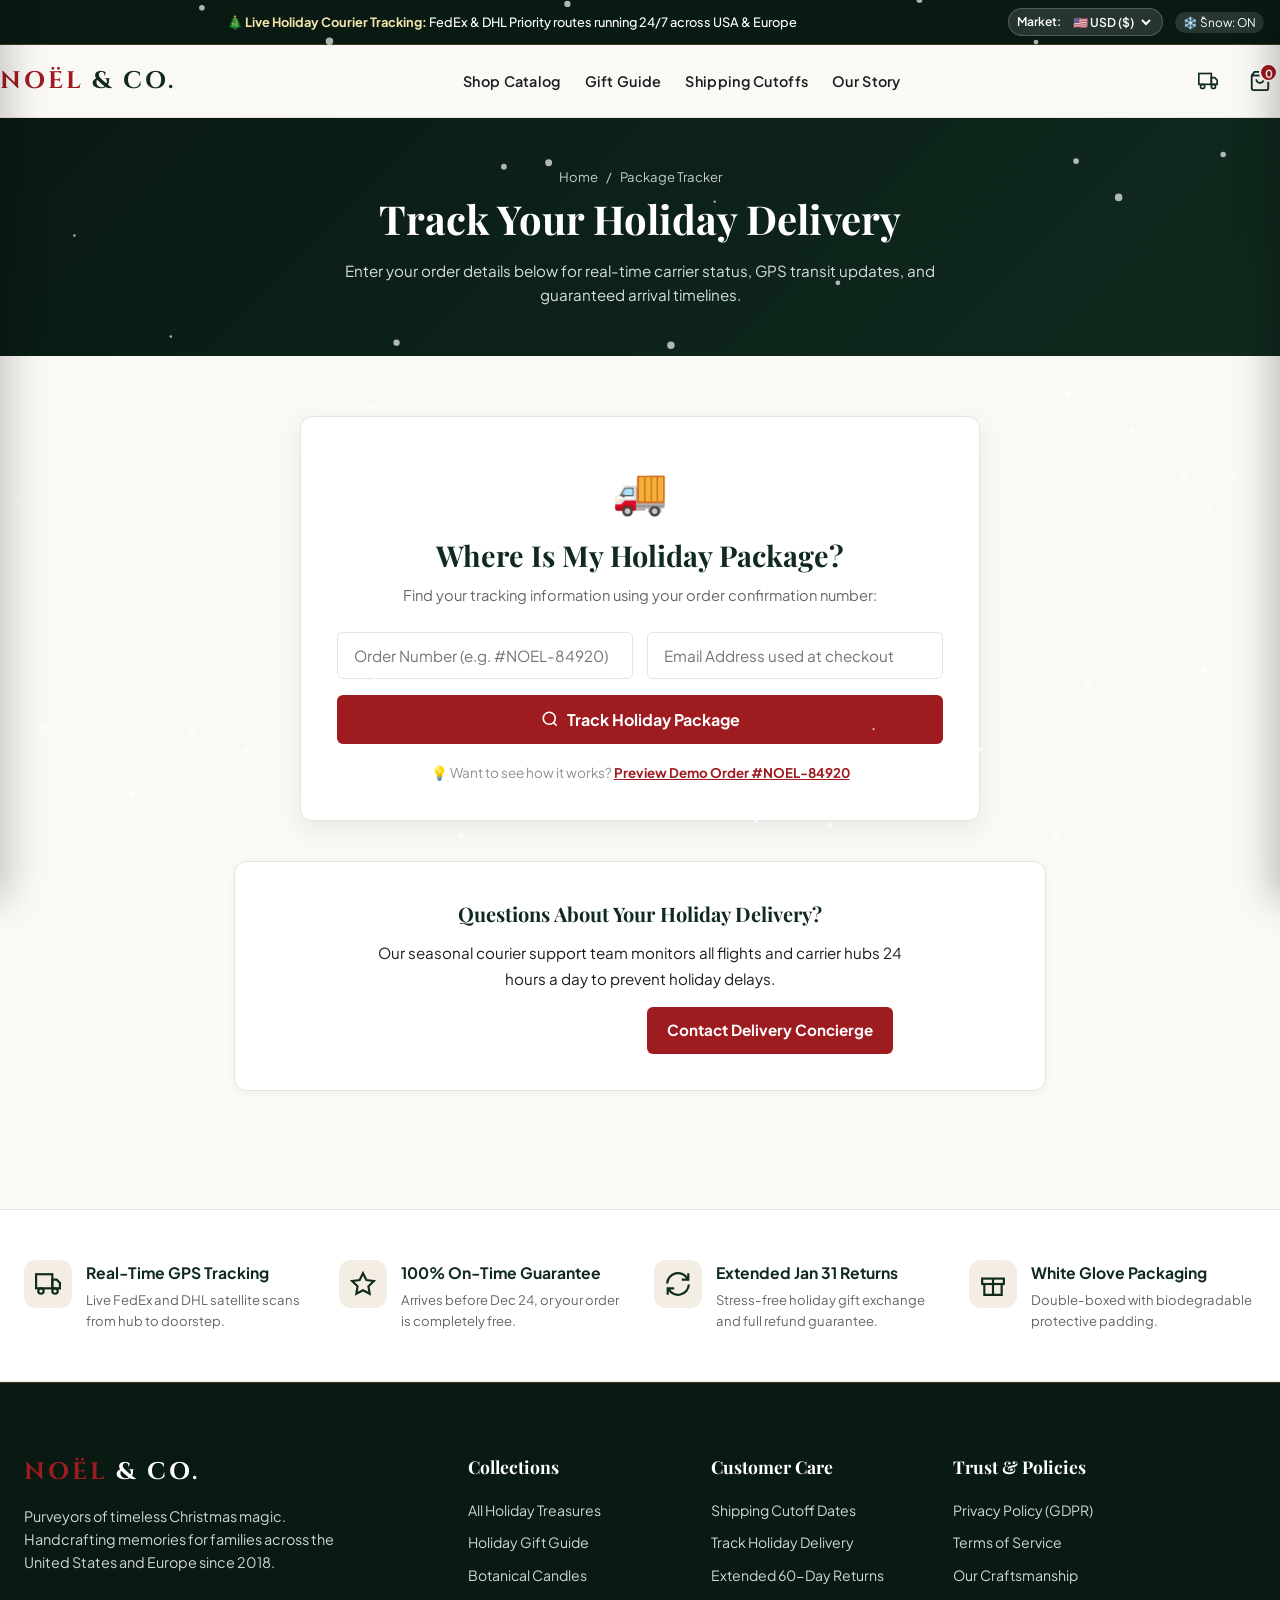
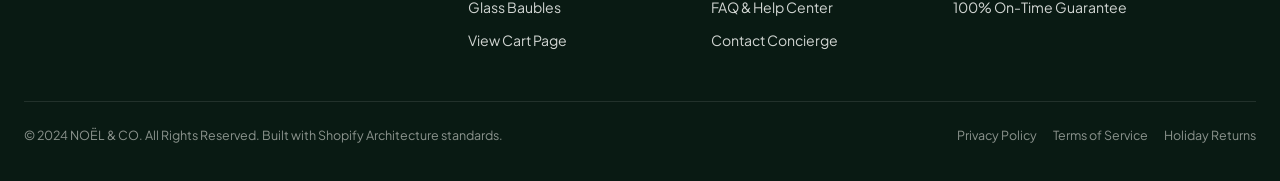
<file: track-order.html>
<!DOCTYPE html>
<html lang="en">
<head>
  <meta charset="UTF-8">
  <meta name="viewport" content="width=device-width, initial-scale=1.0">
  <title>Track Your Holiday Order | NOËL &amp; CO.</title>
  <meta name="description" content="Track your Christmas delivery in real-time. Live GPS updates, FedEx Priority &amp; DHL Express holiday courier status.">
  <link rel="icon" href="data:image/svg+xml,<svg xmlns=%22http://www.w3.org/2000/svg%22 viewBox=%220 0 100 100%22><text y=%22.9em%22 font-size=%2290%22>🎄</text></svg>">
  <link rel="stylesheet" href="assets/css/theme.css">
</head>
<body>
  <canvas id="snow-canvas"></canvas>

  <div class="announcement-bar">
    <div class="announcement-bar__inner">
      <div class="announcement-slider" id="announcement-msg">
        <span>🎄 <strong>Live Holiday Courier Tracking:</strong> FedEx &amp; DHL Priority routes running 24/7 across USA &amp; Europe</span>
      </div>
      <div class="announcement-controls">
        <div class="currency-selector">
          <label for="currency-select" style="font-size:0.75rem; margin-right:4px;">Market:</label>
          <select id="currency-select">
            <option value="USD">🇺🇸 USD ($)</option>
            <option value="EUR">🇪🇺 EUR (€)</option>
          </select>
        </div>
        <button class="snow-toggle-btn" id="snow-toggle">❄️ Snow: ON</button>
      </div>
    </div>
  </div>

  <header class="site-header">
    <div class="container header-inner">
      <button class="hamburger-btn" id="hamburger-btn" aria-label="Menu">
        <svg width="24" height="24" viewBox="0 0 24 24" fill="none" stroke="currentColor" stroke-width="2.2"><line x1="3" y1="12" x2="21" y2="12"></line><line x1="3" y1="6" x2="21" y2="6"></line><line x1="3" y1="18" x2="21" y2="18"></line></svg>
      </button>
      <a href="index.html" class="site-brand">
        <div class="brand-logo-text"><span>NOËL</span> &amp; CO.</div>
      </a>
      <nav aria-label="Main Navigation">
        <ul class="site-nav">
          <li><a href="collections.html" class="nav-link">Shop Catalog</a></li>
          <li><a href="gift-guide.html" class="nav-link">Gift Guide</a></li>
          <li><a href="shipping-policy.html" class="nav-link">Shipping Cutoffs</a></li>
          <li><a href="about.html" class="nav-link">Our Story</a></li>
        </ul>
      </nav>
      <div class="header-actions">
        <a href="track-order.html" class="action-btn" title="Track Order">
          <svg width="20" height="20" viewBox="0 0 24 24" fill="none" stroke="currentColor" stroke-width="2"><rect x="1" y="3" width="15" height="13"></rect><polygon points="16 8 20 8 23 11 23 16 16 16 8"></polygon><circle cx="5.5" cy="18.5" r="2.5"></circle><circle cx="18.5" cy="18.5" r="2.5"></circle></svg>
        </a>
        <button class="action-btn" id="cart-toggle-btn" aria-label="Cart">
          <svg width="22" height="22" viewBox="0 0 24 24" fill="none" stroke="currentColor" stroke-width="2"><path d="M6 2L3 6v14a2 2 0 0 0 2 2h14a2 2 0 0 0 2-2V6l-3-4z"></path><line x1="3" y1="6" x2="21" y2="6"></line><path d="M16 10a4 4 0 0 1-8 0"></path></svg>
          <span class="cart-counter" id="cart-counter">0</span>
        </button>
      </div>
    </div>
  </header>

  <!-- Mobile Drawer -->
  <div class="mobile-nav-overlay" id="mobile-nav-overlay"></div>
  <aside class="mobile-nav-drawer" id="mobile-nav-drawer">
    <div class="mobile-nav-header">
      <div class="brand-logo-text" style="font-size:1.25rem;"><span>NOËL</span> &amp; CO.</div>
      <button id="close-mobile-nav-btn" style="font-size:1.2rem;">✕</button>
    </div>
    <div class="mobile-nav-body">
      <ul class="mobile-nav-list">
        <li class="mobile-nav-item"><a href="index.html">Home Page <span>→</span></a></li>
        <li class="mobile-nav-item"><a href="collections.html">Shop Catalog <span>→</span></a></li>
        <li class="mobile-nav-item"><a href="gift-guide.html">Official Gift Guide <span>→</span></a></li>
        <li class="mobile-nav-item"><a href="track-order.html" class="active">Track Order <span>→</span></a></li>
        <li class="mobile-nav-item"><a href="returns-policy.html">Holiday Returns <span>→</span></a></li>
        <li class="mobile-nav-item"><a href="faq.html">FAQ &amp; Help <span>→</span></a></li>
        <li class="mobile-nav-item"><a href="shipping-policy.html">Shipping Cutoff Dates <span>→</span></a></li>
      </ul>
    </div>
  </aside>

  <div class="page-header-banner">
    <div class="container">
      <div class="breadcrumbs">
        <a href="index.html">Home</a> <span>/</span> <span>Package Tracker</span>
      </div>
      <h1 class="page-title">Track Your Holiday Delivery</h1>
      <p style="color: #d8dedb; max-width: 620px; margin: 0 auto; font-size: 0.95rem;">
        Enter your order details below for real-time carrier status, GPS transit updates, and guaranteed arrival timelines.
      </p>
    </div>
  </div>

  <main style="padding: 60px 0 90px;">
    <div class="container" style="max-width: 860px;">
      
      <!-- Lookup Form Card -->
      <div class="track-lookup-card">
        <div style="font-size: 2.8rem; margin-bottom: 8px;">🚚</div>
        <h2 style="font-family: var(--font-heading); font-size: 1.8rem; color: var(--color-primary-forest); margin-bottom: 6px;">
          Where Is My Holiday Package?
        </h2>
        <p style="color: var(--color-text-muted); font-size: 0.92rem; margin-bottom: 20px;">
          Find your tracking information using your order confirmation number:
        </p>

        <form class="track-form" id="track-order-form" onsubmit="event.preventDefault(); window.NoelApp.handleTrackLookup();">
          <div class="track-input-row">
            <input type="text" id="track-order-id" class="track-input" placeholder="Order Number (e.g. #NOEL-84920)" required>
            <input type="email" id="track-email" class="track-input" placeholder="Email Address used at checkout" required>
          </div>
          <button type="submit" class="track-btn" id="btn-track-submit">
            <svg width="18" height="18" viewBox="0 0 24 24" fill="none" stroke="currentColor" stroke-width="2.2"><circle cx="11" cy="11" r="8"></circle><line x1="21" y1="21" x2="16.65" y2="16.65"></line></svg>
            Track Holiday Package
          </button>
        </form>

        <div style="margin-top: 18px; font-size: 0.85rem; color: var(--color-text-light);">
          💡 Want to see how it works? 
          <button type="button" onclick="window.NoelApp.fillDemoTracking()" style="background:none; border:none; color:var(--color-festive-red); font-weight:700; text-decoration:underline; cursor:pointer;">
            Preview Demo Order #NOEL-84920
          </button>
        </div>
      </div>

      <!-- Tracking Result Section (Injected & Animated) -->
      <div class="track-result-box" id="tracking-result-card">
        <div class="track-order-meta">
          <div>
            <span style="font-size:0.78rem; font-weight:700; text-transform:uppercase; color:var(--color-text-light); display:block;">Order Reference</span>
            <strong style="font-size:1.3rem; color:var(--color-primary-forest);" id="res-order-id">#NOEL-84920</strong>
          </div>
          <div>
            <span style="font-size:0.78rem; font-weight:700; text-transform:uppercase; color:var(--color-text-light); display:block;">Holiday Carrier</span>
            <strong style="color:#1b5e20;" id="res-carrier">FedEx Priority Air (US Route)</strong>
          </div>
          <div>
            <span style="font-size:0.78rem; font-weight:700; text-transform:uppercase; color:var(--color-text-light); display:block;">Estimated Arrival</span>
            <strong style="color:var(--color-festive-red); font-size:1.1rem;" id="res-arrival">Today by 4:00 PM</strong>
          </div>
        </div>

        <div style="background:#edf7f0; border:1px solid #bbf7d0; border-radius:6px; padding:12px 16px; margin-bottom:28px; display:flex; align-items:center; gap:12px;">
          <span style="font-size:1.4rem;">🎄</span>
          <span style="font-size:0.88rem; color:#14532d;">
            <strong>Christmas Eve Arrival Guaranteed:</strong> This package is ahead of schedule and fully cleared for holiday porch delivery.
          </span>
        </div>

        <!-- Visual 5-Step Timeline -->
        <h3 style="font-family:var(--font-heading); font-size:1.2rem; color:var(--color-primary-forest); margin-bottom:20px;">
          Fulfillment &amp; Transit Progress
        </h3>

        <div class="timeline-track-wrap">
          <div class="timeline-progress-bar">
            <div class="timeline-progress-fill" id="timeline-bar-fill"></div>
          </div>
          <div class="timeline-steps">
            <div class="timeline-node completed">
              <div class="timeline-icon">✓</div>
              <span class="timeline-label">Order Placed</span>
              <span class="timeline-date">Dec 14, 09:15 AM</span>
            </div>
            <div class="timeline-node completed">
              <div class="timeline-icon">🎁</div>
              <span class="timeline-label">Gift Wrapped</span>
              <span class="timeline-date">Dec 14, 02:30 PM</span>
            </div>
            <div class="timeline-node completed">
              <div class="timeline-icon">✈️</div>
              <span class="timeline-label">Air Dispatched</span>
              <span class="timeline-date">Dec 15, 06:45 AM</span>
            </div>
            <div class="timeline-node active">
              <div class="timeline-icon">🚚</div>
              <span class="timeline-label">Out for Delivery</span>
              <span class="timeline-date">Dec 16, 08:30 AM</span>
            </div>
            <div class="timeline-node">
              <div class="timeline-icon">🎄</div>
              <span class="timeline-label">Under the Tree</span>
              <span class="timeline-date">Est. Dec 16</span>
            </div>
          </div>
        </div>

        <!-- Package Details -->
        <div style="background:#fbf9f6; border-radius:8px; padding:20px; margin-top:32px; border:1px solid var(--color-border);">
          <h4 style="font-size:0.95rem; font-weight:700; color:var(--color-primary-forest); margin-bottom:12px;">Package Contents:</h4>
          <div style="display:flex; flex-direction:column; gap:10px; font-size:0.88rem;">
            <div style="display:flex; justify-content:space-between; align-items:center;">
              <span>🕯️ 1x Winter Spice &amp; Pine Luxury Candle (12 oz Keepsake Jar)</span>
              <strong>$38.00</strong>
            </div>
            <div style="display:flex; justify-content:space-between; align-items:center;">
              <span>✨ 1x Aethelred Heirloom Glass Baubles (Set of 6, Velvet Gift Box)</span>
              <strong>$64.00</strong>
            </div>
            <div style="display:flex; justify-content:space-between; align-items:center; color:#2e7d32;">
              <span>🎁 Deluxe Gold-Foil Gift Wrapping with Red Ribbon</span>
              <strong>FREE</strong>
            </div>
          </div>
        </div>
      </div>

      <!-- Assistance Card -->
      <div class="policy-card" style="margin-top:40px; text-align:center;">
        <h3 style="margin-top:0;">Questions About Your Holiday Delivery?</h3>
        <p style="max-width:540px; margin:0 auto 16px;">
          Our seasonal courier support team monitors all flights and carrier hubs 24 hours a day to prevent holiday delays.
        </p>
        <div style="display:flex; justify-content:center; gap:14px; flex-wrap:wrap;">
          <a href="shipping-policy.html" class="btn btn-outline" style="padding:10px 20px;">View Shipping Cutoff Dates</a>
          <a href="contact.html" class="btn btn-primary" style="padding:10px 20px;">Contact Delivery Concierge</a>
        </div>
      </div>

    </div>
  </main>

  <!-- Trust Section -->
  <section class="trust-section">
    <div class="container">
      <div class="trust-grid">
        <div class="trust-card">
          <div class="trust-icon">
            <svg width="26" height="26" viewBox="0 0 24 24" fill="none" stroke="currentColor" stroke-width="2"><rect x="1" y="3" width="15" height="13"></rect><polygon points="16 8 20 8 23 11 23 16 16 16 16 8"></polygon><circle cx="5.5" cy="18.5" r="2.5"></circle><circle cx="18.5" cy="18.5" r="2.5"></circle></svg>
          </div>
          <div>
            <h4 class="trust-title">Real-Time GPS Tracking</h4>
            <p class="trust-desc">Live FedEx and DHL satellite scans from hub to doorstep.</p>
          </div>
        </div>
        <div class="trust-card">
          <div class="trust-icon">
            <svg width="26" height="26" viewBox="0 0 24 24" fill="none" stroke="currentColor" stroke-width="2"><path d="M12 2l3.09 6.26L22 9.27l-5 4.87 1.18 6.88L12 17.77l-6.18 3.25L7 14.14 2 9.27l6.91-1.01L12 2z"></path></svg>
          </div>
          <div>
            <h4 class="trust-title">100% On-Time Guarantee</h4>
            <p class="trust-desc">Arrives before Dec 24, or your order is completely free.</p>
          </div>
        </div>
        <div class="trust-card">
          <div class="trust-icon">
            <svg width="26" height="26" viewBox="0 0 24 24" fill="none" stroke="currentColor" stroke-width="2"><path d="M21.5 2v6h-6M2.5 22v-6h6M2 11.5a10 10 0 0 1 18.8-4.3M22 12.5a10 10 0 0 1-18.8 4.2"></path></svg>
          </div>
          <div>
            <h4 class="trust-title">Extended Jan 31 Returns</h4>
            <p class="trust-desc">Stress-free holiday gift exchange and full refund guarantee.</p>
          </div>
        </div>
        <div class="trust-card">
          <div class="trust-icon">
            <svg width="26" height="26" viewBox="0 0 24 24" fill="none" stroke="currentColor" stroke-width="2"><polyline points="20 12 20 22 4 22 4 12"></polyline><rect x="2" y="7" width="20" height="5"></rect><line x1="12" y1="22" x2="12" y2="7"></line></svg>
          </div>
          <div>
            <h4 class="trust-title">White Glove Packaging</h4>
            <p class="trust-desc">Double-boxed with biodegradable protective padding.</p>
          </div>
        </div>
      </div>
    </div>
  </section>

  <!-- Cart Drawer -->
  <div class="cart-drawer-overlay" id="cart-drawer-overlay"></div>
  <aside class="cart-drawer" id="cart-drawer">
    <div class="cart-drawer__header">
      <h3 class="cart-drawer__title"><span>🎁</span> Your Holiday Bag</h3>
      <button class="btn-close-drawer" id="close-cart-btn">✕</button>
    </div>
    <div class="cart-shipping-bar">
      <div class="shipping-bar-text" id="shipping-bar-msg">Free Holiday Shipping on orders over $75 / €70</div>
      <div class="shipping-progress-track">
        <div class="shipping-progress-fill" id="shipping-progress-fill"></div>
      </div>
    </div>
    <div class="cart-drawer__body">
      <div class="cart-empty-state" id="cart-empty-state">
        <p>Your holiday bag is empty</p>
      </div>
      <div id="cart-items-list"></div>
    </div>
    <div class="cart-drawer__footer" id="cart-footer-box" style="display:none;">
      <div class="cart-subtotal-row">
        <span>Estimated Total</span>
        <span class="cart-subtotal-amount" id="cart-subtotal-val">$0.00</span>
      </div>
      <div style="display: flex; gap: 8px; margin-top: 10px;">
        <a href="cart.html" class="btn btn-outline" style="flex:1; padding: 12px; font-size: 0.88rem; color: var(--color-primary-forest); border-color: var(--color-border);">View Full Cart</a>
        <a href="checkout.html" class="btn btn-primary" style="flex:1.5; padding: 12px; font-size: 0.88rem;">Checkout Now →</a>
      </div>
    </div>
  </aside>

  <!-- Mobile Bottom Nav -->
  <nav class="mobile-bottom-nav">
    <a href="index.html" class="bottom-nav-item">
      <svg viewBox="0 0 24 24" fill="none" stroke="currentColor" stroke-width="2"><path d="M3 9l9-7 9 7v11a2 2 0 0 1-2 2H5a2 2 0 0 1-2-2z"></path><polyline points="9 22 9 12 15 12 15 22"></polyline></svg>
      <span>Home</span>
    </a>
    <a href="collections.html" class="bottom-nav-item">
      <svg viewBox="0 0 24 24" fill="none" stroke="currentColor" stroke-width="2"><rect x="3" y="3" width="7" height="7"></rect><rect x="14" y="3" width="7" height="7"></rect><rect x="14" y="14" width="7" height="7"></rect><rect x="3" y="14" width="7" height="7"></rect></svg>
      <span>Shop</span>
    </a>
    <a href="track-order.html" class="bottom-nav-item active">
      <svg viewBox="0 0 24 24" fill="none" stroke="currentColor" stroke-width="2"><rect x="1" y="3" width="15" height="13"></rect><polygon points="16 8 20 8 23 11 23 16 16 16 16 8"></polygon><circle cx="5.5" cy="18.5" r="2.5"></circle><circle cx="18.5" cy="18.5" r="2.5"></circle></svg>
      <span>Track</span>
    </a>
    <button class="bottom-nav-item" id="bottom-cart-toggle">
      <svg viewBox="0 0 24 24" fill="none" stroke="currentColor" stroke-width="2"><path d="M6 2L3 6v14a2 2 0 0 0 2 2h14a2 2 0 0 0 2-2V6l-3-4z"></path><line x1="3" y1="6" x2="21" y2="6"></line><path d="M16 10a4 4 0 0 1-8 0"></path></svg>
      <span>Bag</span>
      <span class="bottom-cart-badge" id="bottom-cart-badge">0</span>
    </button>
  </nav>

  <!-- Site Footer -->
  <footer class="site-footer">
    <div class="container">
      <div class="footer-grid">
        <div>
          <div class="brand-logo-text" style="color:#ffffff; margin-bottom:14px;"><span>NOËL</span> &amp; CO.</div>
          <p style="font-size:0.9rem; line-height:1.6; max-width:320px; margin-bottom:20px;">
            Purveyors of timeless Christmas magic. Handcrafting memories for families across the United States and Europe since 2018.
          </p>
        </div>
        <div>
          <h4 class="footer-col-title">Collections</h4>
          <ul class="footer-links">
            <li><a href="collections.html">All Holiday Treasures</a></li>
            <li><a href="gift-guide.html">Holiday Gift Guide</a></li>
            <li><a href="product.html?id=prod-candle">Botanical Candles</a></li>
            <li><a href="product.html?id=prod-ornaments">Glass Baubles</a></li>
            <li><a href="cart.html">View Cart Page</a></li>
          </ul>
        </div>
        <div>
          <h4 class="footer-col-title">Customer Care</h4>
          <ul class="footer-links">
            <li><a href="shipping-policy.html">Shipping Cutoff Dates</a></li>
            <li><a href="track-order.html">Track Holiday Delivery</a></li>
            <li><a href="returns-policy.html">Extended 60-Day Returns</a></li>
            <li><a href="faq.html">FAQ &amp; Help Center</a></li>
            <li><a href="contact.html">Contact Concierge</a></li>
          </ul>
        </div>
        <div>
          <h4 class="footer-col-title">Trust &amp; Policies</h4>
          <ul class="footer-links">
            <li><a href="privacy-policy.html">Privacy Policy (GDPR)</a></li>
            <li><a href="terms-of-service.html">Terms of Service</a></li>
            <li><a href="about.html">Our Craftsmanship</a></li>
            <li><a href="shipping-policy.html">100% On-Time Guarantee</a></li>
          </ul>
        </div>
      </div>
      <div class="footer-bottom">
        <div>&copy; 2024 NOËL &amp; CO. All Rights Reserved. Built with Shopify Architecture standards.</div>
        <div style="display:flex; gap:16px;">
          <a href="privacy-policy.html">Privacy Policy</a>
          <a href="terms-of-service.html">Terms of Service</a>
          <a href="returns-policy.html">Holiday Returns</a>
        </div>
      </div>
    </div>
  </footer>

  <script src="assets/js/products-data.js"></script>
  <script src="assets/js/theme.js"></script>
</body>
</html>
</file>
<file: assets/css/theme.css>
/* ==========================================================================
   NOËL & CO. - COMPLETE LUXURY CHRISTMAS E-COMMERCE DESIGN SYSTEM
   Shopify Prestige & Dawn Standard (Full Multi-Page & Mobile-First Edition)
   ========================================================================== */

@import url('https://fonts.googleapis.com/css2?family=Cinzel:wght@500;600;700;800&family=Playfair+Display:ital,wght@0,500;0,600;0,700;1,400;1,600&family=Plus+Jakarta+Sans:wght@300;400;500;600;700;800&display=swap');

:root {
  /* Brand Color Palette */
  --color-primary-dark: #091a13;
  --color-primary-forest: #102a1e;
  --color-primary-pine: #1b4332;
  --color-primary-hover: #2d6a4f;
  
  --color-festive-red: #9e1b20;
  --color-festive-ruby: #be1e2d;
  --color-festive-berry: #800e13;
  
  --color-gold-accent: #d4af37;
  --color-gold-light: #f3e5ab;
  --color-gold-glow: rgba(212, 175, 55, 0.35);
  
  --color-bg-light: #fbf9f6;
  --color-bg-card: #ffffff;
  --color-bg-accent: #f4ede4;
  
  --color-text-main: #1c1d1f;
  --color-text-muted: #63666a;
  --color-text-light: #8e9095;
  --color-border: #e8e3dc;
  --color-border-dark: #2a3c33;
  
  /* Typography */
  --font-heading: 'Playfair Display', Georgia, serif;
  --font-brand: 'Cinzel', serif;
  --font-body: 'Plus Jakarta Sans', -apple-system, BlinkMacSystemFont, sans-serif;
  
  /* Transitions & Shadows */
  --transition-fast: 0.2s cubic-bezier(0.16, 1, 0.3, 1);
  --transition-smooth: 0.35s cubic-bezier(0.16, 1, 0.3, 1);
  --transition-bounce: 0.5s cubic-bezier(0.34, 1.56, 0.64, 1);
  
  --shadow-sm: 0 2px 8px rgba(16, 42, 30, 0.04);
  --shadow-md: 0 8px 24px rgba(16, 42, 30, 0.08);
  --shadow-lg: 0 16px 40px rgba(16, 42, 30, 0.12);
  --shadow-luxury: 0 24px 60px rgba(16, 42, 30, 0.18), 0 0 30px var(--color-gold-glow);
  
  --radius-sm: 6px;
  --radius-md: 12px;
  --radius-lg: 20px;
  --radius-full: 9999px;
  
  --container-max: 1320px;
}

/* Reset & Base */
*, *::before, *::after {
  box-sizing: border-box;
  margin: 0;
  padding: 0;
}

html {
  scroll-behavior: smooth;
  font-size: 16px;
}

body {
  font-family: var(--font-body);
  background-color: var(--color-bg-light);
  color: var(--color-text-main);
  line-height: 1.6;
  overflow-x: hidden;
  position: relative;
  -webkit-font-smoothing: antialiased;
  padding-bottom: 70px; /* Space for mobile bottom bar */
}

@media (min-width: 769px) {
  body {
    padding-bottom: 0;
  }
}

img {
  max-width: 100%;
  height: auto;
  display: block;
}

a {
  color: inherit;
  text-decoration: none;
  transition: color var(--transition-fast);
}

button {
  cursor: pointer;
  border: none;
  background: none;
  font-family: inherit;
  outline: none;
  -webkit-tap-highlight-color: transparent;
}

input, select, textarea {
  font-family: inherit;
  font-size: 1rem; /* Prevent auto-zoom on iOS Safari */
}

.container {
  max-width: var(--container-max);
  margin: 0 auto;
  padding: 0 24px;
}

@media (max-width: 768px) {
  .container {
    padding: 0 16px;
  }
}

/* Snowfall Overlay */
#snow-canvas {
  position: fixed;
  top: 0;
  left: 0;
  width: 100%;
  height: 100%;
  pointer-events: none;
  z-index: 9998;
  opacity: 0.85;
  transition: opacity 0.5s ease;
}

body.snow-disabled #snow-canvas {
  opacity: 0;
}

/* ==========================================================================
   1. ANNOUNCEMENT BAR
   ========================================================================== */
.announcement-bar {
  background: var(--color-primary-dark);
  color: #fff;
  border-bottom: 1px solid rgba(212, 175, 55, 0.25);
  font-size: 0.82rem;
  font-weight: 500;
  position: relative;
  z-index: 1000;
}

.announcement-bar__inner {
  display: flex;
  justify-content: space-between;
  align-items: center;
  padding: 8px 16px;
  min-height: 40px;
}

.announcement-slider {
  flex: 1;
  text-align: center;
  display: flex;
  justify-content: center;
  align-items: center;
  font-size: 0.8rem;
}

.announcement-slider strong {
  color: var(--color-gold-light);
}

.announcement-controls {
  display: flex;
  align-items: center;
  gap: 12px;
}

.currency-selector {
  display: flex;
  align-items: center;
  background: rgba(255, 255, 255, 0.12);
  border: 1px solid rgba(255, 255, 255, 0.2);
  border-radius: var(--radius-full);
  padding: 2px 8px;
  color: #fff;
  font-size: 0.76rem;
  font-weight: 600;
}

.currency-selector select {
  background: transparent;
  color: #fff;
  border: none;
  outline: none;
  cursor: pointer;
  padding: 2px 4px;
  font-size: 0.76rem;
  font-weight: 600;
}

.currency-selector select option {
  background: #18231c;
  color: #fff;
}

.snow-toggle-btn {
  display: flex;
  align-items: center;
  gap: 4px;
  color: #fff;
  font-size: 0.74rem;
  padding: 3px 8px;
  border-radius: var(--radius-full);
  background: rgba(255, 255, 255, 0.12);
  transition: all var(--transition-fast);
}

@media (max-width: 600px) {
  .snow-toggle-btn {
    display: none; /* Keep clean on small screens */
  }
}

/* ==========================================================================
   2. SITE HEADER & NAVIGATION
   ========================================================================== */
.site-header {
  position: sticky;
  top: 0;
  background: rgba(251, 249, 246, 0.96);
  backdrop-filter: blur(12px);
  -webkit-backdrop-filter: blur(12px);
  border-bottom: 1px solid var(--color-border);
  z-index: 999;
  transition: all var(--transition-smooth);
}

.site-header.scrolled {
  box-shadow: var(--shadow-md);
  background: rgba(255, 255, 255, 0.98);
}

.header-inner {
  display: flex;
  align-items: center;
  justify-content: space-between;
  padding: 16px 0;
  gap: 16px;
}

.hamburger-btn {
  display: none;
  align-items: center;
  justify-content: center;
  width: 40px;
  height: 40px;
  color: var(--color-primary-forest);
  border-radius: var(--radius-sm);
}

@media (max-width: 900px) {
  .hamburger-btn {
    display: flex;
  }
  .site-nav {
    display: none !important;
  }
}

.site-brand {
  display: flex;
  align-items: center;
}

.brand-logo-text {
  font-family: var(--font-brand);
  font-size: 1.5rem;
  font-weight: 700;
  letter-spacing: 0.12em;
  color: var(--color-primary-forest);
  text-transform: uppercase;
}

.brand-logo-text span {
  color: var(--color-festive-red);
}

.site-nav {
  display: flex;
  align-items: center;
  gap: 24px;
  list-style: none;
}

.nav-link {
  font-size: 0.9rem;
  font-weight: 600;
  letter-spacing: 0.02em;
  color: var(--color-text-main);
  position: relative;
  padding: 6px 0;
  transition: color var(--transition-fast);
}

.nav-link:hover, .nav-link.active {
  color: var(--color-festive-red);
}

.nav-badge-new {
  background: var(--color-festive-red);
  color: #fff;
  font-size: 0.62rem;
  padding: 2px 6px;
  border-radius: var(--radius-full);
  margin-left: 4px;
  font-weight: 700;
}

.header-actions {
  display: flex;
  align-items: center;
  gap: 12px;
}

.action-btn {
  display: flex;
  align-items: center;
  justify-content: center;
  width: 40px;
  height: 40px;
  border-radius: 50%;
  color: var(--color-primary-forest);
  position: relative;
  transition: all var(--transition-fast);
}

.action-btn:hover {
  background: var(--color-bg-accent);
  color: var(--color-festive-red);
}

.cart-counter {
  position: absolute;
  top: 2px;
  right: 2px;
  background: var(--color-festive-red);
  color: white;
  font-size: 0.7rem;
  font-weight: 700;
  width: 19px;
  height: 19px;
  border-radius: 50%;
  display: flex;
  align-items: center;
  justify-content: center;
  border: 2px solid #fff;
}

/* ==========================================================================
   3. MOBILE NAVIGATION DRAWER (Slide from left)
   ========================================================================== */
.mobile-nav-overlay {
  position: fixed;
  top: 0;
  left: 0;
  width: 100%;
  height: 100%;
  background: rgba(9, 26, 19, 0.65);
  backdrop-filter: blur(4px);
  z-index: 10001;
  opacity: 0;
  visibility: hidden;
  transition: all var(--transition-smooth);
}

.mobile-nav-overlay.active {
  opacity: 1;
  visibility: visible;
}

.mobile-nav-drawer {
  position: fixed;
  top: 0;
  left: 0;
  width: 82%;
  max-width: 340px;
  height: 100%;
  background: #ffffff;
  z-index: 10002;
  transform: translateX(-100%);
  transition: transform var(--transition-smooth);
  display: flex;
  flex-direction: column;
  box-shadow: 10px 0 35px rgba(0, 0, 0, 0.2);
}

.mobile-nav-drawer.active {
  transform: translateX(0);
}

.mobile-nav-header {
  padding: 18px 20px;
  border-bottom: 1px solid var(--color-border);
  display: flex;
  align-items: center;
  justify-content: space-between;
  background: #fbf9f6;
}

.mobile-nav-body {
  flex: 1;
  overflow-y: auto;
  padding: 20px 0;
}

.mobile-nav-list {
  list-style: none;
}

.mobile-nav-item a {
  display: flex;
  align-items: center;
  justify-content: space-between;
  padding: 14px 24px;
  font-size: 1rem;
  font-weight: 600;
  color: var(--color-primary-forest);
  border-bottom: 1px solid #f6f3ee;
}

.mobile-nav-item a:hover,
.mobile-nav-item a.active {
  color: var(--color-festive-red);
  background: #fdfaf7;
}

.mobile-nav-footer {
  padding: 20px;
  border-top: 1px solid var(--color-border);
  background: #fbf9f6;
}

/* ==========================================================================
   4. MOBILE STICKY BOTTOM NAVIGATION (Shopify Mobile App Pattern)
   ========================================================================== */
.mobile-bottom-nav {
  display: none;
  position: fixed;
  bottom: 0;
  left: 0;
  width: 100%;
  background: rgba(255, 255, 255, 0.98);
  backdrop-filter: blur(12px);
  -webkit-backdrop-filter: blur(12px);
  border-top: 1px solid var(--color-border);
  z-index: 9990;
  padding: 6px 12px 10px;
  box-shadow: 0 -4px 16px rgba(0, 0, 0, 0.06);
}

@media (max-width: 768px) {
  .mobile-bottom-nav {
    display: flex;
    justify-content: space-around;
    align-items: center;
  }
}

.bottom-nav-item {
  display: flex;
  flex-direction: column;
  align-items: center;
  justify-content: center;
  color: var(--color-text-muted);
  font-size: 0.68rem;
  font-weight: 600;
  gap: 3px;
  padding: 4px 8px;
  position: relative;
  min-width: 60px;
}

.bottom-nav-item.active,
.bottom-nav-item:hover {
  color: var(--color-festive-red);
}

.bottom-nav-item svg {
  width: 22px;
  height: 22px;
}

.bottom-cart-badge {
  position: absolute;
  top: 0;
  right: 14px;
  background: var(--color-festive-red);
  color: #fff;
  font-size: 0.65rem;
  font-weight: 700;
  min-width: 17px;
  height: 17px;
  border-radius: 50%;
  display: flex;
  align-items: center;
  justify-content: center;
  border: 2px solid #fff;
}

/* ==========================================================================
   5. BREADCRUMBS & PAGE HEADERS
   ========================================================================== */
.page-header-banner {
  background: linear-gradient(135deg, var(--color-primary-dark) 0%, var(--color-primary-forest) 100%);
  color: #ffffff;
  padding: 48px 0;
  text-align: center;
  position: relative;
}

.page-title {
  font-family: var(--font-heading);
  font-size: 2.5rem;
  margin-bottom: 8px;
}

@media (max-width: 768px) {
  .page-title {
    font-size: 1.85rem;
  }
}

.breadcrumbs {
  display: flex;
  align-items: center;
  justify-content: center;
  gap: 8px;
  font-size: 0.82rem;
  color: #c4cdc8;
}

.breadcrumbs a:hover {
  color: var(--color-gold-light);
}

/* ==========================================================================
   6. PRODUCT DETAIL PAGE (PDP) STYLES
   ========================================================================== */
.pdp-section {
  padding: 48px 0 80px;
}

.pdp-layout {
  display: grid;
  grid-template-columns: 1.1fr 1fr;
  gap: 50px;
  align-items: start;
}

@media (max-width: 900px) {
  .pdp-layout {
    grid-template-columns: 1fr;
    gap: 32px;
  }
}

.pdp-gallery {
  position: sticky;
  top: 90px;
}

.pdp-main-image {
  border-radius: var(--radius-md);
  overflow: hidden;
  background: #f7f5f1;
  aspect-ratio: 1 / 1;
  border: 1px solid var(--color-border);
  box-shadow: var(--shadow-sm);
  margin-bottom: 14px;
}

.pdp-main-image img {
  width: 100%;
  height: 100%;
  object-fit: cover;
}

.pdp-thumbs {
  display: flex;
  gap: 12px;
  overflow-x: auto;
}

.pdp-thumb-item {
  width: 75px;
  height: 75px;
  border-radius: var(--radius-sm);
  overflow: hidden;
  border: 2px solid transparent;
  cursor: pointer;
  background: #f7f5f1;
  flex-shrink: 0;
  transition: all var(--transition-fast);
}

.pdp-thumb-item.active {
  border-color: var(--color-festive-red);
  box-shadow: 0 0 0 1px var(--color-festive-red);
}

.pdp-thumb-item img {
  width: 100%;
  height: 100%;
  object-fit: cover;
}

/* ==========================================================================
   PDP GALLERY ENHANCEMENTS (Balanced Height & High-Converting Highlights)
   ========================================================================== */
.pdp-gallery {
  position: sticky;
  top: 90px;
  display: flex;
  flex-direction: column;
  gap: 16px;
}

.pdp-gallery-highlights {
  background: #ffffff;
  border: 1px solid var(--color-border);
  border-radius: var(--radius-md);
  padding: 18px 20px;
  box-shadow: var(--shadow-sm);
  transition: all var(--transition-base);
}

.pdp-gallery-highlights:hover {
  border-color: var(--color-gold-accent);
  box-shadow: var(--shadow-md);
}

.gallery-highlights-header {
  display: flex;
  align-items: center;
  gap: 8px;
  font-size: 0.92rem;
  font-weight: 700;
  color: var(--color-primary-forest);
  margin-bottom: 12px;
  padding-bottom: 8px;
  border-bottom: 1px solid #f2eee8;
}

.gallery-highlights-header svg {
  color: var(--color-gold-accent);
}

.gallery-highlights-list {
  list-style: none;
  display: flex;
  flex-direction: column;
  gap: 9px;
}

.gallery-highlight-item {
  display: flex;
  align-items: flex-start;
  gap: 9px;
  font-size: 0.85rem;
  color: var(--color-text-main);
  line-height: 1.4;
}

.highlight-check {
  display: inline-flex;
  align-items: center;
  justify-content: center;
  width: 17px;
  height: 17px;
  border-radius: 50%;
  background: rgba(39, 174, 96, 0.12);
  color: #27ae60;
  font-size: 0.7rem;
  font-weight: 800;
  flex-shrink: 0;
  margin-top: 2px;
}

.pdp-gallery-guarantee {
  background: #fdfaf6;
  border: 1px solid #f0e6d8;
  border-radius: var(--radius-md);
  padding: 16px 18px;
}

.gallery-guarantee-grid {
  display: grid;
  grid-template-columns: 1fr 1fr;
  gap: 12px;
}

.guarantee-badge-item {
  display: flex;
  align-items: center;
  gap: 10px;
}

.guarantee-icon {
  font-size: 1.25rem;
  width: 34px;
  height: 34px;
  border-radius: 50%;
  background: #ffffff;
  border: 1px solid #ebd9c3;
  display: flex;
  align-items: center;
  justify-content: center;
  flex-shrink: 0;
}

.guarantee-text {
  display: flex;
  flex-direction: column;
}

.guarantee-text strong {
  font-size: 0.8rem;
  color: var(--color-primary-forest);
  line-height: 1.25;
}

.guarantee-text span {
  font-size: 0.7rem;
  color: var(--color-text-muted);
}

.pdp-gallery-quote {
  background: #ffffff;
  border: 1px solid var(--color-border);
  border-left: 3px solid var(--color-gold-accent);
  border-radius: var(--radius-sm);
  padding: 14px 16px;
  box-shadow: var(--shadow-sm);
}

.quote-stars {
  color: var(--color-gold-accent);
  font-size: 0.8rem;
  letter-spacing: 2px;
  margin-bottom: 5px;
}

.quote-text {
  font-family: var(--font-heading);
  font-style: italic;
  font-size: 0.94rem;
  line-height: 1.45;
  color: var(--color-primary-dark);
  margin-bottom: 8px;
}

.quote-author {
  display: flex;
  align-items: center;
  justify-content: space-between;
  gap: 8px;
  flex-wrap: wrap;
}

.quote-author-name {
  font-size: 0.76rem;
  font-weight: 700;
  color: var(--color-primary-forest);
}

.quote-badge {
  font-size: 0.68rem;
  color: #27ae60;
  font-weight: 600;
  background: #e8f5e9;
  padding: 2px 6px;
  border-radius: 4px;
}

/* PDP Information Side */
.pdp-badge-line {
  display: flex;
  align-items: center;
  gap: 10px;
  margin-bottom: 12px;
}

.pdp-title {
  font-family: var(--font-heading);
  font-size: 2.2rem;
  line-height: 1.2;
  color: var(--color-primary-forest);
  margin-bottom: 12px;
}

@media (max-width: 768px) {
  .pdp-title {
    font-size: 1.7rem;
  }
}

.pdp-rating-row {
  display: flex;
  align-items: center;
  gap: 8px;
  margin-bottom: 18px;
  font-size: 0.88rem;
}

.pdp-price-box {
  display: flex;
  align-items: baseline;
  gap: 12px;
  padding: 14px 0;
  border-top: 1px solid var(--color-border);
  border-bottom: 1px solid var(--color-border);
  margin-bottom: 20px;
}

.pdp-price-now {
  font-size: 2rem;
  font-weight: 800;
  color: var(--color-primary-forest);
}

.pdp-price-was {
  font-size: 1.2rem;
  color: var(--color-text-light);
  text-decoration: line-through;
}

.pdp-save-badge {
  background: rgba(190, 30, 45, 0.12);
  color: var(--color-festive-red);
  font-size: 0.78rem;
  font-weight: 700;
  padding: 4px 10px;
  border-radius: var(--radius-full);
  white-space: nowrap;
  display: inline-block;
}

/* Urgency Card inside PDP */
.pdp-urgency-card {
  background: #fdfaf4;
  border: 1px solid #ebd9be;
  border-radius: var(--radius-sm);
  padding: 14px 18px;
  margin-bottom: 24px;
}

.pdp-urgency-title {
  font-size: 0.86rem;
  font-weight: 700;
  color: #835212;
  display: flex;
  align-items: center;
  gap: 8px;
  margin-bottom: 4px;
}

.pdp-urgency-desc {
  font-size: 0.8rem;
  color: #634b28;
}

/* Variant Selector */
.pdp-option-group {
  margin-bottom: 22px;
}

.pdp-option-label {
  font-size: 0.86rem;
  font-weight: 700;
  color: var(--color-primary-forest);
  margin-bottom: 8px;
  display: block;
}

.pdp-option-pills {
  display: flex;
  flex-wrap: wrap;
  gap: 10px;
}

.pdp-pill-btn {
  padding: 9px 18px;
  border: 1px solid var(--color-border);
  border-radius: var(--radius-sm);
  background: #fff;
  font-size: 0.86rem;
  font-weight: 600;
  color: var(--color-text-main);
  transition: all var(--transition-fast);
}

.pdp-pill-btn:hover {
  border-color: var(--color-primary-forest);
}

.pdp-pill-btn.active {
  border-color: var(--color-primary-forest);
  background: var(--color-primary-forest);
  color: #fff;
}

/* Add to Cart Group */
.pdp-actions-row {
  display: flex;
  gap: 14px;
  margin-bottom: 14px;
}

.pdp-qty-selector {
  display: flex;
  align-items: center;
  border: 1px solid var(--color-border);
  border-radius: var(--radius-sm);
  background: #fff;
}

.pdp-btn-add {
  flex: 1;
  background: var(--color-festive-red);
  color: #fff;
  font-size: 1rem;
  font-weight: 700;
  padding: 14px 24px;
  border-radius: var(--radius-sm);
  display: flex;
  align-items: center;
  justify-content: center;
  gap: 8px;
  box-shadow: 0 4px 14px rgba(190, 30, 45, 0.35);
  transition: all var(--transition-fast);
}

.pdp-btn-add:hover {
  background: #7a1014;
}

.pdp-btn-buynow {
  width: 100%;
  background: #5a31f4; /* Shop Pay Signature Purple */
  color: #fff;
  font-size: 0.95rem;
  font-weight: 700;
  padding: 13px;
  border-radius: var(--radius-sm);
  display: flex;
  align-items: center;
  justify-content: center;
  gap: 8px;
  margin-bottom: 24px;
  transition: all var(--transition-fast);
}

.pdp-btn-buynow:hover {
  background: #4620d4;
}

/* Checkout Security & Trust Row at bottom of PDP Info */
.pdp-checkout-trust-row {
  display: flex;
  align-items: center;
  justify-content: space-between;
  gap: 8px;
  background: #fdfaf6;
  border: 1px solid #ebd9c3;
  border-radius: var(--radius-sm);
  padding: 12px 14px;
  margin-top: 8px;
}

.checkout-trust-badge {
  display: flex;
  align-items: center;
  gap: 6px;
  font-size: 0.76rem;
  font-weight: 600;
  color: var(--color-primary-forest);
}

.checkout-trust-badge svg {
  color: var(--color-festive-red);
}

/* Accordions (Clean Luxury Card Styling) */
.pdp-accordions {
  background: #ffffff;
  border: 1px solid var(--color-border);
  border-radius: var(--radius-md);
  padding: 2px 18px;
  box-shadow: var(--shadow-sm);
  margin-top: 4px;
}

.accordion-item {
  border-bottom: 1px solid var(--color-border);
}

.accordion-item:last-child {
  border-bottom: none;
}

.accordion-header {
  width: 100%;
  padding: 14px 0;
  display: flex;
  justify-content: space-between;
  align-items: center;
  font-size: 0.9rem;
  font-weight: 700;
  color: var(--color-primary-forest);
  text-align: left;
  background: transparent;
  border: none;
  cursor: pointer;
}

.accordion-icon {
  transition: transform var(--transition-fast);
}

.accordion-item.open .accordion-icon {
  transform: rotate(180deg);
}

.accordion-content {
  padding-bottom: 18px;
  font-size: 0.9rem;
  color: var(--color-text-muted);
  line-height: 1.6;
  display: none;
}

.accordion-item.open .accordion-content {
  display: block;
}

/* ==========================================================================
   7. COLLECTIONS / CATALOG PAGE STYLES
   ========================================================================== */
.catalog-section {
  padding: 48px 0 80px;
}

.catalog-layout {
  display: grid;
  grid-template-columns: 260px 1fr;
  gap: 36px;
}

@media (max-width: 900px) {
  .catalog-layout {
    grid-template-columns: 1fr;
  }
  .catalog-sidebar {
    display: none; /* Can be opened via mobile filter button */
  }
}

.catalog-sidebar {
  background: #ffffff;
  border-radius: var(--radius-md);
  padding: 24px;
  border: 1px solid var(--color-border);
  height: fit-content;
}

.filter-block {
  margin-bottom: 28px;
  padding-bottom: 20px;
  border-bottom: 1px solid #f0eae1;
}

.filter-block:last-child {
  border-bottom: none;
  margin-bottom: 0;
  padding-bottom: 0;
}

.filter-title {
  font-size: 0.92rem;
  font-weight: 700;
  color: var(--color-primary-forest);
  margin-bottom: 12px;
}

.filter-list {
  list-style: none;
  display: flex;
  flex-direction: column;
  gap: 8px;
}

.filter-checkbox-label {
  display: flex;
  align-items: center;
  gap: 10px;
  font-size: 0.86rem;
  color: var(--color-text-main);
  cursor: pointer;
}

.filter-checkbox-label input {
  accent-color: var(--color-festive-red);
}

.catalog-topbar {
  display: flex;
  align-items: center;
  justify-content: space-between;
  margin-bottom: 28px;
  flex-wrap: wrap;
  gap: 16px;
  background: #fff;
  padding: 14px 20px;
  border-radius: var(--radius-sm);
  border: 1px solid var(--color-border);
}

.mobile-filter-trigger {
  display: none;
  padding: 8px 14px;
  border: 1px solid var(--color-border);
  border-radius: var(--radius-sm);
  font-weight: 600;
  font-size: 0.85rem;
}

@media (max-width: 900px) {
  .mobile-filter-trigger {
    display: inline-flex;
    align-items: center;
    gap: 6px;
  }
}

.sort-select-box select {
  padding: 6px 12px;
  border: 1px solid var(--color-border);
  border-radius: var(--radius-sm);
  background: #fff;
  font-size: 0.85rem;
  outline: none;
}

/* ==========================================================================
   8. DEDICATED CART PAGE STYLES
   ========================================================================== */
.cart-page-section {
  padding: 48px 0 80px;
}

.cart-page-grid {
  display: grid;
  grid-template-columns: 1.6fr 1fr;
  gap: 40px;
  align-items: start;
}

@media (max-width: 900px) {
  .cart-page-grid {
    grid-template-columns: 1fr;
  }
}

.cart-table-card {
  background: #fff;
  border: 1px solid var(--color-border);
  border-radius: var(--radius-md);
  padding: 24px;
}

.cart-summary-card {
  background: #fff;
  border: 1px solid var(--color-border);
  border-radius: var(--radius-md);
  padding: 28px;
  position: sticky;
  top: 90px;
}

.coupon-box {
  display: flex;
  gap: 8px;
  margin-top: 18px;
}

.coupon-input {
  flex: 1;
  padding: 10px 14px;
  border: 1px solid var(--color-border);
  border-radius: var(--radius-sm);
  font-size: 0.88rem;
  text-transform: uppercase;
}

.coupon-btn {
  background: var(--color-primary-forest);
  color: #fff;
  padding: 0 16px;
  border-radius: var(--radius-sm);
  font-weight: 600;
  font-size: 0.86rem;
}

/* ==========================================================================
   9. SHOPIFY CHECKOUT PAGE STYLES (Authentic 1-Page Layout)
   ========================================================================== */
.checkout-wrapper {
  display: grid;
  grid-template-columns: 1.15fr 0.85fr;
  min-height: 100vh;
}

@media (max-width: 990px) {
  .checkout-wrapper {
    grid-template-columns: 1fr;
  }
}

.checkout-main {
  padding: 40px 60px 80px;
  background: #ffffff;
  border-right: 1px solid var(--color-border);
}

@media (max-width: 768px) {
  .checkout-main {
    padding: 24px 16px 60px;
  }
}

.checkout-sidebar {
  background: #faf8f5;
  padding: 40px 48px;
}

@media (max-width: 768px) {
  .checkout-sidebar {
    padding: 24px 16px;
    border-bottom: 1px solid var(--color-border);
  }
}

.express-checkout-box {
  border: 1px solid var(--color-border);
  border-radius: var(--radius-sm);
  padding: 20px;
  margin-bottom: 28px;
  text-align: center;
}

.express-buttons-grid {
  display: grid;
  grid-template-columns: repeat(3, 1fr);
  gap: 10px;
  margin-top: 14px;
}

@media (max-width: 480px) {
  .express-buttons-grid {
    grid-template-columns: 1fr;
  }
}

.btn-express-shop-pay {
  background: #5a31f4;
  color: #fff;
  font-weight: 700;
  padding: 12px;
  border-radius: 4px;
  font-size: 0.9rem;
}

.btn-express-paypal {
  background: #ffc439;
  color: #003087;
  font-weight: 700;
  padding: 12px;
  border-radius: 4px;
  font-size: 0.9rem;
}

.btn-express-gpay {
  background: #000;
  color: #fff;
  font-weight: 700;
  padding: 12px;
  border-radius: 4px;
  font-size: 0.9rem;
}

.checkout-section-title {
  font-size: 1.15rem;
  font-weight: 700;
  color: var(--color-primary-forest);
  margin-bottom: 14px;
}

.form-grid-2 {
  display: grid;
  grid-template-columns: 1fr 1fr;
  gap: 14px;
  margin-bottom: 14px;
}

@media (max-width: 550px) {
  .form-grid-2 {
    grid-template-columns: 1fr;
  }
}

.checkout-input {
  width: 100%;
  padding: 12px 14px;
  border: 1px solid #d3cdc5;
  border-radius: var(--radius-sm);
  font-size: 0.9rem;
  outline: none;
  background: #fff;
  transition: border-color var(--transition-fast);
}

.checkout-input:focus {
  border-color: var(--color-primary-forest);
  box-shadow: 0 0 0 1px var(--color-primary-forest);
}

/* Shipping Method Selection */
.shipping-radio-box {
  border: 1px solid var(--color-border);
  border-radius: var(--radius-sm);
  overflow: hidden;
  margin-bottom: 24px;
}

.shipping-radio-row {
  display: flex;
  align-items: center;
  justify-content: space-between;
  padding: 14px 16px;
  border-bottom: 1px solid var(--color-border);
  cursor: pointer;
  background: #fff;
}

.shipping-radio-row:last-child {
  border-bottom: none;
}

.shipping-radio-row.selected {
  background: #fdfaf6;
  border-left: 3px solid var(--color-festive-red);
}

/* ==========================================================================
   10. SHIPPING POLICY & CONTACT PAGES
   ========================================================================== */
.table-responsive {
  width: 100%;
  overflow-x: auto;
  margin: 24px 0;
  background: #fff;
  border-radius: var(--radius-md);
  border: 1px solid var(--color-border);
}

.holiday-table {
  width: 100%;
  border-collapse: collapse;
  text-align: left;
  font-size: 0.9rem;
}

.holiday-table th {
  background: var(--color-primary-forest);
  color: #fff;
  padding: 14px 18px;
  font-weight: 600;
}

.holiday-table td {
  padding: 14px 18px;
  border-bottom: 1px solid #f0ebe4;
}

.holiday-table tr:hover td {
  background: #fdfaf6;
}

.contact-card-box {
  background: #fff;
  border: 1px solid var(--color-border);
  border-radius: var(--radius-md);
  padding: 36px;
}

@media (max-width: 768px) {
  .contact-card-box {
    padding: 24px 16px;
  }
}

/* Shared UI Components from Base (Section header, buttons, cards, etc.) */
.section-header {
  text-align: center;
  max-width: 720px;
  margin: 0 auto 48px;
}

.section-pretitle {
  font-size: 0.82rem;
  font-weight: 700;
  text-transform: uppercase;
  letter-spacing: 0.14em;
  color: var(--color-festive-red);
  display: block;
  margin-bottom: 8px;
}

.section-title {
  font-family: var(--font-heading);
  font-size: 2.5rem;
  font-weight: 700;
  color: var(--color-primary-forest);
  line-height: 1.25;
  margin-bottom: 12px;
}

.section-description {
  font-size: 1.05rem;
  color: var(--color-text-muted);
}

.gift-guide-tabs {
  display: flex;
  align-items: center;
  justify-content: center;
  flex-wrap: wrap;
  gap: 10px;
  margin-bottom: 40px;
}

.tab-btn {
  padding: 10px 20px;
  border-radius: var(--radius-full);
  font-size: 0.88rem;
  font-weight: 600;
  color: var(--color-text-muted);
  background: #ffffff;
  border: 1px solid var(--color-border);
  transition: all var(--transition-fast);
}

.tab-btn:hover {
  border-color: var(--color-primary-pine);
  color: var(--color-primary-forest);
}

.tab-btn.active {
  background: var(--color-primary-forest);
  color: #ffffff;
  border-color: var(--color-primary-forest);
  box-shadow: var(--shadow-sm);
}

.products-section {
  padding: 80px 0;
}

.products-grid {
  display: grid;
  grid-template-columns: repeat(4, 1fr);
  gap: 28px;
}

@media (max-width: 1100px) {
  .products-grid {
    grid-template-columns: repeat(3, 1fr);
    gap: 20px;
  }
}

@media (max-width: 768px) {
  .products-grid {
    grid-template-columns: repeat(2, 1fr);
    gap: 14px;
  }
}

@media (max-width: 480px) {
  .products-grid {
    grid-template-columns: 1fr;
    gap: 18px;
  }
}

.product-card {
  background: #ffffff;
  border-radius: var(--radius-md);
  overflow: hidden;
  border: 1px solid var(--color-border);
  transition: all var(--transition-smooth);
  display: flex;
  flex-direction: column;
  position: relative;
}

.product-card:hover {
  transform: translateY(-6px);
  box-shadow: var(--shadow-lg);
  border-color: rgba(212, 175, 55, 0.4);
}

.product-media {
  position: relative;
  aspect-ratio: 1 / 1;
  background-color: #f7f5f1;
  overflow: hidden;
  cursor: pointer;
}

.product-img-primary,
.product-img-secondary {
  position: absolute;
  top: 0;
  left: 0;
  width: 100%;
  height: 100%;
  object-fit: cover;
  transition: opacity var(--transition-smooth), transform 0.6s ease;
}

.product-img-secondary {
  opacity: 0;
}

.product-card:hover .product-img-secondary {
  opacity: 1;
}

.product-card:hover .product-img-primary {
  transform: scale(1.05);
}

.product-badge-tag {
  position: absolute;
  top: 12px;
  left: 12px;
  font-size: 0.72rem;
  font-weight: 700;
  text-transform: uppercase;
  letter-spacing: 0.05em;
  padding: 4px 10px;
  border-radius: var(--radius-sm);
  z-index: 2;
  box-shadow: 0 2px 8px rgba(0,0,0,0.15);
}

.badge-bestseller { background: var(--color-primary-forest); color: #fff; }
.badge-exclusive { background: var(--color-gold-accent); color: var(--color-primary-dark); font-weight: 800; }
.badge-sale { background: var(--color-festive-red); color: #fff; }
.badge-trending { background: #e67e22; color: #fff; }
.badge-budget { background: #27ae60; color: #fff; }

.card-quick-actions {
  position: absolute;
  bottom: 12px;
  left: 12px;
  right: 12px;
  display: flex;
  gap: 8px;
  opacity: 0;
  transform: translateY(14px);
  transition: all var(--transition-smooth);
  z-index: 3;
}

.product-card:hover .card-quick-actions {
  opacity: 1;
  transform: translateY(0);
}

@media (max-width: 768px) {
  /* On touch devices, keep action buttons always accessible */
  .card-quick-actions {
    opacity: 1;
    transform: translateY(0);
    position: relative;
    bottom: auto;
    left: auto;
    right: auto;
    padding: 10px;
    background: #fff;
  }
}

.btn-card-add {
  flex: 1;
  background: var(--color-primary-forest);
  color: #ffffff;
  font-size: 0.82rem;
  font-weight: 700;
  padding: 10px 14px;
  border-radius: var(--radius-sm);
  display: flex;
  align-items: center;
  justify-content: center;
  gap: 6px;
  transition: background var(--transition-fast);
}

.btn-card-add:hover {
  background: var(--color-festive-red);
}

.btn-card-quickview {
  width: 38px;
  height: 38px;
  background: #ffffff;
  color: var(--color-text-main);
  border-radius: var(--radius-sm);
  display: flex;
  align-items: center;
  justify-content: center;
  box-shadow: 0 4px 12px rgba(0,0,0,0.2);
  transition: all var(--transition-fast);
}

.btn-card-quickview:hover {
  background: var(--color-primary-pine);
  color: #ffffff;
}

.product-content {
  padding: 18px;
  display: flex;
  flex-direction: column;
  flex: 1;
}

.product-category {
  font-size: 0.72rem;
  font-weight: 600;
  text-transform: uppercase;
  letter-spacing: 0.08em;
  color: var(--color-text-light);
  margin-bottom: 6px;
}

.product-title {
  font-family: var(--font-heading);
  font-size: 1.05rem;
  font-weight: 600;
  line-height: 1.35;
  color: var(--color-primary-forest);
  margin-bottom: 8px;
  min-height: 2.7em;
}

.product-rating {
  display: flex;
  align-items: center;
  gap: 6px;
  font-size: 0.78rem;
  margin-bottom: 12px;
}

.rating-stars {
  color: #e6a817;
}

.rating-count {
  color: var(--color-text-muted);
}

.product-price-row {
  margin-top: auto;
  display: flex;
  align-items: baseline;
  gap: 8px;
  padding-top: 10px;
  border-top: 1px dashed var(--color-border);
}

.current-price {
  font-size: 1.22rem;
  font-weight: 800;
  color: var(--color-primary-forest);
}

.original-price {
  font-size: 0.92rem;
  color: var(--color-text-light);
  text-decoration: line-through;
}

/* Shipping Urgency Bar */
.shipping-urgency-banner {
  background: linear-gradient(90deg, #102a1e 0%, #173d2c 50%, #102a1e 100%);
  color: #fff;
  border-top: 1px solid rgba(212, 175, 55, 0.3);
  border-bottom: 1px solid rgba(212, 175, 55, 0.3);
  padding: 14px 20px;
  font-size: 0.88rem;
}

.urgency-grid {
  display: flex;
  align-items: center;
  justify-content: space-between;
  flex-wrap: wrap;
  gap: 16px;
}

.countdown-box {
  display: flex;
  align-items: center;
  gap: 8px;
}

.countdown-unit {
  background: rgba(0, 0, 0, 0.4);
  border: 1px solid rgba(212, 175, 55, 0.3);
  padding: 4px 10px;
  border-radius: var(--radius-sm);
  text-align: center;
  min-width: 48px;
}

.countdown-num {
  font-size: 1.1rem;
  font-weight: 800;
  font-family: var(--font-brand);
  color: var(--color-gold-light);
  line-height: 1;
}

.countdown-lbl {
  font-size: 0.64rem;
  text-transform: uppercase;
  color: #c0c5c2;
}

.urgency-guarantee {
  font-size: 0.8rem;
  background: rgba(190, 30, 45, 0.25);
  border: 1px solid rgba(190, 30, 45, 0.5);
  color: #ffb8b8;
  padding: 4px 12px;
  border-radius: var(--radius-full);
  font-weight: 600;
}

/* Hero Section */
.hero-section {
  position: relative;
  min-height: 620px;
  display: flex;
  align-items: center;
  background-color: var(--color-primary-dark);
  overflow: hidden;
}

@media (max-width: 768px) {
  .hero-section {
    min-height: 520px;
  }
}

.hero-bg-wrapper {
  position: absolute;
  top: 0;
  left: 0;
  width: 100%;
  height: 100%;
  z-index: 1;
}

.hero-bg-image {
  width: 100%;
  height: 100%;
  object-fit: cover;
  filter: brightness(0.72) contrast(1.08);
}

.hero-overlay {
  position: absolute;
  top: 0;
  left: 0;
  width: 100%;
  height: 100%;
  background: linear-gradient(90deg, rgba(9, 26, 19, 0.88) 0%, rgba(9, 26, 19, 0.55) 50%, rgba(9, 26, 19, 0.3) 100%);
  z-index: 2;
}

.hero-content {
  position: relative;
  z-index: 3;
  max-width: 680px;
  color: #fff;
  padding: 60px 0;
}

.hero-badge {
  display: inline-flex;
  align-items: center;
  background: rgba(212, 175, 55, 0.18);
  border: 1px solid var(--color-gold-accent);
  color: var(--color-gold-light);
  font-size: 0.82rem;
  font-weight: 700;
  text-transform: uppercase;
  padding: 6px 16px;
  border-radius: var(--radius-full);
  margin-bottom: 20px;
}

.hero-title {
  font-family: var(--font-heading);
  font-size: 3.2rem;
  font-weight: 700;
  line-height: 1.15;
  margin-bottom: 18px;
}

@media (max-width: 768px) {
  .hero-title {
    font-size: 2.2rem;
  }
}

.hero-title em {
  font-style: italic;
  font-weight: 400;
  color: var(--color-gold-light);
}

.hero-description {
  font-size: 1.1rem;
  line-height: 1.6;
  color: #f1eee9;
  margin-bottom: 30px;
}

.hero-buttons {
  display: flex;
  align-items: center;
  gap: 14px;
  flex-wrap: wrap;
}

.btn {
  display: inline-flex;
  align-items: center;
  justify-content: center;
  gap: 10px;
  padding: 14px 28px;
  font-size: 0.95rem;
  font-weight: 700;
  border-radius: var(--radius-sm);
  transition: all var(--transition-smooth);
}

.btn-primary {
  background: var(--color-festive-red);
  color: #fff;
}

.btn-primary:hover {
  background: #7a1014;
}

.btn-gold {
  background: linear-gradient(135deg, #d4af37 0%, #c59b27 100%);
  color: #102a1e;
  font-weight: 800;
}

.btn-outline {
  background: rgba(255, 255, 255, 0.1);
  border: 1px solid rgba(255, 255, 255, 0.4);
  color: #fff;
}

.hero-perks {
  display: flex;
  align-items: center;
  gap: 24px;
  margin-top: 36px;
  padding-top: 24px;
  border-top: 1px solid rgba(255, 255, 255, 0.15);
  font-size: 0.85rem;
  flex-wrap: wrap;
}

.perk-item {
  display: flex;
  align-items: center;
  gap: 8px;
}

.perk-item svg {
  color: var(--color-gold-accent);
}

/* Bundle Spotlight */
.bundle-spotlight {
  background: var(--color-primary-dark);
  color: #ffffff;
  padding: 80px 0;
  position: relative;
}

.bundle-container {
  display: grid;
  grid-template-columns: 1fr 1fr;
  gap: 50px;
  align-items: center;
}

@media (max-width: 900px) {
  .bundle-container {
    grid-template-columns: 1fr;
  }
}

.bundle-image-box {
  position: relative;
  border-radius: var(--radius-lg);
  overflow: hidden;
  border: 1px solid rgba(212, 175, 55, 0.4);
}

.bundle-badge-floating {
  position: absolute;
  top: 20px;
  left: 20px;
  background: var(--color-festive-red);
  color: #fff;
  font-size: 0.85rem;
  font-weight: 800;
  padding: 8px 16px;
  border-radius: var(--radius-full);
}

.bundle-title {
  font-family: var(--font-heading);
  font-size: 2.6rem;
  line-height: 1.2;
  margin-bottom: 16px;
}

.bundle-items-list {
  list-style: none;
  margin: 20px 0 28px;
  display: flex;
  flex-direction: column;
  gap: 10px;
}

.bundle-item {
  display: flex;
  align-items: center;
  gap: 10px;
  font-size: 0.95rem;
}

.bundle-item svg {
  color: var(--color-gold-accent);
}

.bundle-pricing {
  display: flex;
  align-items: baseline;
  gap: 14px;
  margin-bottom: 24px;
}

.bundle-price-now {
  font-size: 2rem;
  font-weight: 800;
  color: var(--color-gold-light);
}

.bundle-price-was {
  font-size: 1.2rem;
  color: #a0a6a2;
  text-decoration: line-through;
}

/* Trust Section */
.trust-section {
  padding: 50px 0;
  background: #ffffff;
  border-top: 1px solid var(--color-border);
  border-bottom: 1px solid var(--color-border);
}

.trust-grid {
  display: grid;
  grid-template-columns: repeat(4, 1fr);
  gap: 28px;
}

@media (max-width: 900px) {
  .trust-grid {
    grid-template-columns: repeat(2, 1fr);
    gap: 20px;
  }
}

@media (max-width: 480px) {
  .trust-grid {
    grid-template-columns: 1fr;
  }
}

.trust-card {
  display: flex;
  align-items: flex-start;
  gap: 14px;
}

.trust-icon {
  width: 48px;
  height: 48px;
  border-radius: var(--radius-md);
  background: var(--color-bg-accent);
  color: var(--color-primary-forest);
  display: flex;
  align-items: center;
  justify-content: center;
  flex-shrink: 0;
}

.trust-title {
  font-size: 0.98rem;
  font-weight: 700;
  color: var(--color-primary-forest);
  margin-bottom: 4px;
}

.trust-desc {
  font-size: 0.82rem;
  color: var(--color-text-muted);
}

/* Slide Out Cart Drawer */
.cart-drawer-overlay {
  position: fixed;
  top: 0;
  left: 0;
  width: 100%;
  height: 100%;
  background: rgba(9, 26, 19, 0.6);
  backdrop-filter: blur(4px);
  z-index: 9999;
  opacity: 0;
  visibility: hidden;
  transition: all var(--transition-smooth);
}

.cart-drawer-overlay.active {
  opacity: 1;
  visibility: visible;
}

.cart-drawer {
  position: fixed;
  top: 0;
  right: 0;
  width: 100%;
  max-width: 440px;
  height: 100%;
  background: #ffffff;
  box-shadow: -8px 0 35px rgba(0, 0, 0, 0.25);
  z-index: 10000;
  transform: translateX(100%);
  transition: transform var(--transition-smooth);
  display: flex;
  flex-direction: column;
}

.cart-drawer.active {
  transform: translateX(0);
}

.cart-drawer__header {
  padding: 18px 20px;
  border-bottom: 1px solid var(--color-border);
  display: flex;
  align-items: center;
  justify-content: space-between;
}

.cart-drawer__title {
  font-family: var(--font-heading);
  font-size: 1.3rem;
  font-weight: 700;
  color: var(--color-primary-forest);
  display: flex;
  align-items: center;
  gap: 8px;
}

.btn-close-drawer {
  width: 36px;
  height: 36px;
  border-radius: 50%;
  display: flex;
  align-items: center;
  justify-content: center;
  color: var(--color-text-muted);
}

.cart-shipping-bar {
  padding: 12px 20px;
  background: #fdfaf5;
  border-bottom: 1px solid var(--color-border);
}

.shipping-bar-text {
  font-size: 0.82rem;
  color: var(--color-text-main);
  margin-bottom: 6px;
  text-align: center;
}

.shipping-bar-text strong {
  color: var(--color-festive-red);
}

.shipping-progress-track {
  height: 6px;
  background: #e6dfd5;
  border-radius: var(--radius-full);
  overflow: hidden;
}

.shipping-progress-fill {
  height: 100%;
  background: linear-gradient(90deg, var(--color-gold-accent) 0%, var(--color-primary-pine) 100%);
  width: 0%;
  transition: width 0.5s ease;
  border-radius: var(--radius-full);
}

.cart-drawer__body {
  flex: 1;
  overflow-y: auto;
  padding: 16px 20px;
}

.cart-empty-state {
  text-align: center;
  padding: 60px 20px;
  color: var(--color-text-muted);
}

.cart-item {
  display: grid;
  grid-template-columns: 70px 1fr;
  gap: 12px;
  padding: 12px 0;
  border-bottom: 1px solid #f0ebe4;
  position: relative;
}

.cart-item-img {
  width: 70px;
  height: 70px;
  border-radius: var(--radius-sm);
  object-fit: cover;
}

.cart-item-details {
  display: flex;
  flex-direction: column;
}

.cart-item-title {
  font-size: 0.9rem;
  font-weight: 600;
  color: var(--color-primary-forest);
  margin-bottom: 4px;
  padding-right: 24px;
}

.cart-item-price {
  font-size: 0.86rem;
  font-weight: 700;
  margin-bottom: 6px;
}

.cart-item-quantity {
  display: flex;
  align-items: center;
  border: 1px solid var(--color-border);
  border-radius: var(--radius-sm);
  width: max-content;
}

.qty-btn {
  width: 26px;
  height: 26px;
  display: flex;
  align-items: center;
  justify-content: center;
}

.qty-number {
  width: 28px;
  text-align: center;
  font-size: 0.82rem;
  font-weight: 600;
}

.btn-remove-item {
  position: absolute;
  top: 12px;
  right: 0;
  color: var(--color-text-light);
  font-size: 0.85rem;
  padding: 4px;
}

.gift-wrap-option {
  margin-top: 14px;
  padding: 12px;
  background: #fdf6ec;
  border: 1px dashed #e8c89b;
  border-radius: var(--radius-sm);
  display: flex;
  align-items: flex-start;
  gap: 10px;
}

.gift-wrap-content {
  font-size: 0.8rem;
}

.cart-drawer__footer {
  padding: 18px 20px;
  border-top: 1px solid var(--color-border);
  background: #fbf9f6;
}

.cart-subtotal-row {
  display: flex;
  justify-content: space-between;
  align-items: center;
  font-size: 1rem;
  font-weight: 700;
  margin-bottom: 4px;
}

.cart-subtotal-amount {
  font-size: 1.25rem;
  color: var(--color-primary-forest);
}

.cart-tax-note {
  font-size: 0.74rem;
  color: var(--color-text-light);
  margin-bottom: 14px;
  text-align: center;
}

.btn-checkout-now {
  width: 100%;
  background: var(--color-festive-red);
  color: #fff;
  padding: 14px;
  font-size: 0.95rem;
  font-weight: 700;
  border-radius: var(--radius-sm);
  display: flex;
  align-items: center;
  justify-content: center;
  gap: 8px;
}

.cart-payment-icons {
  display: flex;
  align-items: center;
  justify-content: center;
  gap: 8px;
  margin-top: 12px;
  flex-wrap: wrap;
}

.payment-badge {
  background: #ffffff;
  border: 1px solid #e1ddd7;
  padding: 2px 7px;
  border-radius: 4px;
  font-size: 0.7rem;
  font-weight: 700;
  color: #3b4045;
}

/* Quick View Modal */
.modal-overlay {
  position: fixed;
  top: 0;
  left: 0;
  width: 100%;
  height: 100%;
  background: rgba(9, 26, 19, 0.7);
  backdrop-filter: blur(6px);
  z-index: 10001;
  display: flex;
  align-items: center;
  justify-content: center;
  opacity: 0;
  visibility: hidden;
  transition: all var(--transition-smooth);
  padding: 16px;
}

.modal-overlay.active {
  opacity: 1;
  visibility: visible;
}

.modal-card {
  background: #ffffff;
  border-radius: var(--radius-md);
  max-width: 800px;
  width: 100%;
  max-height: 90vh;
  overflow-y: auto;
  position: relative;
  box-shadow: var(--shadow-luxury);
}

.btn-close-modal {
  position: absolute;
  top: 14px;
  right: 14px;
  width: 32px;
  height: 32px;
  border-radius: 50%;
  background: rgba(0,0,0,0.06);
  display: flex;
  align-items: center;
  justify-content: center;
  z-index: 10;
}

.modal-product-grid {
  display: grid;
  grid-template-columns: 1fr 1fr;
}

@media (max-width: 768px) {
  .modal-product-grid {
    grid-template-columns: 1fr;
  }
}

.modal-media img {
  width: 100%;
  height: 100%;
  object-fit: cover;
}

.modal-details {
  padding: 28px;
  display: flex;
  flex-direction: column;
}

/* Footer */
.site-footer {
  background: var(--color-primary-dark);
  color: #d1d5d2;
  padding: 70px 0 35px;
  border-top: 1px solid rgba(212, 175, 55, 0.25);
  font-size: 0.88rem;
}

.footer-grid {
  display: grid;
  grid-template-columns: 2fr 1fr 1fr 1.5fr;
  gap: 40px;
  margin-bottom: 50px;
}

@media (max-width: 992px) {
  .footer-grid {
    grid-template-columns: 1fr 1fr;
    gap: 30px;
  }
}

@media (max-width: 576px) {
  .footer-grid {
    grid-template-columns: 1fr;
  }
}

.footer-col-title {
  font-family: var(--font-heading);
  font-size: 1.1rem;
  color: #ffffff;
  margin-bottom: 18px;
}

.footer-links {
  list-style: none;
  display: flex;
  flex-direction: column;
  gap: 10px;
}

.footer-links a:hover {
  color: var(--color-gold-light);
}

.newsletter-form {
  display: flex;
  margin-top: 14px;
}

.newsletter-input {
  flex: 1;
  padding: 12px 14px;
  background: rgba(255, 255, 255, 0.08);
  border: 1px solid rgba(255, 255, 255, 0.2);
  color: #fff;
  border-radius: var(--radius-sm) 0 0 var(--radius-sm);
  outline: none;
}

.newsletter-btn {
  background: var(--color-festive-red);
  color: #fff;
  padding: 0 16px;
  font-weight: 700;
  border-radius: 0 var(--radius-sm) var(--radius-sm) 0;
}

.footer-bottom {
  display: flex;
  justify-content: space-between;
  align-items: center;
  padding-top: 24px;
  border-top: 1px solid rgba(255, 255, 255, 0.1);
  font-size: 0.78rem;
  color: #8c948e;
  flex-wrap: wrap;
  gap: 12px;
}

/* Toast Notice */
.toast-notice {
  position: fixed;
  bottom: 80px; /* Above mobile bottom nav */
  right: 20px;
  background: var(--color-primary-dark);
  color: #fff;
  border: 1px solid var(--color-gold-accent);
  padding: 12px 18px;
  border-radius: var(--radius-sm);
  box-shadow: var(--shadow-lg);
  display: flex;
  align-items: center;
  gap: 10px;
  z-index: 10005;
  transform: translateY(100px);
  opacity: 0;
  transition: all var(--transition-smooth);
}

.toast-notice.show {
  transform: translateY(0);
  opacity: 1;
}

/* ==========================================================================
   NOËL & CO. - ULTRA-TIER CRO & PDP CONVERSION SECTIONS
   ========================================================================== */

/* 1. Live Social Proof & Urgency Widgets */
.live-viewers-badge {
  display: inline-flex;
  align-items: center;
  gap: 8px;
  background: rgba(190, 30, 45, 0.08);
  border: 1px solid rgba(190, 30, 45, 0.25);
  color: var(--color-festive-red);
  font-size: 0.82rem;
  font-weight: 700;
  padding: 6px 14px;
  border-radius: var(--radius-full);
  margin-bottom: 14px;
}

.live-pulse-dot {
  width: 8px;
  height: 8px;
  background-color: var(--color-festive-red);
  border-radius: 50%;
  box-shadow: 0 0 0 0 rgba(190, 30, 45, 0.7);
  animation: livePulse 1.8s infinite;
}

@keyframes livePulse {
  0% { transform: scale(0.95); box-shadow: 0 0 0 0 rgba(190, 30, 45, 0.7); }
  70% { transform: scale(1); box-shadow: 0 0 0 8px rgba(190, 30, 45, 0); }
  100% { transform: scale(0.95); box-shadow: 0 0 0 0 rgba(190, 30, 45, 0); }
}

.stock-meter-box {
  background: #fdfaf4;
  border: 1px solid #ebd9be;
  border-radius: var(--radius-sm);
  padding: 14px 16px;
  margin-bottom: 20px;
}

.stock-meter-header {
  display: flex;
  justify-content: space-between;
  align-items: center;
  font-size: 0.84rem;
  font-weight: 700;
  color: #835212;
  margin-bottom: 8px;
}

.stock-progress-track {
  height: 6px;
  background: #f0e2cf;
  border-radius: var(--radius-full);
  overflow: hidden;
}

.stock-progress-bar {
  height: 100%;
  background: linear-gradient(90deg, #e67e22 0%, var(--color-festive-red) 100%);
  width: 25%;
  border-radius: var(--radius-full);
  transition: width 0.8s ease;
}

/* 2. Dynamic Delivery Estimator */
.delivery-estimator-box {
  background: #f7faf8;
  border: 1px solid #cce5d6;
  border-radius: var(--radius-sm);
  padding: 14px 16px;
  margin-bottom: 20px;
  font-size: 0.86rem;
  color: #244933;
}

.delivery-est-header {
  display: flex;
  align-items: center;
  justify-content: space-between;
  font-weight: 700;
  margin-bottom: 6px;
}

.delivery-est-header span {
  color: #1b5e20;
  display: flex;
  align-items: center;
  gap: 6px;
}

.delivery-date-highlight {
  color: #102a1e;
  font-weight: 800;
}

/* 3. Frequently Bought Together (FBT) */
.fbt-section {
  background: #ffffff;
  border: 1px solid var(--color-border);
  border-radius: var(--radius-md);
  padding: 32px;
  margin-top: 50px;
  box-shadow: var(--shadow-sm);
}

.fbt-title {
  font-family: var(--font-heading);
  font-size: 1.5rem;
  color: var(--color-primary-forest);
  margin-bottom: 6px;
}

.fbt-subtitle {
  font-size: 0.9rem;
  color: var(--color-text-muted);
  margin-bottom: 24px;
}

.fbt-grid {
  display: grid;
  grid-template-columns: 1.8fr 1.2fr;
  gap: 32px;
  align-items: center;
}

@media (max-width: 860px) {
  .fbt-grid {
    grid-template-columns: 1fr;
  }
}

.fbt-products-row {
  display: flex;
  align-items: center;
  gap: 16px;
  flex-wrap: wrap;
}

.fbt-item-card {
  display: flex;
  align-items: center;
  gap: 12px;
  background: #fbf9f6;
  padding: 12px 14px;
  border-radius: var(--radius-sm);
  border: 1px solid var(--color-border);
  flex: 1;
  min-width: 220px;
}

.fbt-item-card img {
  width: 60px;
  height: 60px;
  border-radius: 6px;
  object-fit: cover;
}

.fbt-plus-sign {
  font-size: 1.5rem;
  font-weight: 700;
  color: var(--color-primary-forest);
}

.fbt-summary-box {
  background: #fdfaf6;
  border: 1px dashed var(--color-gold-accent);
  padding: 20px;
  border-radius: var(--radius-sm);
  text-align: center;
}

.fbt-total-price {
  font-size: 1.6rem;
  font-weight: 800;
  color: var(--color-primary-forest);
  margin: 6px 0;
}

.fbt-save-pill {
  display: inline-block;
  background: var(--color-festive-red);
  color: #fff;
  font-size: 0.76rem;
  font-weight: 800;
  padding: 3px 10px;
  border-radius: var(--radius-full);
  margin-bottom: 12px;
}

/* 4. Interactive Holiday Unboxing Experience */
.unboxing-section {
  padding: 80px 0;
  background: linear-gradient(180deg, #fbf9f6 0%, #f4eee6 100%);
  border-top: 1px solid var(--color-border);
  border-bottom: 1px solid var(--color-border);
  margin-top: 60px;
}

.unboxing-grid {
  display: grid;
  grid-template-columns: 1fr 1fr;
  gap: 50px;
  align-items: center;
}

@media (max-width: 900px) {
  .unboxing-grid {
    grid-template-columns: 1fr;
  }
}

.unboxing-image-box {
  position: relative;
  border-radius: var(--radius-lg);
  overflow: hidden;
  box-shadow: var(--shadow-luxury);
  border: 1px solid rgba(212, 175, 55, 0.4);
}

.unboxing-image-box img {
  width: 100%;
  height: 100%;
  object-fit: cover;
}

.unboxing-features-list {
  display: flex;
  flex-direction: column;
  gap: 20px;
  margin-top: 24px;
}

.unboxing-feature-item {
  display: flex;
  gap: 16px;
  align-items: flex-start;
}

.unboxing-feature-icon {
  width: 44px;
  height: 44px;
  background: var(--color-primary-forest);
  color: var(--color-gold-light);
  border-radius: 50%;
  display: flex;
  align-items: center;
  justify-content: center;
  font-size: 1.2rem;
  flex-shrink: 0;
}

/* 5. Sticky Mobile Add to Cart Bar */
.sticky-mobile-pdp {
  display: none;
  position: fixed;
  bottom: 0;
  left: 0;
  width: 100%;
  background: rgba(255, 255, 255, 0.98);
  backdrop-filter: blur(10px);
  -webkit-backdrop-filter: blur(10px);
  border-top: 1px solid var(--color-border);
  padding: 10px 16px;
  z-index: 9995;
  box-shadow: 0 -4px 20px rgba(0, 0, 0, 0.12);
  transform: translateY(100%);
  transition: transform 0.35s ease;
}

.sticky-mobile-pdp.visible {
  transform: translateY(0);
}

@media (max-width: 768px) {
  .sticky-mobile-pdp {
    display: flex;
    align-items: center;
    justify-content: space-between;
    gap: 12px;
  }
}

.sticky-mobile-thumb {
  width: 44px;
  height: 44px;
  border-radius: 4px;
  object-fit: cover;
}

.sticky-mobile-info {
  flex: 1;
  overflow: hidden;
}

.sticky-mobile-title {
  font-size: 0.85rem;
  font-weight: 700;
  color: var(--color-primary-forest);
  white-space: nowrap;
  overflow: hidden;
  text-overflow: ellipsis;
}

.sticky-mobile-price {
  font-size: 0.85rem;
  font-weight: 800;
  color: var(--color-festive-red);
}

.sticky-mobile-btn {
  background: var(--color-festive-red);
  color: #fff;
  font-size: 0.85rem;
  font-weight: 700;
  padding: 10px 18px;
  border-radius: var(--radius-sm);
  white-space: nowrap;
}

/* 6. Verified Holiday Reviews Section */
.reviews-section {
  padding: 70px 0;
  background: #ffffff;
}

.reviews-summary-card {
  display: grid;
  grid-template-columns: 280px 1fr;
  gap: 40px;
  align-items: center;
  background: #fbf9f6;
  border: 1px solid var(--color-border);
  border-radius: var(--radius-md);
  padding: 32px;
  margin-bottom: 40px;
}

@media (max-width: 768px) {
  .reviews-summary-card {
    grid-template-columns: 1fr;
    gap: 24px;
  }
}

.reviews-big-score {
  text-align: center;
  border-right: 1px solid var(--color-border);
  padding-right: 20px;
}

@media (max-width: 768px) {
  .reviews-big-score {
    border-right: none;
    border-bottom: 1px solid var(--color-border);
    padding-right: 0;
    padding-bottom: 20px;
  }
}

.big-rating-number {
  font-family: var(--font-brand);
  font-size: 3.5rem;
  font-weight: 800;
  color: var(--color-primary-forest);
  line-height: 1;
}

.review-bars-list {
  display: flex;
  flex-direction: column;
  gap: 8px;
}

.review-bar-row {
  display: flex;
  align-items: center;
  gap: 12px;
  font-size: 0.84rem;
}

.review-bar-track {
  flex: 1;
  height: 8px;
  background: #e8e2d8;
  border-radius: var(--radius-full);
  overflow: hidden;
}

.review-bar-fill {
  height: 100%;
  background: #e6a817;
  border-radius: var(--radius-full);
}

.review-filter-pills {
  display: flex;
  gap: 8px;
  flex-wrap: wrap;
  margin-bottom: 28px;
}

.review-filter-pill {
  padding: 6px 14px;
  border: 1px solid var(--color-border);
  background: #fff;
  border-radius: var(--radius-full);
  font-size: 0.82rem;
  font-weight: 600;
  color: var(--color-text-muted);
  cursor: pointer;
  transition: all var(--transition-fast);
}

.review-filter-pill:hover,
.review-filter-pill.active {
  background: var(--color-primary-forest);
  color: #fff;
  border-color: var(--color-primary-forest);
}

.reviews-cards-grid {
  display: grid;
  grid-template-columns: repeat(3, 1fr);
  gap: 24px;
}

@media (max-width: 992px) {
  .reviews-cards-grid {
    grid-template-columns: repeat(2, 1fr);
  }
}

@media (max-width: 600px) {
  .reviews-cards-grid {
    grid-template-columns: 1fr;
  }
}

.review-item-card {
  background: #fff;
  border: 1px solid var(--color-border);
  border-radius: var(--radius-md);
  padding: 24px;
  display: flex;
  flex-direction: column;
}

.review-buyer-meta {
  display: flex;
  align-items: center;
  justify-content: space-between;
  margin-bottom: 10px;
}

.verified-buyer-badge {
  display: inline-flex;
  align-items: center;
  gap: 4px;
  color: #27ae60;
  font-size: 0.74rem;
  font-weight: 700;
  background: #edf7f0;
  padding: 2px 8px;
  border-radius: var(--radius-full);
}

/* ==========================================================================
   NOËL & CO. - STOREFRONT CRO REVOLUTION SECTIONS
   ========================================================================== */

/* 1. Press & Media Authority Trust Bar */
.press-bar {
  background: #fdfaf6;
  border-bottom: 1px solid var(--color-border);
  padding: 24px 0;
  overflow: hidden;
}

.press-bar__title {
  text-align: center;
  font-size: 0.76rem;
  font-weight: 700;
  text-transform: uppercase;
  letter-spacing: 0.16em;
  color: var(--color-text-light);
  margin-bottom: 16px;
}

.press-quotes-grid {
  display: flex;
  justify-content: space-around;
  align-items: center;
  flex-wrap: wrap;
  gap: 24px;
}

.press-item {
  display: flex;
  flex-direction: column;
  align-items: center;
  text-align: center;
  max-width: 240px;
}

.press-logo-name {
  font-family: var(--font-brand);
  font-size: 1.25rem;
  font-weight: 800;
  letter-spacing: 0.15em;
  color: var(--color-primary-forest);
  margin-bottom: 4px;
}

.press-quote-text {
  font-size: 0.8rem;
  color: var(--color-text-muted);
  font-style: italic;
}

/* 2. Shoppable Festive Room Lookbook with Interactive Hotspots */
.shoppable-room-section {
  padding: 90px 0;
  background: #ffffff;
}

.lookbook-wrapper {
  position: relative;
  border-radius: var(--radius-lg);
  overflow: hidden;
  box-shadow: var(--shadow-luxury);
  border: 1px solid rgba(212, 175, 55, 0.35);
  margin-top: 36px;
}

.lookbook-main-img {
  width: 100%;
  height: auto;
  display: block;
  filter: brightness(0.92);
}

/* Hotspot Pins */
.hotspot-pin {
  position: absolute;
  width: 32px;
  height: 32px;
  border-radius: 50%;
  background: var(--color-festive-red);
  color: #fff;
  border: 2px solid #fff;
  display: flex;
  align-items: center;
  justify-content: center;
  font-size: 0.85rem;
  font-weight: 800;
  cursor: pointer;
  box-shadow: 0 4px 15px rgba(0,0,0,0.35);
  transform: translate(-50%, -50%);
  transition: transform 0.2s cubic-bezier(0.34, 1.56, 0.64, 1);
  z-index: 10;
}

.hotspot-pin::after {
  content: '';
  position: absolute;
  top: -6px;
  left: -6px;
  right: -6px;
  bottom: -6px;
  border-radius: 50%;
  border: 2px solid rgba(255, 255, 255, 0.8);
  animation: hotspotPing 2s infinite ease-in-out;
}

@keyframes hotspotPing {
  0% { transform: scale(0.9); opacity: 1; }
  100% { transform: scale(1.6); opacity: 0; }
}

.hotspot-pin:hover {
  transform: translate(-50%, -50%) scale(1.2);
  background: var(--color-primary-forest);
}

/* Hotspot Popover Card */
.hotspot-popover {
  position: absolute;
  background: #ffffff;
  border: 1px solid var(--color-border);
  border-radius: var(--radius-sm);
  padding: 12px 14px;
  box-shadow: var(--shadow-lg);
  display: flex;
  align-items: center;
  gap: 12px;
  width: 260px;
  z-index: 20;
  opacity: 0;
  visibility: hidden;
  transform: translateY(10px);
  transition: all 0.3s ease;
  pointer-events: none;
}

.hotspot-popover.active {
  opacity: 1;
  visibility: visible;
  transform: translateY(0);
  pointer-events: auto;
}

.hotspot-popover-thumb {
  width: 50px;
  height: 50px;
  border-radius: 4px;
  object-fit: cover;
}

.hotspot-popover-info {
  flex: 1;
}

.hotspot-popover-title {
  font-size: 0.82rem;
  font-weight: 700;
  color: var(--color-primary-forest);
  margin-bottom: 2px;
}

.hotspot-popover-price {
  font-size: 0.82rem;
  font-weight: 800;
  color: var(--color-festive-red);
}

.hotspot-btn-add {
  background: var(--color-primary-forest);
  color: #fff;
  font-size: 0.72rem;
  font-weight: 700;
  padding: 4px 8px;
  border-radius: 3px;
  margin-top: 4px;
  display: inline-block;
}

/* 3. Holiday Gift Matchmaker Quiz */
.quiz-section {
  padding: 90px 0;
  background: linear-gradient(135deg, var(--color-primary-dark) 0%, var(--color-primary-forest) 100%);
  color: #fff;
  position: relative;
  overflow: hidden;
}

.quiz-card-box {
  background: rgba(255, 255, 255, 0.06);
  backdrop-filter: blur(12px);
  -webkit-backdrop-filter: blur(12px);
  border: 1px solid rgba(212, 175, 55, 0.35);
  border-radius: var(--radius-lg);
  padding: 40px;
  max-width: 800px;
  margin: 0 auto;
  box-shadow: var(--shadow-luxury);
}

.quiz-progress-bar {
  display: flex;
  align-items: center;
  justify-content: space-between;
  margin-bottom: 28px;
  position: relative;
}

.quiz-step-dot {
  width: 32px;
  height: 32px;
  border-radius: 50%;
  background: rgba(255, 255, 255, 0.15);
  border: 2px solid rgba(255, 255, 255, 0.4);
  display: flex;
  align-items: center;
  justify-content: center;
  font-size: 0.82rem;
  font-weight: 700;
}

.quiz-step-dot.active {
  background: var(--color-gold-accent);
  color: var(--color-primary-dark);
  border-color: var(--color-gold-accent);
}

.quiz-question-title {
  font-family: var(--font-heading);
  font-size: 1.8rem;
  margin-bottom: 12px;
  text-align: center;
}

.quiz-options-grid {
  display: grid;
  grid-template-columns: repeat(2, 1fr);
  gap: 16px;
  margin-top: 24px;
}

@media (max-width: 600px) {
  .quiz-options-grid {
    grid-template-columns: 1fr;
  }
}

.quiz-option-card {
  background: rgba(255, 255, 255, 0.08);
  border: 1px solid rgba(255, 255, 255, 0.2);
  border-radius: var(--radius-sm);
  padding: 16px 20px;
  text-align: left;
  cursor: pointer;
  transition: all var(--transition-fast);
}

.quiz-option-card:hover {
  background: rgba(212, 175, 55, 0.2);
  border-color: var(--color-gold-accent);
  transform: translateY(-2px);
}

.quiz-option-icon {
  font-size: 1.5rem;
  margin-bottom: 6px;
}

.quiz-option-label {
  font-size: 1rem;
  font-weight: 700;
  display: block;
}

.quiz-option-desc {
  font-size: 0.8rem;
  color: #cfd6d1;
}

/* 4. Door-Buster Flash Deal Section */
.flash-deal-section {
  padding: 60px 0;
  background: #fdfaf4;
  border-top: 1px solid #ebdecc;
  border-bottom: 1px solid #ebdecc;
}

.flash-deal-banner {
  background: #ffffff;
  border: 2px solid var(--color-festive-red);
  border-radius: var(--radius-md);
  padding: 32px;
  display: grid;
  grid-template-columns: 1.2fr 1fr;
  gap: 40px;
  align-items: center;
  box-shadow: 0 8px 30px rgba(190, 30, 45, 0.12);
}

@media (max-width: 860px) {
  .flash-deal-banner {
    grid-template-columns: 1fr;
    padding: 24px 16px;
  }
}

.flash-badge-row {
  display: flex;
  align-items: center;
  gap: 10px;
  margin-bottom: 12px;
}

.flash-tag {
  background: var(--color-festive-red);
  color: #fff;
  font-size: 0.78rem;
  font-weight: 800;
  padding: 4px 12px;
  border-radius: var(--radius-full);
  text-transform: uppercase;
  letter-spacing: 0.06em;
}

.flash-countdown {
  display: flex;
  gap: 8px;
  align-items: center;
}

.flash-timer-box {
  background: var(--color-primary-forest);
  color: #fff;
  font-family: var(--font-brand);
  font-size: 1rem;
  font-weight: 800;
  padding: 4px 10px;
  border-radius: 4px;
}

/* 5. Live Recent Sales Activity Toast (Social Proof Ticker) */
.live-sales-toast {
  position: fixed;
  bottom: 80px;
  left: 20px;
  background: #ffffff;
  border: 1px solid var(--color-border);
  border-radius: var(--radius-sm);
  padding: 12px 14px;
  box-shadow: 0 8px 30px rgba(0, 0, 0, 0.15);
  display: flex;
  align-items: center;
  gap: 12px;
  max-width: 320px;
  z-index: 9996;
  transform: translateY(120px);
  opacity: 0;
  transition: all 0.5s cubic-bezier(0.16, 1, 0.3, 1);
}

.live-sales-toast.show {
  transform: translateY(0);
  opacity: 1;
}

.live-sales-thumb {
  width: 48px;
  height: 48px;
  border-radius: 4px;
  object-fit: cover;
}

.live-sales-text {
  font-size: 0.8rem;
  line-height: 1.35;
  color: var(--color-text-main);
}

.live-sales-text strong {
  color: var(--color-primary-forest);
}

.live-sales-time {
  font-size: 0.72rem;
  color: #27ae60;
  font-weight: 600;
  display: block;
  margin-top: 2px;
}

/* 6. UGC Customer Community Wall (#NoelAtHome) */
.ugc-section {
  padding: 80px 0;
  background: #ffffff;
}

.ugc-grid {
  display: grid;
  grid-template-columns: repeat(4, 1fr);
  gap: 16px;
  margin-top: 36px;
}

@media (max-width: 900px) {
  .ugc-grid {
    grid-template-columns: repeat(2, 1fr);
  }
}

.ugc-card {
  position: relative;
  aspect-ratio: 1 / 1;
  border-radius: var(--radius-md);
  overflow: hidden;
  cursor: pointer;
}

.ugc-card img {
  width: 100%;
  height: 100%;
  object-fit: cover;
  transition: transform 0.6s ease;
}

.ugc-card:hover img {
  transform: scale(1.08);
}

.ugc-overlay-info {
  position: absolute;
  bottom: 0;
  left: 0;
  right: 0;
  background: linear-gradient(0deg, rgba(9, 26, 19, 0.85) 0%, rgba(9, 26, 19, 0) 100%);
  padding: 16px 12px 10px;
  color: #fff;
  font-size: 0.8rem;
  display: flex;
  justify-content: space-between;
  align-items: flex-end;
}

/* ==========================================================================
   NOËL & CO. - ADVANCED BEST SELLERS, CATEGORIES & CRO EXPANSION SUITE
   ========================================================================== */

/* 7. Circular Story Categories ("Holiday Story Highlights") */
.story-categories-section {
  padding: 24px 0 16px;
  background: #fdfaf6;
  border-bottom: 1px solid var(--color-border);
}

.story-categories-scroll {
  display: flex;
  align-items: center;
  justify-content: center;
  gap: 24px;
  overflow-x: auto;
  padding: 8px 4px 14px;
  scrollbar-width: thin;
  scrollbar-color: var(--color-gold-accent) transparent;
  -webkit-overflow-scrolling: touch;
}

@media (max-width: 900px) {
  .story-categories-scroll {
    justify-content: flex-start;
  }
}

.story-categories-scroll::-webkit-scrollbar {
  height: 4px;
}

.story-categories-scroll::-webkit-scrollbar-thumb {
  background: rgba(212, 175, 55, 0.4);
  border-radius: 4px;
}

.story-circle-item {
  display: flex;
  flex-direction: column;
  align-items: center;
  text-decoration: none;
  min-width: 84px;
  text-align: center;
  transition: transform var(--transition-fast);
  cursor: pointer;
}

.story-circle-item:hover {
  transform: translateY(-4px);
}

.story-avatar-wrap {
  position: relative;
  width: 72px;
  height: 72px;
  border-radius: 50%;
  padding: 3px;
  background: linear-gradient(135deg, #d4af37 0%, #be1e2d 50%, #102a1e 100%);
  box-shadow: 0 4px 14px rgba(212, 175, 55, 0.28);
  transition: all var(--transition-fast);
}

.story-circle-item:hover .story-avatar-wrap {
  transform: scale(1.06);
  box-shadow: 0 6px 20px rgba(190, 30, 45, 0.35);
}

.story-avatar-img {
  width: 100%;
  height: 100%;
  border-radius: 50%;
  object-fit: cover;
  border: 2px solid #ffffff;
  display: block;
}

.story-badge {
  position: absolute;
  top: -2px;
  right: -2px;
  background: var(--color-festive-red);
  color: #fff;
  font-size: 0.65rem;
  font-weight: 800;
  padding: 2px 6px;
  border-radius: var(--radius-full);
  box-shadow: 0 2px 6px rgba(0,0,0,0.25);
  text-transform: uppercase;
}

.story-label {
  font-size: 0.78rem;
  font-weight: 700;
  color: var(--color-primary-forest);
  margin-top: 8px;
  white-space: nowrap;
}

/* 8. Spend & Save Tiered Rewards Ladder (Live Cart Value Meter) */
.spend-save-section {
  padding: 28px 0;
  background: linear-gradient(135deg, #0f2c1f 0%, #163e2c 100%);
  color: #ffffff;
  border-bottom: 1px solid rgba(212, 175, 55, 0.3);
}

.spend-save-box {
  background: rgba(255, 255, 255, 0.07);
  border: 1px solid rgba(212, 175, 55, 0.35);
  border-radius: var(--radius-md);
  padding: 24px 30px;
}

.spend-save-header {
  display: flex;
  justify-content: space-between;
  align-items: center;
  flex-wrap: wrap;
  gap: 12px;
  margin-bottom: 18px;
}

.spend-save-title {
  font-size: 1.15rem;
  font-weight: 700;
  font-family: var(--font-heading);
  display: flex;
  align-items: center;
  gap: 8px;
}

.spend-save-title span {
  color: var(--color-gold-light);
}

.spend-save-status {
  font-size: 0.88rem;
  font-weight: 600;
  background: rgba(212, 175, 55, 0.2);
  border: 1px solid var(--color-gold-accent);
  color: var(--color-gold-light);
  padding: 4px 14px;
  border-radius: var(--radius-full);
}

.ladder-track-wrapper {
  position: relative;
  margin: 24px 0 12px;
}

.ladder-track {
  height: 8px;
  background: rgba(255, 255, 255, 0.2);
  border-radius: 4px;
  overflow: hidden;
  position: relative;
}

.ladder-fill {
  height: 100%;
  background: linear-gradient(90deg, var(--color-festive-red) 0%, var(--color-gold-accent) 100%);
  width: 0%;
  transition: width 0.6s cubic-bezier(0.16, 1, 0.3, 1);
  border-radius: 4px;
}

.ladder-milestones {
  display: flex;
  justify-content: space-between;
  position: relative;
  margin-top: 14px;
}

.ladder-step {
  display: flex;
  flex-direction: column;
  align-items: center;
  text-align: center;
  width: 32%;
}

.ladder-step-dot {
  width: 20px;
  height: 20px;
  border-radius: 50%;
  background: #234837;
  border: 2px solid rgba(255, 255, 255, 0.4);
  margin-bottom: 6px;
  transition: all var(--transition-fast);
}

.ladder-step.unlocked .ladder-step-dot {
  background: var(--color-gold-accent);
  border-color: #ffffff;
  box-shadow: 0 0 10px var(--color-gold-accent);
}

.ladder-step-name {
  font-size: 0.82rem;
  font-weight: 700;
  color: #f1eee9;
}

.ladder-step-target {
  font-size: 0.72rem;
  color: var(--color-gold-light);
}

/* 9. Top Holiday Best Sellers Leaderboard (#1, #2, #3, #4) */
.bestsellers-section {
  padding: 80px 0;
  background: #ffffff;
}

.bestsellers-grid {
  display: grid;
  grid-template-columns: repeat(4, 1fr);
  gap: 24px;
  margin-top: 36px;
}

@media (max-width: 1024px) {
  .bestsellers-grid {
    grid-template-columns: repeat(2, 1fr);
  }
}

@media (max-width: 600px) {
  .bestsellers-grid {
    grid-template-columns: 1fr;
  }
}

.bestseller-card {
  position: relative;
  background: #ffffff;
  border: 1px solid var(--color-border);
  border-radius: var(--radius-md);
  overflow: hidden;
  transition: all var(--transition-base);
  box-shadow: var(--shadow-sm);
  display: flex;
  flex-direction: column;
}

.bestseller-card:hover {
  transform: translateY(-6px);
  box-shadow: var(--shadow-luxury);
  border-color: var(--color-gold-accent);
}

.bestseller-rank-tag {
  position: absolute;
  top: 14px;
  left: 14px;
  z-index: 5;
  background: linear-gradient(135deg, #d4af37 0%, #aa8010 100%);
  color: #ffffff;
  font-size: 0.72rem;
  font-weight: 800;
  padding: 4px 10px;
  border-radius: 4px;
  box-shadow: 0 4px 10px rgba(0, 0, 0, 0.25);
  letter-spacing: 0.05em;
  text-transform: uppercase;
}

.bestseller-img-wrap {
  position: relative;
  width: 100%;
  aspect-ratio: 1 / 1;
  overflow: hidden;
  background: #fdfaf6;
}

.bestseller-img-wrap img {
  width: 100%;
  height: 100%;
  object-fit: cover;
  transition: transform 0.6s ease;
}

.bestseller-card:hover .bestseller-img-wrap img {
  transform: scale(1.07);
}

.bestseller-content {
  padding: 20px 18px 18px;
  display: flex;
  flex-direction: column;
  flex: 1;
}

.bestseller-velocity {
  font-size: 0.76rem;
  font-weight: 700;
  color: var(--color-festive-red);
  display: flex;
  align-items: center;
  gap: 5px;
  margin-bottom: 8px;
}

.bestseller-title {
  font-family: var(--font-heading);
  font-size: 1.15rem;
  color: var(--color-primary-forest);
  margin-bottom: 6px;
  line-height: 1.3;
}

.bestseller-title a {
  color: inherit;
  text-decoration: none;
}

.bestseller-title a:hover {
  color: var(--color-festive-red);
}

.bestseller-rating {
  display: flex;
  align-items: center;
  gap: 6px;
  font-size: 0.78rem;
  color: var(--color-text-muted);
  margin-bottom: 12px;
}

.bestseller-stars {
  color: var(--color-gold-accent);
}

.bestseller-price-row {
  display: flex;
  align-items: baseline;
  gap: 8px;
  margin-top: auto;
  margin-bottom: 14px;
}

.bestseller-price {
  font-size: 1.25rem;
  font-weight: 800;
  color: var(--color-primary-forest);
}

.bestseller-orig-price {
  font-size: 0.9rem;
  color: var(--color-text-light);
  text-decoration: line-through;
}

.bestseller-actions {
  display: flex;
  gap: 8px;
}

.btn-bestseller-add {
  flex: 1;
  background: var(--color-primary-forest);
  color: #fff;
  border: none;
  padding: 10px 14px;
  border-radius: var(--radius-sm);
  font-size: 0.85rem;
  font-weight: 700;
  cursor: pointer;
  transition: all var(--transition-fast);
  display: flex;
  align-items: center;
  justify-content: center;
  gap: 6px;
}

.btn-bestseller-add:hover {
  background: var(--color-gold-accent);
  color: var(--color-primary-dark);
}

.btn-bestseller-quick {
  background: #fdfaf6;
  border: 1px solid var(--color-border);
  color: var(--color-primary-forest);
  padding: 10px;
  border-radius: var(--radius-sm);
  cursor: pointer;
  transition: all var(--transition-fast);
}

.btn-bestseller-quick:hover {
  background: var(--color-primary-forest);
  color: #fff;
}

/* 10. Curated Category Showcase Bento Grid */
.category-showcase-section {
  padding: 80px 0;
  background: #fdfaf4;
  border-top: 1px solid #ebdecc;
}

.category-bento-grid {
  display: grid;
  grid-template-columns: 1.2fr 1fr 1fr;
  grid-template-rows: repeat(2, 260px);
  gap: 20px;
  margin-top: 36px;
}

@media (max-width: 960px) {
  .category-bento-grid {
    grid-template-columns: 1fr 1fr;
    grid-template-rows: auto;
  }
}

@media (max-width: 600px) {
  .category-bento-grid {
    grid-template-columns: 1fr;
  }
}

.category-bento-card {
  position: relative;
  border-radius: var(--radius-md);
  overflow: hidden;
  box-shadow: var(--shadow-md);
  text-decoration: none;
  color: #ffffff;
  display: flex;
  align-items: flex-end;
  padding: 24px;
  transition: transform var(--transition-base), box-shadow var(--transition-base);
}

.category-bento-card.card-featured {
  grid-row: span 2;
}

@media (max-width: 960px) {
  .category-bento-card.card-featured {
    grid-row: span 1;
    min-height: 280px;
  }
}

.category-bento-card:hover {
  transform: translateY(-4px);
  box-shadow: var(--shadow-luxury);
}

.bento-bg-img {
  position: absolute;
  top: 0;
  left: 0;
  width: 100%;
  height: 100%;
  object-fit: cover;
  transition: transform 0.6s ease;
  z-index: 1;
}

.category-bento-card:hover .bento-bg-img {
  transform: scale(1.08);
}

.bento-overlay {
  position: absolute;
  top: 0;
  left: 0;
  width: 100%;
  height: 100%;
  background: linear-gradient(180deg, rgba(9, 26, 19, 0.15) 0%, rgba(9, 26, 19, 0.85) 100%);
  z-index: 2;
}

.bento-info {
  position: relative;
  z-index: 3;
}

.bento-tag {
  display: inline-block;
  background: var(--color-festive-red);
  color: #fff;
  font-size: 0.72rem;
  font-weight: 800;
  padding: 3px 10px;
  border-radius: var(--radius-full);
  margin-bottom: 8px;
  text-transform: uppercase;
}

.bento-tag.gold {
  background: var(--color-gold-accent);
  color: var(--color-primary-dark);
}

.bento-title {
  font-family: var(--font-heading);
  font-size: 1.6rem;
  margin-bottom: 4px;
  line-height: 1.2;
}

.bento-subtitle {
  font-size: 0.84rem;
  color: #cfd6d1;
  margin-bottom: 12px;
  max-width: 280px;
}

.bento-link-text {
  font-size: 0.82rem;
  font-weight: 700;
  color: var(--color-gold-light);
  display: inline-flex;
  align-items: center;
  gap: 6px;
  transition: gap 0.2s ease;
}

.category-bento-card:hover .bento-link-text {
  gap: 10px;
}

/* 11. "Why Noël & Co. vs Traditional Retailers" Comparison Matrix */
.brand-comparison-section {
  padding: 90px 0;
  background: #ffffff;
}

.comparison-table-wrapper {
  overflow-x: auto;
  margin-top: 36px;
  border-radius: var(--radius-md);
  box-shadow: var(--shadow-luxury);
  border: 1px solid var(--color-border);
}

.comparison-table {
  width: 100%;
  border-collapse: collapse;
  text-align: left;
  min-width: 680px;
}

.comparison-table th,
.comparison-table td {
  padding: 18px 24px;
  border-bottom: 1px solid var(--color-border);
}

.comparison-table th {
  background: #fdfaf6;
  font-family: var(--font-heading);
  font-size: 1.1rem;
}

.comparison-table th.brand-col-highlight {
  background: var(--color-primary-forest);
  color: #ffffff;
  position: relative;
}

.comparison-table th.brand-col-highlight::before {
  content: '★ RECOMMENDED';
  position: absolute;
  top: 4px;
  right: 14px;
  font-size: 0.65rem;
  font-weight: 800;
  color: var(--color-gold-light);
}

.comparison-table td.brand-cell-highlight {
  background: rgba(16, 42, 30, 0.03);
  font-weight: 600;
  color: var(--color-primary-forest);
}

.check-icon {
  color: #27ae60;
  font-weight: 800;
  margin-right: 6px;
}

.cross-icon {
  color: #e74c3c;
  font-weight: 800;
  margin-right: 6px;
}

/* 12. Shoppable Holiday Reels / Video Showcase */
.reels-section {
  padding: 80px 0;
  background: #fdfaf6;
  border-top: 1px solid var(--color-border);
}

.reels-grid {
  display: grid;
  grid-template-columns: repeat(4, 1fr);
  gap: 20px;
  margin-top: 36px;
}

@media (max-width: 960px) {
  .reels-grid {
    grid-template-columns: repeat(2, 1fr);
  }
}

@media (max-width: 500px) {
  .reels-grid {
    grid-template-columns: 1fr;
  }
}

.reel-card {
  position: relative;
  aspect-ratio: 9 / 15;
  border-radius: var(--radius-md);
  overflow: hidden;
  box-shadow: var(--shadow-md);
  cursor: pointer;
  transition: transform var(--transition-base), box-shadow var(--transition-base);
}

.reel-card:hover {
  transform: translateY(-6px);
  box-shadow: var(--shadow-luxury);
}

.reel-bg-img {
  width: 100%;
  height: 100%;
  object-fit: cover;
  transition: transform 0.6s ease;
}

.reel-card:hover .reel-bg-img {
  transform: scale(1.08);
}

.reel-play-btn {
  position: absolute;
  top: 50%;
  left: 50%;
  transform: translate(-50%, -50%);
  width: 52px;
  height: 52px;
  border-radius: 50%;
  background: rgba(255, 255, 255, 0.25);
  backdrop-filter: blur(8px);
  border: 2px solid #ffffff;
  display: flex;
  align-items: center;
  justify-content: center;
  color: #ffffff;
  font-size: 1.2rem;
  transition: transform 0.2s ease, background 0.2s ease;
}

.reel-card:hover .reel-play-btn {
  transform: translate(-50%, -50%) scale(1.15);
  background: var(--color-festive-red);
}

.reel-views-badge {
  position: absolute;
  top: 14px;
  left: 14px;
  background: rgba(0, 0, 0, 0.6);
  backdrop-filter: blur(6px);
  color: #fff;
  font-size: 0.72rem;
  font-weight: 700;
  padding: 4px 10px;
  border-radius: var(--radius-full);
}

.reel-info-bottom {
  position: absolute;
  bottom: 0;
  left: 0;
  right: 0;
  background: linear-gradient(0deg, rgba(9, 26, 19, 0.95) 0%, rgba(9, 26, 19, 0) 100%);
  padding: 20px 14px 14px;
  color: #fff;
}

.reel-title {
  font-size: 0.88rem;
  font-weight: 700;
  margin-bottom: 8px;
  line-height: 1.3;
}

.reel-shoppable-pill {
  display: inline-flex;
  align-items: center;
  gap: 6px;
  background: #ffffff;
  color: var(--color-primary-forest);
  font-size: 0.74rem;
  font-weight: 800;
  padding: 5px 10px;
  border-radius: var(--radius-full);
  text-decoration: none;
  transition: background 0.2s ease, color 0.2s ease;
}

.reel-shoppable-pill:hover {
  background: var(--color-gold-accent);
  color: var(--color-primary-dark);
}

/* 13. Secret Santa Mystery Voucher Widget */
.secret-santa-banner {
  padding: 50px 0;
  background: linear-gradient(135deg, #be1e2d 0%, #88121e 100%);
  color: #ffffff;
  position: relative;
  overflow: hidden;
}

.secret-santa-box {
  background: rgba(255, 255, 255, 0.1);
  backdrop-filter: blur(10px);
  border: 2px dashed rgba(255, 255, 255, 0.4);
  border-radius: var(--radius-lg);
  padding: 32px 40px;
  display: flex;
  align-items: center;
  justify-content: space-between;
  gap: 30px;
  flex-wrap: wrap;
}

@media (max-width: 800px) {
  .secret-santa-box {
    flex-direction: column;
    text-align: center;
    padding: 24px 20px;
  }
}

.secret-santa-left {
  flex: 1;
  min-width: 280px;
}

.secret-santa-title {
  font-family: var(--font-heading);
  font-size: 1.9rem;
  margin-bottom: 6px;
  color: #ffffff;
}

.secret-santa-desc {
  font-size: 0.92rem;
  color: #ffeaea;
}

.secret-scratch-btn {
  background: var(--color-gold-accent);
  color: var(--color-primary-dark);
  border: none;
  font-family: var(--font-brand);
  font-size: 0.95rem;
  font-weight: 800;
  padding: 14px 28px;
  border-radius: var(--radius-full);
  cursor: pointer;
  box-shadow: 0 4px 20px rgba(0, 0, 0, 0.25);
  transition: all var(--transition-fast);
  display: inline-flex;
  align-items: center;
  gap: 8px;
}

.secret-scratch-btn:hover {
  transform: translateY(-2px) scale(1.04);
  background: #ffffff;
  color: var(--color-festive-red);
}

.voucher-revealed-pill {
  display: none;
  background: #ffffff;
  color: var(--color-festive-red);
  padding: 10px 20px;
  border-radius: var(--radius-full);
  font-weight: 800;
  font-size: 1.05rem;
  letter-spacing: 0.08em;
  box-shadow: 0 4px 15px rgba(0,0,0,0.2);
  cursor: pointer;
}

/* ==========================================================================
   PDP HOLIDAY COUPONS, VOUCHERS & DISCOUNT UI
   ========================================================================== */

/* 1. Amazon/Shopify Plus Style 1-Click Clip Coupon Checkbox */
.pdp-clip-coupon-bar {
  background: #f0f9f3;
  border: 1.5px dashed #27ae60;
  border-radius: var(--radius-sm);
  padding: 10px 14px;
  margin: 14px 0;
  display: flex;
  align-items: center;
  gap: 12px;
  cursor: pointer;
  transition: all var(--transition-fast);
}

.pdp-clip-coupon-bar:hover {
  background: #e8f5ed;
  border-color: #219653;
}

.clip-coupon-checkbox {
  width: 18px;
  height: 18px;
  accent-color: #27ae60;
  cursor: pointer;
}

.clip-coupon-label {
  display: flex;
  align-items: center;
  gap: 8px;
  font-size: 0.88rem;
  color: var(--color-primary-forest);
  cursor: pointer;
  flex: 1;
  flex-wrap: wrap;
}

.clip-tag {
  background: #27ae60;
  color: #ffffff;
  font-size: 0.72rem;
  font-weight: 800;
  padding: 2px 8px;
  border-radius: 3px;
  text-transform: uppercase;
  letter-spacing: 0.04em;
}

.clip-text {
  font-size: 0.86rem;
  line-height: 1.3;
}

.clip-savings {
  margin-left: auto;
  font-size: 0.84rem;
  font-weight: 800;
  color: #27ae60;
  background: #ffffff;
  padding: 2px 8px;
  border-radius: 4px;
  border: 1px solid rgba(39, 174, 96, 0.3);
}

/* 2. Interactive Holiday Vouchers & Coupons Box */
.pdp-coupons-box {
  background: #fffdf9;
  border: 1.5px solid rgba(212, 175, 55, 0.45);
  border-radius: var(--radius-md);
  padding: 18px 20px;
  margin: 18px 0;
  box-shadow: 0 4px 16px rgba(212, 175, 55, 0.12);
}

.pdp-coupons-header {
  display: flex;
  justify-content: space-between;
  align-items: center;
  margin-bottom: 14px;
}

.pdp-coupons-title {
  display: flex;
  align-items: center;
  gap: 8px;
  font-family: var(--font-heading);
  font-size: 1.1rem;
  font-weight: 700;
  color: var(--color-primary-forest);
}

.pdp-coupons-title svg {
  color: var(--color-festive-red);
}

.pdp-coupons-badge {
  background: rgba(190, 30, 45, 0.12);
  color: var(--color-festive-red);
  font-size: 0.74rem;
  font-weight: 800;
  padding: 3px 10px;
  border-radius: var(--radius-full);
  text-transform: uppercase;
  letter-spacing: 0.04em;
}

.pdp-coupon-list {
  display: flex;
  flex-direction: column;
  gap: 10px;
}

.pdp-coupon-card {
  display: flex;
  justify-content: space-between;
  align-items: center;
  background: #ffffff;
  border: 1.5px dashed var(--color-gold-accent);
  border-radius: var(--radius-sm);
  padding: 12px 16px;
  transition: all var(--transition-fast);
  position: relative;
}

.pdp-coupon-card:hover {
  border-color: var(--color-festive-red);
  transform: translateY(-2px);
  box-shadow: 0 4px 14px rgba(0, 0, 0, 0.07);
}

.pdp-coupon-card.applied {
  border-color: #27ae60;
  background: #f8fdf9;
}

.pdp-coupon-left {
  display: flex;
  flex-direction: column;
  gap: 4px;
  flex: 1;
  padding-right: 14px;
}

.pdp-coupon-code-row {
  display: flex;
  align-items: center;
  gap: 8px;
}

.pdp-coupon-code {
  font-family: var(--font-brand);
  font-weight: 800;
  font-size: 0.95rem;
  color: var(--color-festive-red);
  background: #fff5f5;
  padding: 2px 8px;
  border-radius: 4px;
  border: 1px solid rgba(190, 30, 45, 0.25);
  letter-spacing: 0.06em;
}

.pdp-coupon-type {
  font-size: 0.74rem;
  font-weight: 800;
  color: var(--color-primary-forest);
  background: rgba(212, 175, 55, 0.2);
  padding: 2px 6px;
  border-radius: 4px;
}

.pdp-coupon-desc {
  font-size: 0.8rem;
  color: var(--color-text-muted);
}

.pdp-coupon-apply-btn {
  background: var(--color-primary-forest);
  color: #ffffff;
  border: none;
  padding: 8px 18px;
  font-size: 0.8rem;
  font-weight: 700;
  border-radius: 4px;
  cursor: pointer;
  transition: all var(--transition-fast);
  white-space: nowrap;
}

.pdp-coupon-apply-btn:hover {
  background: var(--color-gold-accent);
  color: var(--color-primary-dark);
}

.pdp-coupon-apply-btn.applied {
  background: #27ae60;
  color: #ffffff;
  pointer-events: none;
}

.pdp-coupon-feedback {
  margin-top: 14px;
  padding: 10px 14px;
  background: #e8f5e9;
  border: 1px solid #c8e6c9;
  color: #2e7d32;
  border-radius: 6px;
  font-size: 0.84rem;
  font-weight: 600;
  line-height: 1.4;
  animation: fadeIn 0.3s ease;
}

/* Dedicated Active Coupon Banner (No Stacking, Clean Row) */
.pdp-active-coupon-banner {
  display: flex;
  align-items: center;
  justify-content: space-between;
  background: #f0fdf4;
  border: 1px solid #bbf7d0;
  border-radius: var(--radius-sm);
  padding: 10px 14px;
  margin: 10px 0 16px;
  gap: 12px;
  animation: fadeIn 0.25s ease;
}

.active-coupon-badge {
  display: flex;
  align-items: center;
  gap: 8px;
  font-size: 0.86rem;
  color: #14532d;
  flex-wrap: nowrap;
}

.active-coupon-tag {
  background: #15803d;
  color: #ffffff;
  font-size: 0.68rem;
  font-weight: 800;
  padding: 2px 7px;
  border-radius: 3px;
  letter-spacing: 0.05em;
  white-space: nowrap;
}

.active-coupon-info {
  font-size: 0.85rem;
  white-space: nowrap;
}

.active-coupon-discount {
  color: #15803d;
  font-weight: 800;
}

.btn-remove-coupon {
  background: transparent;
  border: 1px solid rgba(21, 128, 61, 0.25);
  color: #4b5563;
  font-size: 0.75rem;
  font-weight: 600;
  padding: 3px 8px;
  border-radius: 4px;
  cursor: pointer;
  white-space: nowrap;
  transition: all 0.2s ease;
}

.btn-remove-coupon:hover {
  background: #fee2e2;
  border-color: #fca5a5;
  color: #b91c1c;
}

/* ==========================================================================
   10. MOBILE ULTIMATE RESPONSIVENESS & TOUCH OPTIMIZATIONS (iOS / Android)
   ========================================================================== */
html, body {
  overflow-x: hidden;
  -webkit-overflow-scrolling: touch;
}

/* iOS Notched Devices (iPhone X, 11, 12, 13, 14, 15, 16 Pro Max) Safe-Area */
@supports (padding: env(safe-area-inset-bottom)) {
  body {
    padding-bottom: calc(68px + env(safe-area-inset-bottom));
  }
  @media (min-width: 769px) {
    body {
      padding-bottom: 0;
    }
  }
  .mobile-bottom-nav {
    padding-bottom: calc(8px + env(safe-area-inset-bottom));
  }
  .sticky-mobile-pdp {
    padding-bottom: calc(10px + env(safe-area-inset-bottom));
  }
}

/* Small Screen Coupon Selector Responsive Adaptation */
@media (max-width: 520px) {
  .pdp-coupon-card {
    flex-direction: column;
    align-items: stretch;
    gap: 12px;
  }
  .pdp-coupon-left {
    padding-right: 0;
  }
  .pdp-coupon-apply-btn {
    width: 100%;
    text-align: center;
    padding: 10px;
    font-size: 0.85rem;
  }
  .pdp-active-coupon-banner {
    flex-direction: column;
    align-items: flex-start;
    gap: 8px;
  }
  .pdp-active-coupon-banner .btn-remove-coupon {
    align-self: flex-end;
  }
}

/* Responsive Live Sales Toast for Small Viewports */
@media (max-width: 480px) {
  .live-sales-toast {
    left: 12px;
    right: 12px;
    max-width: calc(100vw - 24px);
    bottom: calc(75px + env(safe-area-inset-bottom, 10px));
  }
  .hero-buttons {
    flex-direction: column;
    width: 100%;
    gap: 12px;
  }
  .hero-buttons .btn {
    width: 100%;
    justify-content: center;
  }
}

/* ==========================================================================
   11. POLICY PAGES, FAQ, AND LIVE ORDER TRACKER STYLES
   ========================================================================== */

/* Generic Policy & Content Card */
.policy-card {
  background: #ffffff;
  border: 1px solid var(--color-border);
  border-radius: var(--radius-md);
  padding: 36px 40px;
  box-shadow: var(--shadow-sm);
  margin-bottom: 28px;
}

@media (max-width: 768px) {
  .policy-card {
    padding: 24px 20px;
  }
}

.policy-card h2 {
  font-family: var(--font-heading);
  color: var(--color-primary-forest);
  font-size: 1.6rem;
  margin-bottom: 14px;
}

.policy-card h3 {
  font-family: var(--font-heading);
  color: var(--color-primary-forest);
  font-size: 1.25rem;
  margin: 24px 0 10px;
}

.policy-card p {
  color: var(--color-text-main);
  line-height: 1.7;
  margin-bottom: 14px;
  font-size: 0.95rem;
}

.policy-card ul, .policy-card ol {
  padding-left: 24px;
  margin-bottom: 16px;
  color: var(--color-text-main);
  line-height: 1.7;
  font-size: 0.95rem;
}

.policy-card li {
  margin-bottom: 8px;
}

.policy-highlight-box {
  background: #fdfaf5;
  border-left: 4px solid var(--color-gold-accent);
  padding: 16px 20px;
  border-radius: 0 var(--radius-sm) var(--radius-sm) 0;
  margin: 20px 0;
}

.policy-highlight-box p {
  margin: 0;
  color: var(--color-primary-dark);
  font-weight: 500;
}

/* Step Process Grid (For Returns) */
.return-steps-grid {
  display: grid;
  grid-template-columns: repeat(4, 1fr);
  gap: 18px;
  margin: 28px 0;
}

@media (max-width: 900px) {
  .return-steps-grid {
    grid-template-columns: repeat(2, 1fr);
  }
}

@media (max-width: 480px) {
  .return-steps-grid {
    grid-template-columns: 1fr;
  }
}

.return-step-card {
  background: #fbf9f6;
  border: 1px solid var(--color-border);
  border-radius: var(--radius-sm);
  padding: 20px 18px;
  position: relative;
  text-align: center;
}

.return-step-number {
  display: inline-flex;
  align-items: center;
  justify-content: center;
  width: 36px;
  height: 36px;
  border-radius: 50%;
  background: var(--color-festive-red);
  color: #fff;
  font-weight: 800;
  font-size: 0.95rem;
  margin-bottom: 12px;
}

.return-step-title {
  font-family: var(--font-heading);
  font-size: 1.05rem;
  color: var(--color-primary-forest);
  margin-bottom: 6px;
}

.return-step-desc {
  font-size: 0.84rem;
  color: var(--color-text-muted);
  line-height: 1.45;
}

/* Track Order Page */
.track-lookup-card {
  background: #ffffff;
  border: 1px solid var(--color-border);
  border-radius: var(--radius-md);
  padding: 36px;
  box-shadow: var(--shadow-md);
  max-width: 680px;
  margin: 0 auto 36px;
  text-align: center;
}

.track-form {
  display: flex;
  flex-direction: column;
  gap: 16px;
  margin-top: 24px;
}

.track-input-row {
  display: grid;
  grid-template-columns: 1fr 1fr;
  gap: 14px;
}

@media (max-width: 600px) {
  .track-input-row {
    grid-template-columns: 1fr;
  }
}

.track-input {
  padding: 13px 16px;
  border: 1.5px solid var(--color-border);
  border-radius: var(--radius-sm);
  font-size: 0.95rem;
  font-family: var(--font-body);
  outline: none;
  transition: border-color var(--transition-fast);
}

.track-input:focus {
  border-color: var(--color-festive-red);
}

.track-btn {
  background: var(--color-festive-red);
  color: #ffffff;
  border: none;
  border-radius: var(--radius-sm);
  padding: 14px 28px;
  font-size: 1rem;
  font-weight: 700;
  cursor: pointer;
  transition: all var(--transition-fast);
  display: flex;
  align-items: center;
  justify-content: center;
  gap: 8px;
}

.track-btn:hover {
  background: #7a1014;
}

.track-result-box {
  background: #ffffff;
  border: 1px solid var(--color-border);
  border-radius: var(--radius-md);
  padding: 32px;
  box-shadow: var(--shadow-sm);
  margin-top: 32px;
  text-align: left;
  display: none;
}

.track-order-meta {
  display: flex;
  justify-content: space-between;
  align-items: center;
  padding-bottom: 18px;
  border-bottom: 1px solid var(--color-border);
  margin-bottom: 24px;
  flex-wrap: wrap;
  gap: 12px;
}

.timeline-track-wrap {
  position: relative;
  margin: 36px 0;
}

.timeline-progress-bar {
  position: absolute;
  top: 24px;
  left: 40px;
  right: 40px;
  height: 4px;
  background: #e5e0d8;
  z-index: 1;
}

.timeline-progress-fill {
  height: 100%;
  width: 75%;
  background: #27ae60;
  transition: width 0.8s ease;
}

.timeline-steps {
  position: relative;
  z-index: 2;
  display: flex;
  justify-content: space-between;
}

.timeline-node {
  display: flex;
  flex-direction: column;
  align-items: center;
  text-align: center;
  max-width: 110px;
}

.timeline-icon {
  width: 48px;
  height: 48px;
  border-radius: 50%;
  background: #ffffff;
  border: 2px solid #ccc;
  display: flex;
  align-items: center;
  justify-content: center;
  font-size: 1.25rem;
  margin-bottom: 8px;
  transition: all 0.3s ease;
}

.timeline-node.completed .timeline-icon {
  border-color: #27ae60;
  background: #e8f5e9;
}

.timeline-node.active .timeline-icon {
  border-color: var(--color-festive-red);
  background: #fff5f5;
  box-shadow: 0 0 0 4px rgba(190, 30, 45, 0.15);
}

.timeline-label {
  font-size: 0.82rem;
  font-weight: 700;
  color: var(--color-primary-forest);
  margin-bottom: 2px;
}

.timeline-date {
  font-size: 0.72rem;
  color: var(--color-text-muted);
}

/* FAQ Page Tabs & Search */
.faq-search-box {
  max-width: 600px;
  margin: 0 auto 36px;
  position: relative;
}

.faq-search-input {
  width: 100%;
  padding: 15px 20px 15px 48px;
  font-size: 1rem;
  border: 1.5px solid var(--color-border);
  border-radius: var(--radius-full);
  outline: none;
  background: #ffffff;
  box-shadow: var(--shadow-sm);
}

.faq-search-icon {
  position: absolute;
  left: 18px;
  top: 50%;
  transform: translateY(-50%);
  color: var(--color-text-muted);
}

.faq-categories {
  display: flex;
  justify-content: center;
  flex-wrap: wrap;
  gap: 10px;
  margin-bottom: 36px;
}

.faq-tab-btn {
  padding: 9px 20px;
  border-radius: var(--radius-full);
  border: 1px solid var(--color-border);
  background: #ffffff;
  color: var(--color-text-main);
  font-weight: 600;
  font-size: 0.88rem;
  cursor: pointer;
  transition: all var(--transition-fast);
}

.faq-tab-btn.active, .faq-tab-btn:hover {
  background: var(--color-primary-forest);
  color: #ffffff;
  border-color: var(--color-primary-forest);
}

.faq-group-title {
  font-family: var(--font-heading);
  font-size: 1.45rem;
  color: var(--color-primary-forest);
  margin: 32px 0 16px;
  display: flex;
  align-items: center;
  gap: 10px;
}
</file>
